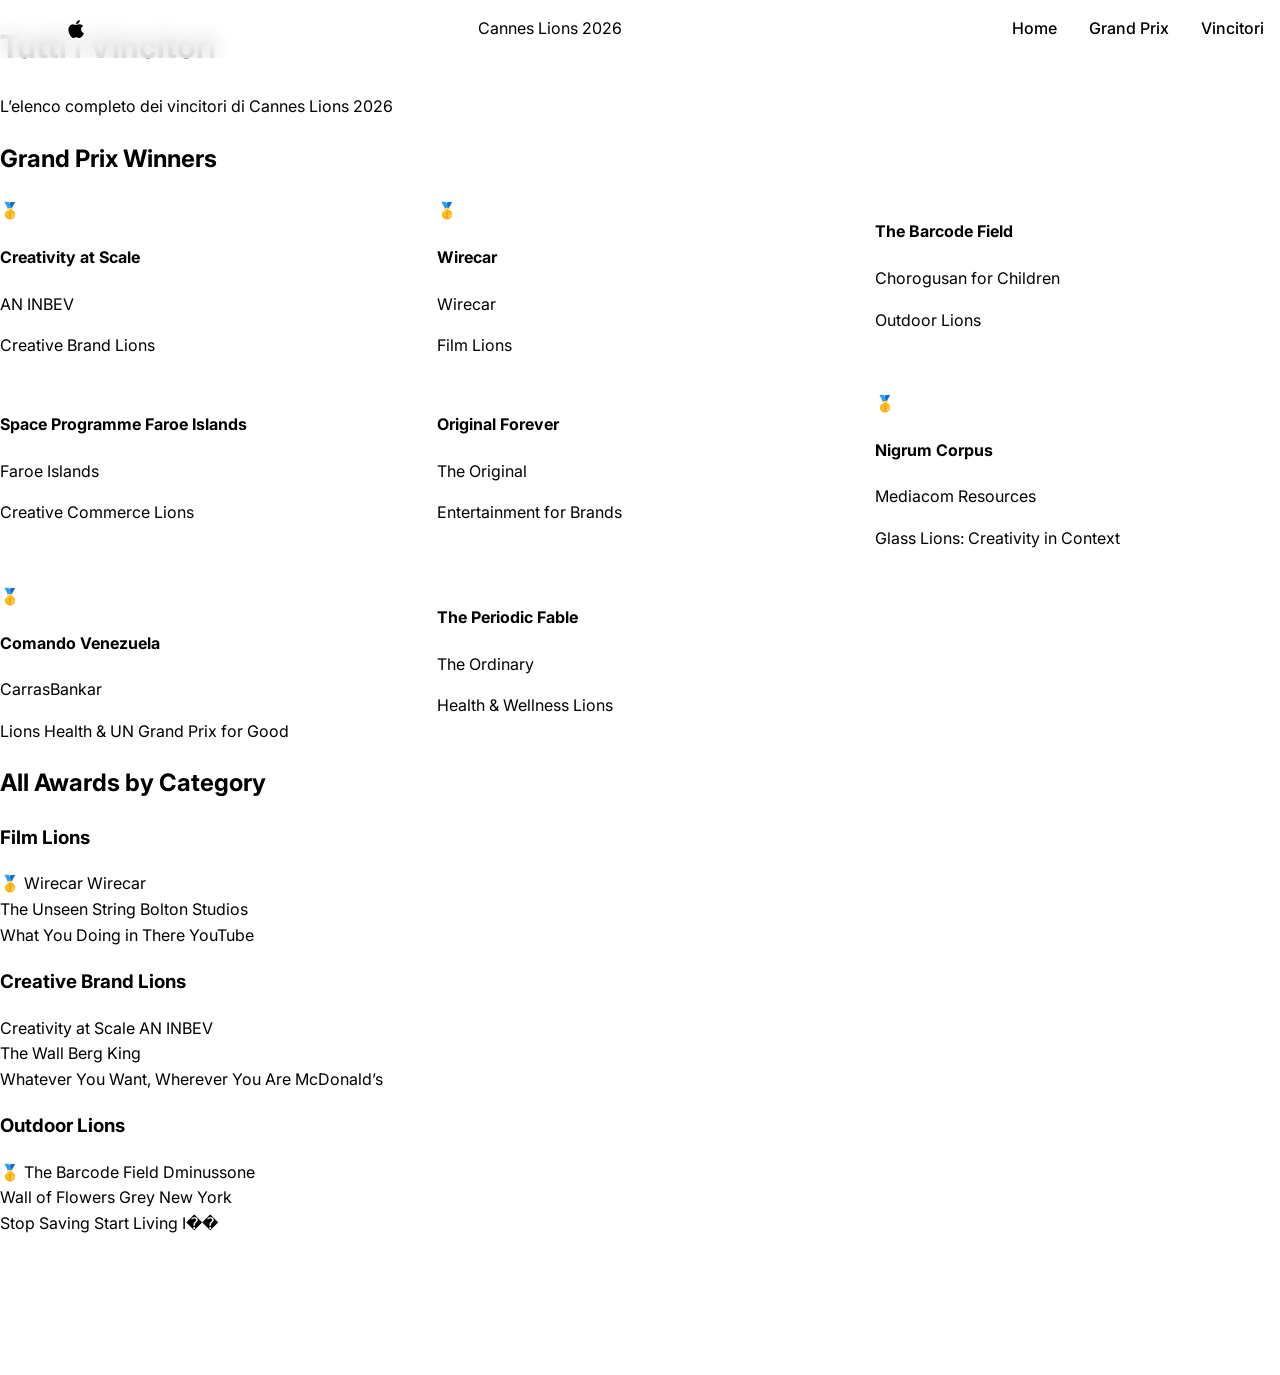
<file: all-winners.html>
<!DOCTYPE html>
<html lang="it">
<head>
    <meta charset="UTF-8">
    <meta name="viewport" content="width=device-width, initial-scale=1.0">
    <title>Tutti i Vincitori - Cannes Lions 2026</title>
    <link rel="preconnect" href="https://fonts.googleapis.com">
    <link rel="preconnect" href="https://fonts.gstatic.com" crossorigin>
    <link href="https://fonts.googleapis.com/css2?family=Inter:wght@300;400;500;600;700&display=swap" rel="stylesheet">
    <link rel="stylesheet" href="style.css">
</head>
<body>
    <!-- Navigation -->
    <nav class="global-nav">
        <div class="nav-content">
            <a href="index.html" class="nav-logo">
                <svg width="24" height="24" viewBox="0 0 24 24" fill="currentColor">
                    <path d="M17.05 20.28c-.98.95-2.05.8-3.08.35-1.09-.46-2.09-.48-3.24 0-1.44.62-2.2.44-3.06-.35C2.79 15.25 3.51 7.59 9.05 7.31c1.35.07 2.29.74 3.08.8 1.18-.24 2.31-.93 3.57-.84 1.51.12 2.65.72 3.4 1.8-3.12 1.88-2.38 5.98.75 7.13-.57 1.5-1.31 2.99-2.8 4.08zM12.03 7.25c-.15-2.23 1.66-4.07 3.74-4.25.29 2.58-2.34 4.5-3.74 4.25z"/>
                </svg>
            </a>
            Cannes Lions 2026
        </a>
            <ul class="nav-menu">
                <li><a href="index.html">Home</a></li>
                <li><a href="index.html#grand-prix">Grand Prix</a></li>
                <li><a href="all-winners.html" class="active">Vincitori</a></li>
            </ul>
        </div>
    </nav>

    <!-- Header -->
    <header class="page-header">
        <div class="container">
            <h1>Tutti i Vincitori</h1>
            <p>L’elenco completo dei vincitori di Cannes Lions 2026</p>
        </div>
    </header>

    <!-- Main Content -->
    <main class="container">
        <!-- Grand Prix -->
        <section class="awards-section">
            <h2>Grand Prix Winners</h2>
            <div class="winners-grid">
                <div class="winner-item gold">
                    <span class="medal">🥇</span>
                    <div class="winner-info">
                        <h4>Creativity at Scale</h4>
                        <p>AN INBEV</p>
                        <span class="category">Creative Brand Lions</span>
                    </div>
                </div>
                <div class="winner-item gold">
                    <span class="medal">🥇</span>
                    <div class="winner-info">
                        <h4>Wirecar</h4>
                        <p>Wirecar</p>
                        <span class="category">Film Lions</span>
                    </div>
                </div>
                <div class="winner-item gold">
                    <span class="medal"?🥇</span>
                    <div class="winner-info">
                        <h4>The Barcode Field</h4>
                        <p>Chorogusan for Children</p>
                        <span class="category">Outdoor Lions</span>
                    </div>
                </div>
                <div class="winner-item gold">
                    <span class="medal"?🥇</span>
                    <div class="winner-info">
                        <h4>Space Programme Faroe Islands</h4>
                        <p>Faroe Islands</p>
                        <span class="category">Creative Commerce Lions</span>
                    </div>
                </div>
                <div class="winner-item gold">
                    <span class="medal"?🥇</span>
                    <div class="winner-info">
                        <h4>Original Forever</h4>
                        <p>The Original</p>
                        <span class="category">Entertainment for Brands</span>
                    </div>
                </div>
                <div class="winner-item gold">
                    <span class="medal">🥇</span>
                    <div class="winner-info">
                        <h4>Nigrum Corpus</h4>
                        <p>Mediacom Resources</p>
                        <span class="category">Glass Lions: Creativity in Context</span>
                    </div>
                </div>
                <div class="winner-item gold">
                    <span class="medal">🥇</span>
                    <div class="winner-info">
                        <h4>Comando Venezuela</h4>
                        <p>CarrasBankar</p>
                        <span class="category">Lions Health & UN Grand Prix for Good</span>
                    </div>
                </div>
                <div class="winner-item gold">
                    <span class="medal"?🥇</span>
                    <div class="winner-info">
                        <h4>The Periodic Fable</h4>
                        <p>The Ordinary</p>
                        <span class="category">Health & Wellness Lions</span>
                    </div>
                </div>
            </div>
        </section>

        <!-- All Awards -->
        <section class="awards-section">
            <h2>All Awards by Category</h2>
            
            <!-- Film Lions -->
            <div class="category-awards">
                <h3>Film Lions</h3>
                <div class="award-list">
                    <div class="award-item gold">
                        <span class="medal">🥇</span>
                        <span class="award-name">Wirecar</span>
                        <span class="agency">Wirecar</span>
                    </div>
                    <div class="award-item silver">
                        <span class="medal"?🥤</span>
                        <span class="award-name">The Unseen String</span>
                        <span class="agency">Bolton Studios</span>
                    </div>
                    <div class="award-item bronze">
                        <span class="medal"?🡴</span>
                        <span class="award-name">What You Doing in There</span>
                        <span class="agency">YouTube</span>
                    </div>
                </div>
            </div>

            <!-- Creative Brand Lions -->
            <div class="category-awards">
                <h3>Creative Brand Lions</h3>
                <div class="award-list">
                    <div class="award-item gold">
                        <span class="medal"?����</span>
                        <span class="award-name">Creativity at Scale</span>
                        <span class="agency">AN INBEV</span>
                    </div>
                    <div class="award-item silver">
                        <span class="medal"?🥤</span>
                        <span class="award-name">The Wall</span>
                        <span class="agency">Berg King</span>
                    </div>
                    <div class="award-item bronze">
                        <span class="medal"?����</span>
                        <span class="award-name">Whatever You Want, Wherever You Are</span>
                        <span class="agency">McDonald’s</span>
                    </div>
                </div>
            </div>

            <!-- Outdoor Lions -->
            <div class="category-awards">
                <h3>Outdoor Lions</h3>
                <div class="award-list">
                    <div class="award-item gold">
                        <span class="medal">🥇</span>
                        <span class="award-name">The Barcode Field</span>
                        <span class="agency">Dminussone</span>
                    </div>
                    <div class="award-item silver">
                        <span class="medal"?����</span>
                        <span class="award-name">Wall of Flowers</span>
                        <span class="agency">Grey New York</span>
                    </div>
                    <div class="award-item bronze">
                        <span class="medal"?����</span>
                        <span class="award-name">Stop Saving Start Living</span>
                        <span class="agency">I��</span>
                    </div>
                </div>
            </div>
        </section>
    </main>

    <!-- Footer -->
    <footer class="footer">
        <div class="container">
            <div class="footer-bottom">
                <p>&copy; 2026 Cannes Lions. Tutti i diritti riservati.</p>
            </div>
        </div>
    </footer>

    <script src="script.js"></script>
</body>
</html>
</file>
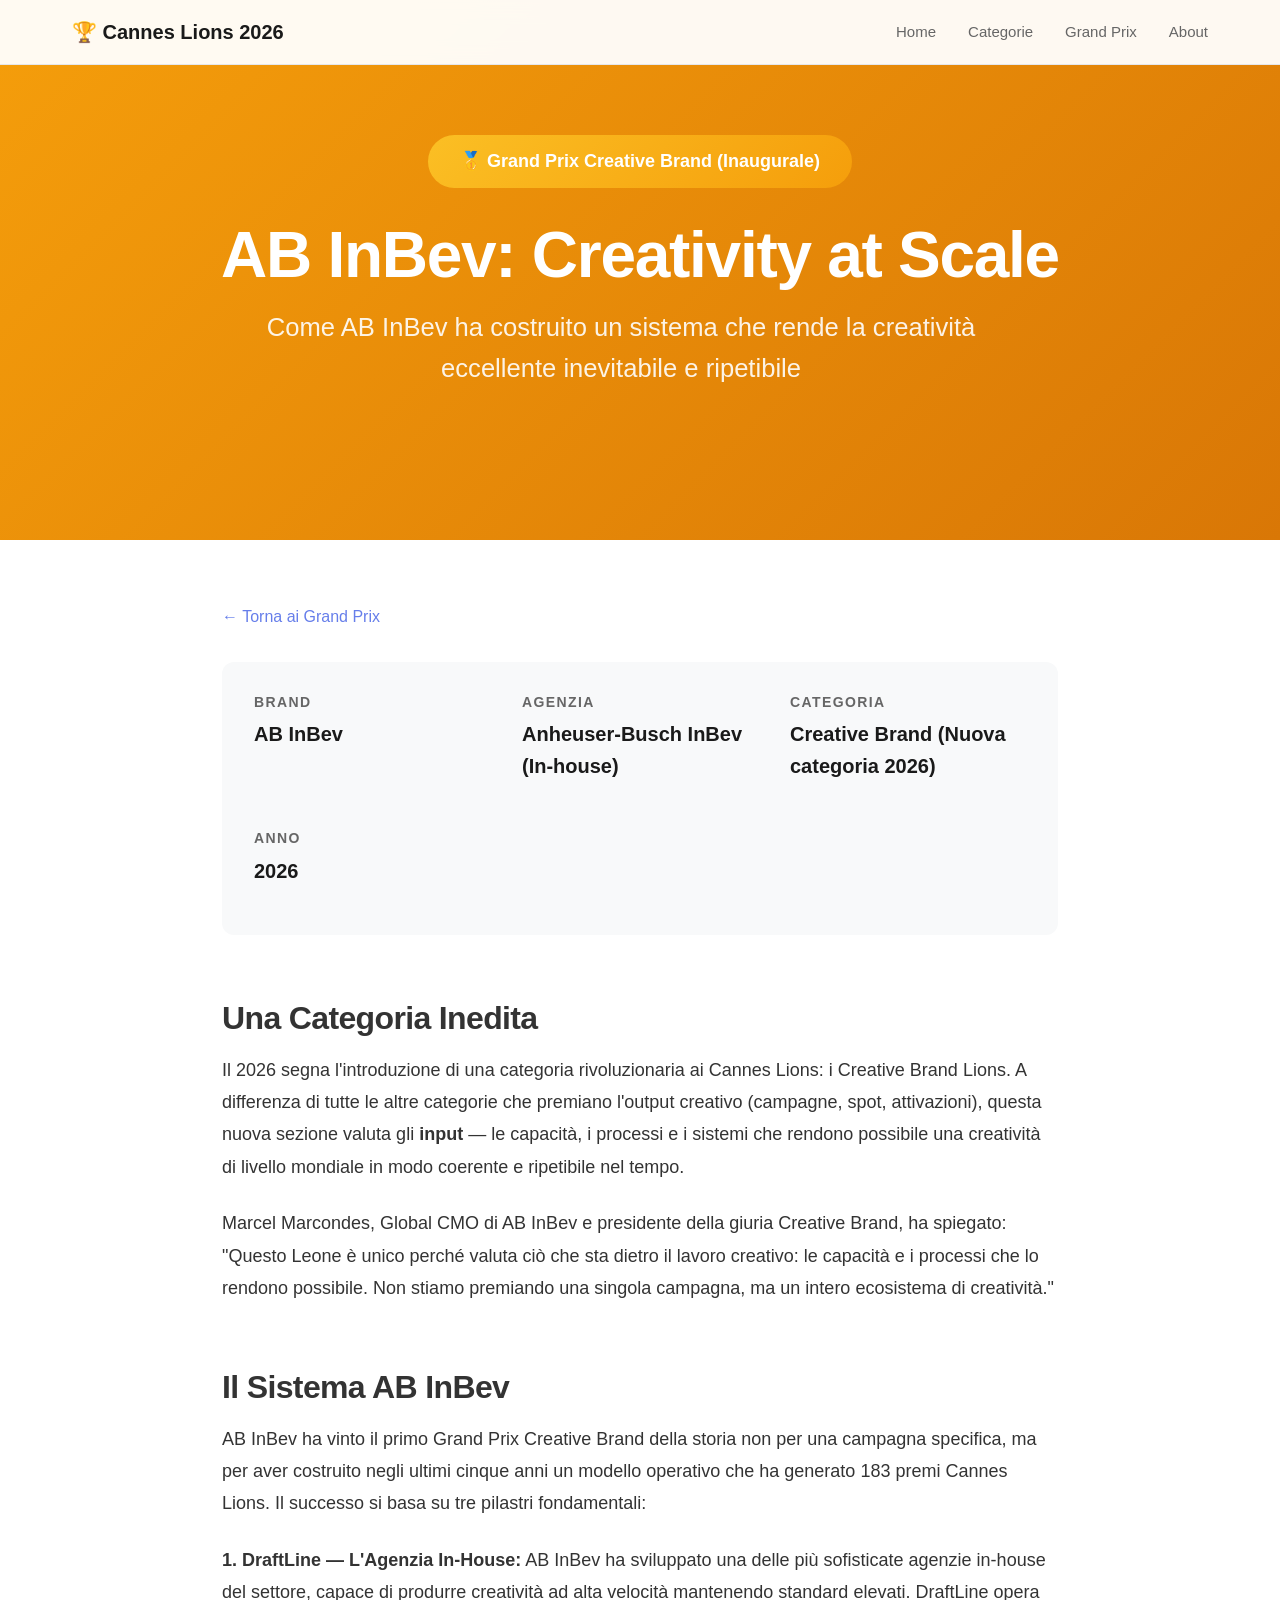
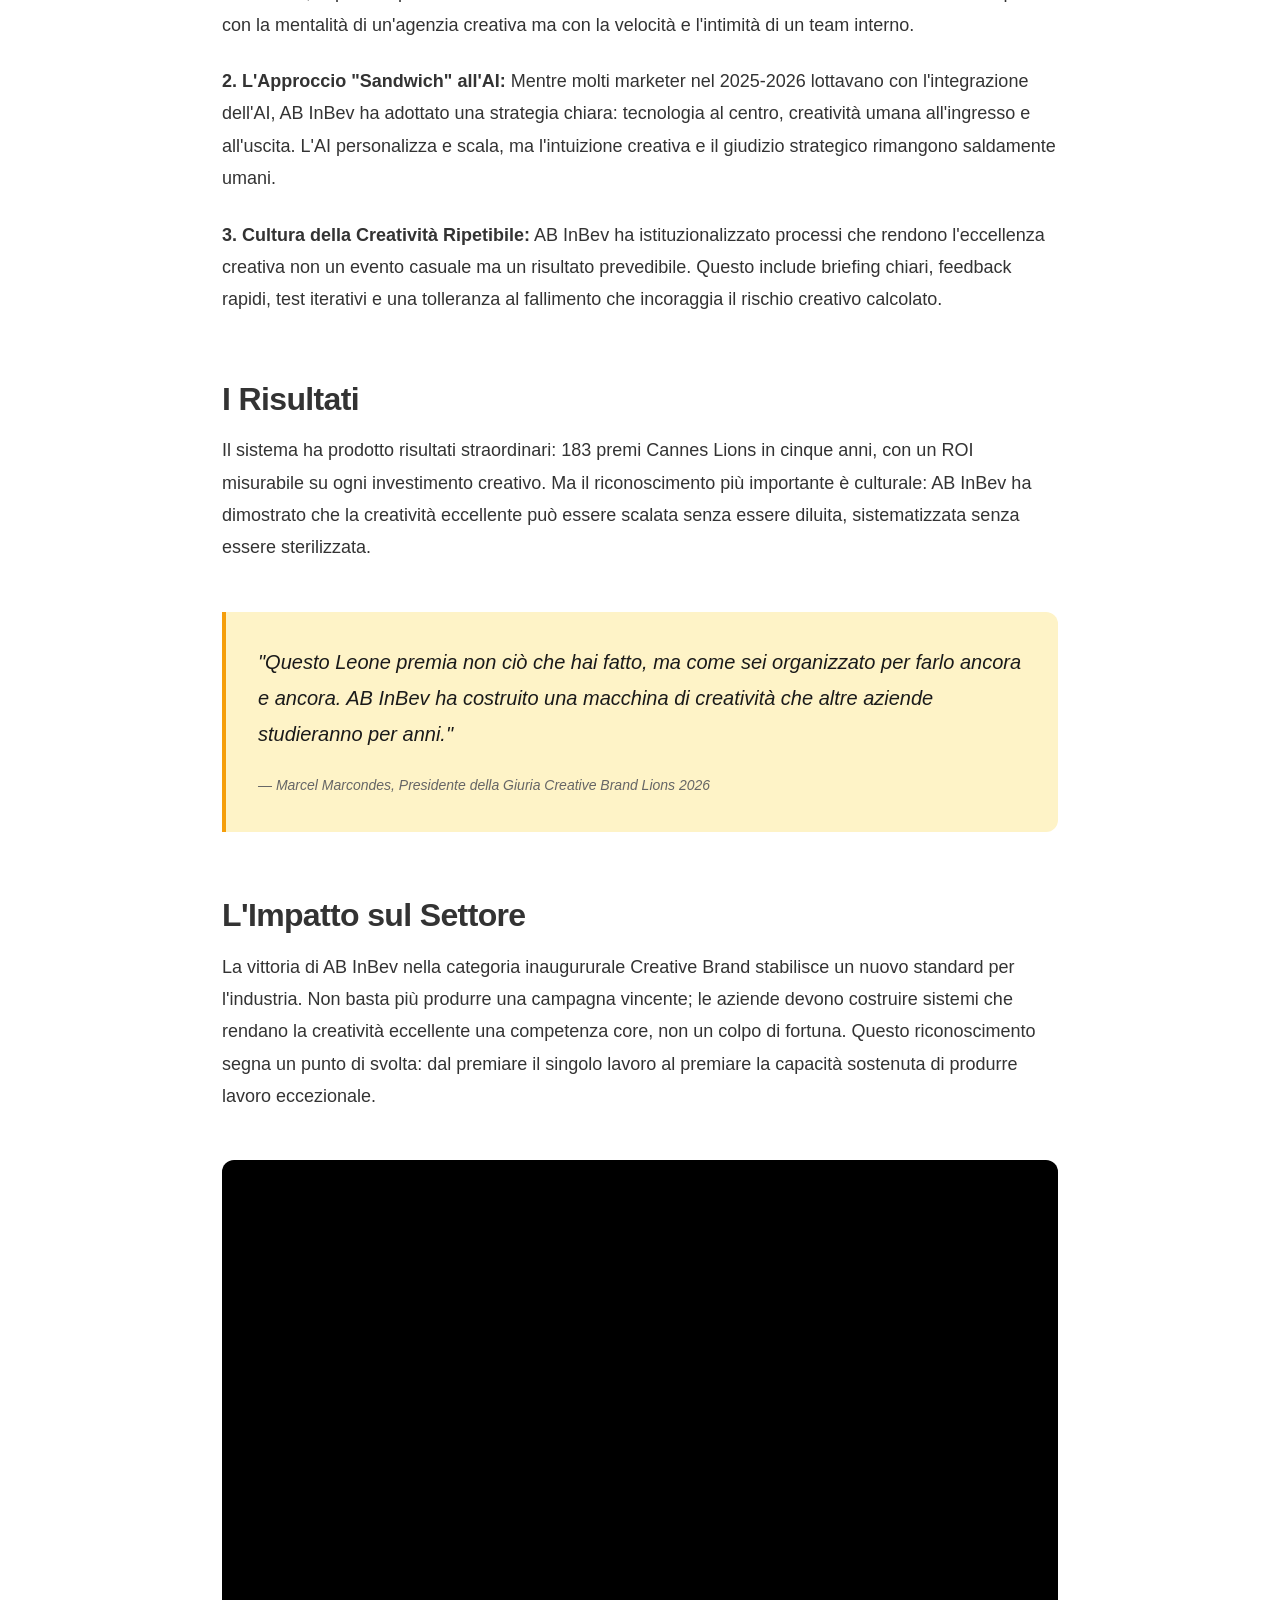
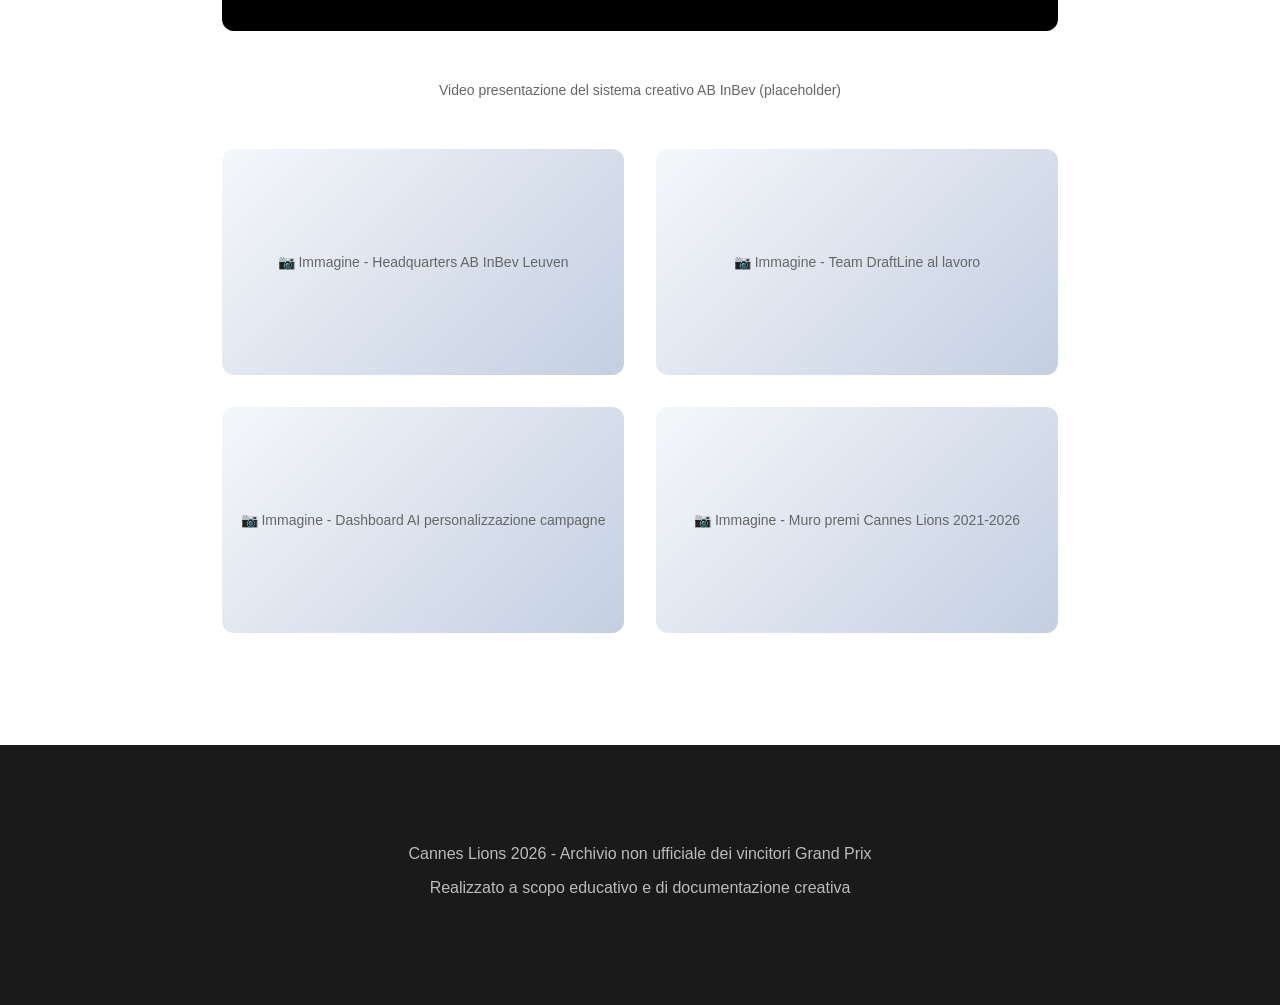
<file: case-ab-inbev.html>
<!DOCTYPE html>
<html lang="it">
<head>
    <meta charset="UTF-8">
    <meta name="viewport" content="width=device-width, initial-scale=1.0">
    <title>Cannes Lions 2026 - AB InBev Creative Brand | Grand Prix Creative Brand</title>
    <link rel="stylesheet" href="../styles.css">
    <style>
        .case-hero {
            background: linear-gradient(135deg, #f59e0b 0%, #d97706 100%);
            min-height: 60vh;
            display: flex;
            align-items: center;
            justify-content: center;
            text-align: center;
            color: white;
            padding: 2rem;
        }
        .case-hero h1 {
            font-size: clamp(2.5rem, 5vw, 4rem);
            font-weight: 700;
            margin-bottom: 1rem;
            line-height: 1.1;
        }
        .case-hero .subtitle {
            font-size: clamp(1.2rem, 2vw, 1.8rem);
            opacity: 0.9;
            max-width: 800px;
        }
        .case-content {
            max-width: 900px;
            margin: 0 auto;
            padding: 4rem 2rem;
        }
        .case-meta {
            display: grid;
            grid-template-columns: repeat(auto-fit, minmax(200px, 1fr));
            gap: 2rem;
            margin-bottom: 4rem;
            padding: 2rem;
            background: #f8f9fa;
            border-radius: 12px;
        }
        .case-meta-item h3 {
            font-size: 0.875rem;
            text-transform: uppercase;
            letter-spacing: 0.1em;
            color: #666;
            margin-bottom: 0.5rem;
        }
        .case-meta-item p {
            font-size: 1.25rem;
            font-weight: 600;
            color: #1a1a1a;
        }
        .case-description {
            font-size: 1.125rem;
            line-height: 1.8;
            color: #333;
            margin-bottom: 3rem;
        }
        .case-description p {
            margin-bottom: 1.5rem;
        }
        .video-container {
            position: relative;
            padding-bottom: 56.25%;
            height: 0;
            overflow: hidden;
            border-radius: 12px;
            background: #000;
            margin: 3rem 0;
        }
        .video-container iframe {
            position: absolute;
            top: 0;
            left: 0;
            width: 100%;
            height: 100%;
            border: none;
        }
        .image-gallery {
            display: grid;
            grid-template-columns: repeat(auto-fit, minmax(300px, 1fr));
            gap: 2rem;
            margin: 3rem 0;
        }
        .image-gallery-item {
            aspect-ratio: 16/9;
            background: linear-gradient(135deg, #f5f7fa 0%, #c3cfe2 100%);
            border-radius: 12px;
            display: flex;
            align-items: center;
            justify-content: center;
            color: #666;
            font-size: 0.875rem;
        }
        .award-badge {
            display: inline-block;
            background: linear-gradient(135deg, #fbbf24 0%, #f59e0b 100%);
            color: white;
            padding: 0.75rem 2rem;
            border-radius: 50px;
            font-weight: 600;
            font-size: 1.125rem;
            margin-bottom: 2rem;
        }
        .back-link {
            display: inline-flex;
            align-items: center;
            gap: 0.5rem;
            color: #667eea;
            text-decoration: none;
            font-weight: 500;
            margin-bottom: 2rem;
            transition: gap 0.2s;
        }
        .back-link:hover {
            gap: 0.75rem;
        }
        .quote-box {
            border-left: 4px solid #f59e0b;
            padding: 2rem;
            margin: 3rem 0;
            background: #fef3c7;
            border-radius: 0 12px 12px 0;
        }
        .quote-box blockquote {
            font-size: 1.25rem;
            font-style: italic;
            color: #1a1a1a;
            margin-bottom: 1rem;
        }
        .quote-box cite {
            color: #666;
            font-size: 0.875rem;
        }
    </style>
</head>
<body>
    <nav class="navbar">
        <div class="nav-container">
            <a href="../index.html" class="nav-logo">🏆 Cannes Lions 2026</a>
            <div class="nav-links">
                <a href="../index.html">Home</a>
                <a href="../categories.html">Categorie</a>
                <a href="../grand-prix.html">Grand Prix</a>
                <a href="../about.html">About</a>
            </div>
        </div>
    </nav>

    <header class="case-hero">
        <div>
            <span class="award-badge">🥇 Grand Prix Creative Brand (Inaugurale)</span>
            <h1>AB InBev: Creativity at Scale</h1>
            <p class="subtitle">Come AB InBev ha costruito un sistema che rende la creatività eccellente inevitabile e ripetibile</p>
        </div>
    </header>

    <main class="case-content">
        <a href="../grand-prix.html" class="back-link">← Torna ai Grand Prix</a>

        <div class="case-meta">
            <div class="case-meta-item">
                <h3>Brand</h3>
                <p>AB InBev</p>
            </div>
            <div class="case-meta-item">
                <h3>Agenzia</h3>
                <p>Anheuser-Busch InBev (In-house)</p>
            </div>
            <div class="case-meta-item">
                <h3>Categoria</h3>
                <p>Creative Brand (Nuova categoria 2026)</p>
            </div>
            <div class="case-meta-item">
                <h3>Anno</h3>
                <p>2026</p>
            </div>
        </div>

        <section class="case-description">
            <h2>Una Categoria Inedita</h2>
            <p>Il 2026 segna l'introduzione di una categoria rivoluzionaria ai Cannes Lions: i Creative Brand Lions. A differenza di tutte le altre categorie che premiano l'output creativo (campagne, spot, attivazioni), questa nuova sezione valuta gli <strong>input</strong> — le capacità, i processi e i sistemi che rendono possibile una creatività di livello mondiale in modo coerente e ripetibile nel tempo.</p>

            <p>Marcel Marcondes, Global CMO di AB InBev e presidente della giuria Creative Brand, ha spiegato: "Questo Leone è unico perché valuta ciò che sta dietro il lavoro creativo: le capacità e i processi che lo rendono possibile. Non stiamo premiando una singola campagna, ma un intero ecosistema di creatività."</p>

            <h2>Il Sistema AB InBev</h2>
            <p>AB InBev ha vinto il primo Grand Prix Creative Brand della storia non per una campagna specifica, ma per aver costruito negli ultimi cinque anni un modello operativo che ha generato 183 premi Cannes Lions. Il successo si basa su tre pilastri fondamentali:</p>

            <p><strong>1. DraftLine — L'Agenzia In-House:</strong> AB InBev ha sviluppato una delle più sofisticate agenzie in-house del settore, capace di produrre creatività ad alta velocità mantenendo standard elevati. DraftLine opera con la mentalità di un'agenzia creativa ma con la velocità e l'intimità di un team interno.</p>

            <p><strong>2. L'Approccio "Sandwich" all'AI:</strong> Mentre molti marketer nel 2025-2026 lottavano con l'integrazione dell'AI, AB InBev ha adottato una strategia chiara: tecnologia al centro, creatività umana all'ingresso e all'uscita. L'AI personalizza e scala, ma l'intuizione creativa e il giudizio strategico rimangono saldamente umani.</p>

            <p><strong>3. Cultura della Creatività Ripetibile:</strong> AB InBev ha istituzionalizzato processi che rendono l'eccellenza creativa non un evento casuale ma un risultato prevedibile. Questo include briefing chiari, feedback rapidi, test iterativi e una tolleranza al fallimento che incoraggia il rischio creativo calcolato.</p>

            <h2>I Risultati</h2>
            <p>Il sistema ha prodotto risultati straordinari: 183 premi Cannes Lions in cinque anni, con un ROI misurabile su ogni investimento creativo. Ma il riconoscimento più importante è culturale: AB InBev ha dimostrato che la creatività eccellente può essere scalata senza essere diluita, sistematizzata senza essere sterilizzata.</p>

            <div class="quote-box">
                <blockquote>"Questo Leone premia non ciò che hai fatto, ma come sei organizzato per farlo ancora e ancora. AB InBev ha costruito una macchina di creatività che altre aziende studieranno per anni."</blockquote>
                <cite>— Marcel Marcondes, Presidente della Giuria Creative Brand Lions 2026</cite>
            </div>

            <h2>L'Impatto sul Settore</h2>
            <p>La vittoria di AB InBev nella categoria inaugururale Creative Brand stabilisce un nuovo standard per l'industria. Non basta più produrre una campagna vincente; le aziende devono costruire sistemi che rendano la creatività eccellente una competenza core, non un colpo di fortuna. Questo riconoscimento segna un punto di svolta: dal premiare il singolo lavoro al premiare la capacità sostenuta di produrre lavoro eccezionale.</p>
        </section>

        <div class="video-container">
            <!-- Placeholder per video YouTube -->
            <iframe src="https://www.youtube.com/embed/PLACEHOLDER_VIDEO_ID" title="AB InBev Creative Brand Grand Prix Video" allow="accelerometer; autoplay; clipboard-write; encrypted-media; gyroscope; picture-in-picture" allowfullscreen></iframe>
        </div>
        <p style="text-align: center; color: #666; font-size: 0.875rem;">Video presentazione del sistema creativo AB InBev (placeholder)</p>

        <div class="image-gallery">
            <div class="image-gallery-item">
                <span>📷 Immagine - Headquarters AB InBev Leuven</span>
            </div>
            <div class="image-gallery-item">
                <span>📷 Immagine - Team DraftLine al lavoro</span>
            </div>
            <div class="image-gallery-item">
                <span>📷 Immagine - Dashboard AI personalizzazione campagne</span>
            </div>
            <div class="image-gallery-item">
                <span>📷 Immagine - Muro premi Cannes Lions 2021-2026</span>
            </div>
        </div>
    </main>

    <footer class="footer">
        <div class="footer-container">
            <p>Cannes Lions 2026 - Archivio non ufficiale dei vincitori Grand Prix</p>
            <p>Realizzato a scopo educativo e di documentazione creativa</p>
        </div>
    </footer>
</body>
</html>
</file>
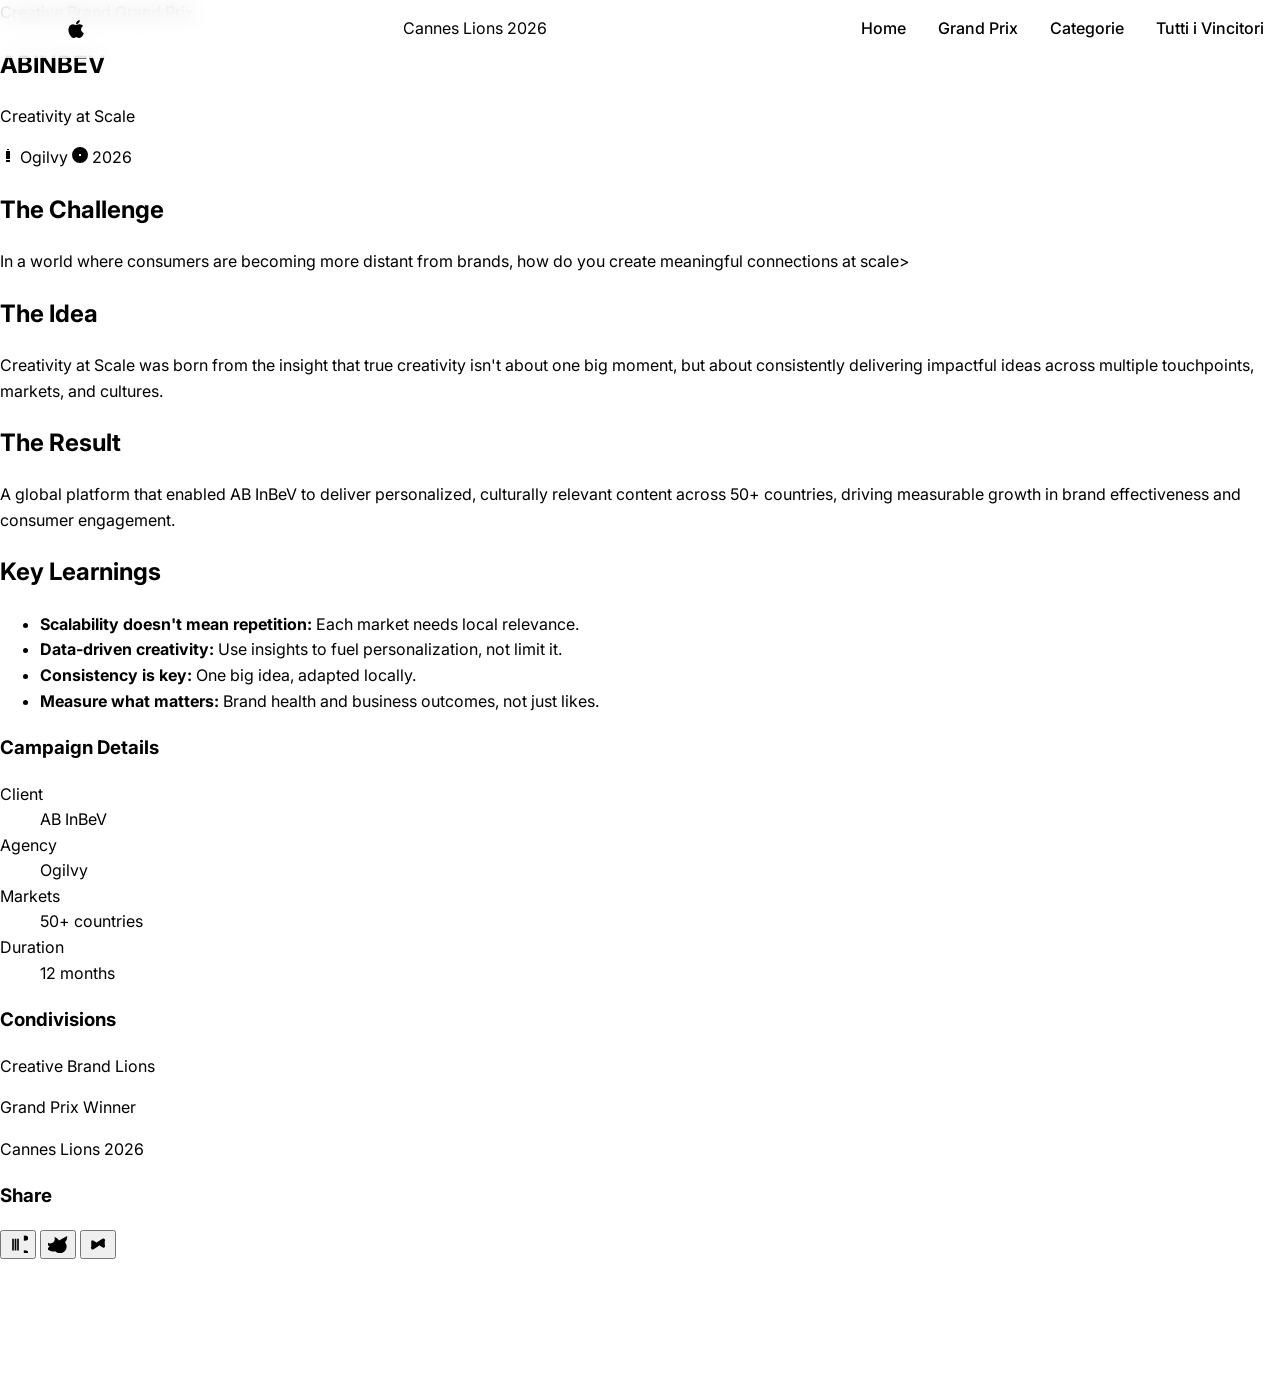
<file: case-abinbev.html>
<!DOCTYPE html>
<html lang="it">
<head>
    <meta charset="UTF-8">
    <meta name="viewport" content="width=device-width, initial-scale=1.0">
    <title>ABINBEV - Creative Brand Grand Prix | Cannes Lions 2026</title>
    <link rel="preconnect" href="https://fonts.googleapis.com">
    <link rel="preconnect" href="https://fonts.gstatic.com" crossorigin>
    <link href="https://fonts.googleapis.com/css2?family=Inter:wght@300;400;500;600;700&display=swap" rel="stylesheet">
    <link rel="stylesheet" href="style.css">
</head>
<body>
    <!-- Navigation -->
    <nav class="global-nav">
        <div class="nav-content">
            <a href="index.html" class="nav-logo">
                <svg width="24" height="24" viewBox="0 0 24 24" fill="currentColor">
                    <path d="M17.05 20.28c-.98.95-2.05.8-3.08.35-1.09-.46-2.09-.48-3.24 0-1.44.62-2.2.44-3.06-.35C2.79 15.25 3.51 7.59 9.05 7.31c1.35.07 2.29.74 3.08.8 1.18-.24 2.31-.93 3.57-.84 1.51.12 2.65.72 3.4 1.8-3.12 1.88-2.38 5.98.75 7.13-.57 1.5-1.31 2.99-2.8 4.08zM12.03 7.25c-.15-2.23 1.66-4.07 3.74-4.25.29 2.58-2.34 4.5-3.74 4.25z"/>
                </svg>
            </a>
            Cannes Lions 2026
        </a>
            <ul class="nav-menu">
                <li><a href="index.html">Home</a></li>
                <li><a href="index.html#grand-prix">Grand Prix</a></li>
                <li><a href="index.html#categories">Categorie</a></li>
                <li><a href="index.html#all-winners">Tutti i Vincitori</a></li>
            </ul>
        </div>
    </nav>

    <!-- Case Study Hero -->
    <section class="case-hero">
        <div class="case-content">
            <span class="case-badge">Creative Brand Grand Prix</span>
            <h1>ABINBEV</h1>
            <p class="case-tagline">Creativity at Scale</p>
            <div class="case-meta">
                <span class="meta-item">
                    <svg width="16" height="16" viewBox="0 0 16 16" fill="currentColor">
                        <path d="M10 15H6v-2h4v2zm0-3H6V4h4v8zM7 2V3h2v-1H7z"/>
                    </svg>
                    Ogilvy
                </span>
                <span class="meta-item">
                    <svg width="16" height="16" viewBox="0 0 16 16" fill="currentColor">
                        <path d="M8 16a8 8 0 110-16 8 8 0 010 16zm-1-9v2h2V7h-vbzm0-4v2h2V3h-2v2z"/>
                    </svg>
                    2026
                </span>
            </div>
        </div>
    </section>

    <!-- Main Content -->
    <main class="case-main">
        <div class="case-grid">
            <!-- Left Content -->
            <div class="case-content">
                <section class="case-section">
                    <h2>The Challenge</h2>
                    <p>In a world where consumers are becoming more distant from brands, how do you create meaningful connections at scale></p>
                </section>

                <section class="case-section">
                    <h2>The Idea</h2>
                    <p>Creativity at Scale was born from the insight that true creativity isn't about one big moment, but about consistently delivering impactful ideas across multiple touchpoints, markets, and cultures.</p>
                </section>

                <section class="case-section">
                    <h2>The Result</h2>
                    <p>A global platform that enabled AB InBeV to deliver personalized, culturally relevant content across 50+ countries, driving measurable growth in brand effectiveness and consumer engagement.</p>
                </section>

                <section class="case-section">
                    <h2>Key Learnings</h2>
                    <ul class="learnings-list">
                        <li><strong>Scalability doesn't mean repetition:</strong> Each market needs local relevance.</li>
                        <li><strong>Data-driven creativity:</strong> Use insights to fuel personalization, not limit it.</li>
                        <li><strong>Consistency is key:</strong> One big idea, adapted locally.</li>
                        <li><strong>Measure what matters:</strong> Brand health and business outcomes, not just likes.</li>
                    </ul>
                </section>
            </div>

            <!-- Sidebar -->
            <aside class="case-sidebar">
                <div class="sidebar-card">
                    <h3>Campaign Details</h3>
                    <dl>
                        <dt>Client</dt>
                        <dd>AB InBeV</dd>
                        <dt>Agency</dt>
                        <dd>Ogilvy</dd>
                        <dt>Markets</dt>
                        <dd>50+ countries</dd>
                        <dt>Duration</dt>
                        <dd>12 months</dd>
                    </dl>
                </div>

                <div class="sidebar-card">
                    <h3>Condivisions</h3>
                    <p>Creative Brand Lions</p>
                    <p>Grand Prix Winner</p>
                    <p>Cannes Lions 2026</p>
                </div>

                <div class="sidebar-card">
                    <h3>Share</h3>
                    <div class="share-buttons">
                        <button class="share-btn" title="Share on LinkedIn">
<svg width="20" height="20" viewBox="0 0 24 24" fill="currentColor"><path d="M19 3a2.9 1.7 0 0 10 6.4v11.3a2.9 1.7 0 0 10 6.6v-18zM5 7h2v14H5V7zm3 0h2v14H8V7zm3 0h2v14h-2V7z"/></svg>
                        </button>
                        <button class="share-btn" title="Share on Twitter"><svg width="20" height="20" viewBox="0 0 24 24" fill="currentColor"><path d="M23 3.5a9 9 0 0 1-2.6 7.6c3.5 4.5 1.9 9.5-1.5 11.8c-3.3 2.3-7.5 1.5-10.2-1.1-5.5 1.6-9.8-1.5-9.8-5.5c0 1.8 1.2 3.4 2.9 4.4c-1.6 0-3.1-1.1-3.6-2.7 1.6.2 3.1-.7 3.8-2c-1.6-.3-2.8-1.8-2.8-3.5 0 .9.4 1.7 1.1 2.2-1.1-.1-2.1-1.2-2.1-2.5 0-.7.2-1.3.5-1.8 1.9 2.4 5.2 2.7 7.4 1.1 2.1-1.6 2.5-4.5 1.6-6.6 2.1.7 4.1 2.2 5.5 4.1z"/></svg></button>
                        <button class="share-btn" title="Copy Link"><svg width="20" height="20" viewBox="0 0 24 24" fill="currentColor"><path d="M3.9 9.6a2 2 0 0 1 2.8-.4l5.6 3.4a2 2 0 0 1 0 3.4l-5.6 3.4a2 2 0 0 1-2.8-2.8V0zm16.2 4.8a2 2 0 0 1-2.8 2.8l-5.6-3.4a2 2 0 0 1 0-3.4l5.6-3.4a2 2 0 0 1 2.8 2.8v6.6z"/></svg></button>
                    </div>
                </div>
            </aside>
        </div>
    </main>

    <!-- Footer -->
    <footer class="footer">
        <div class="container">
            <div class="footer-bottom">
                <p>&copy; 2026 Cannes Lions. Tutti i diritti riservati.</p>
            </div>
        </div>
    </footer>

    <script src="script.js"></script>
</body>
</html>
</file>
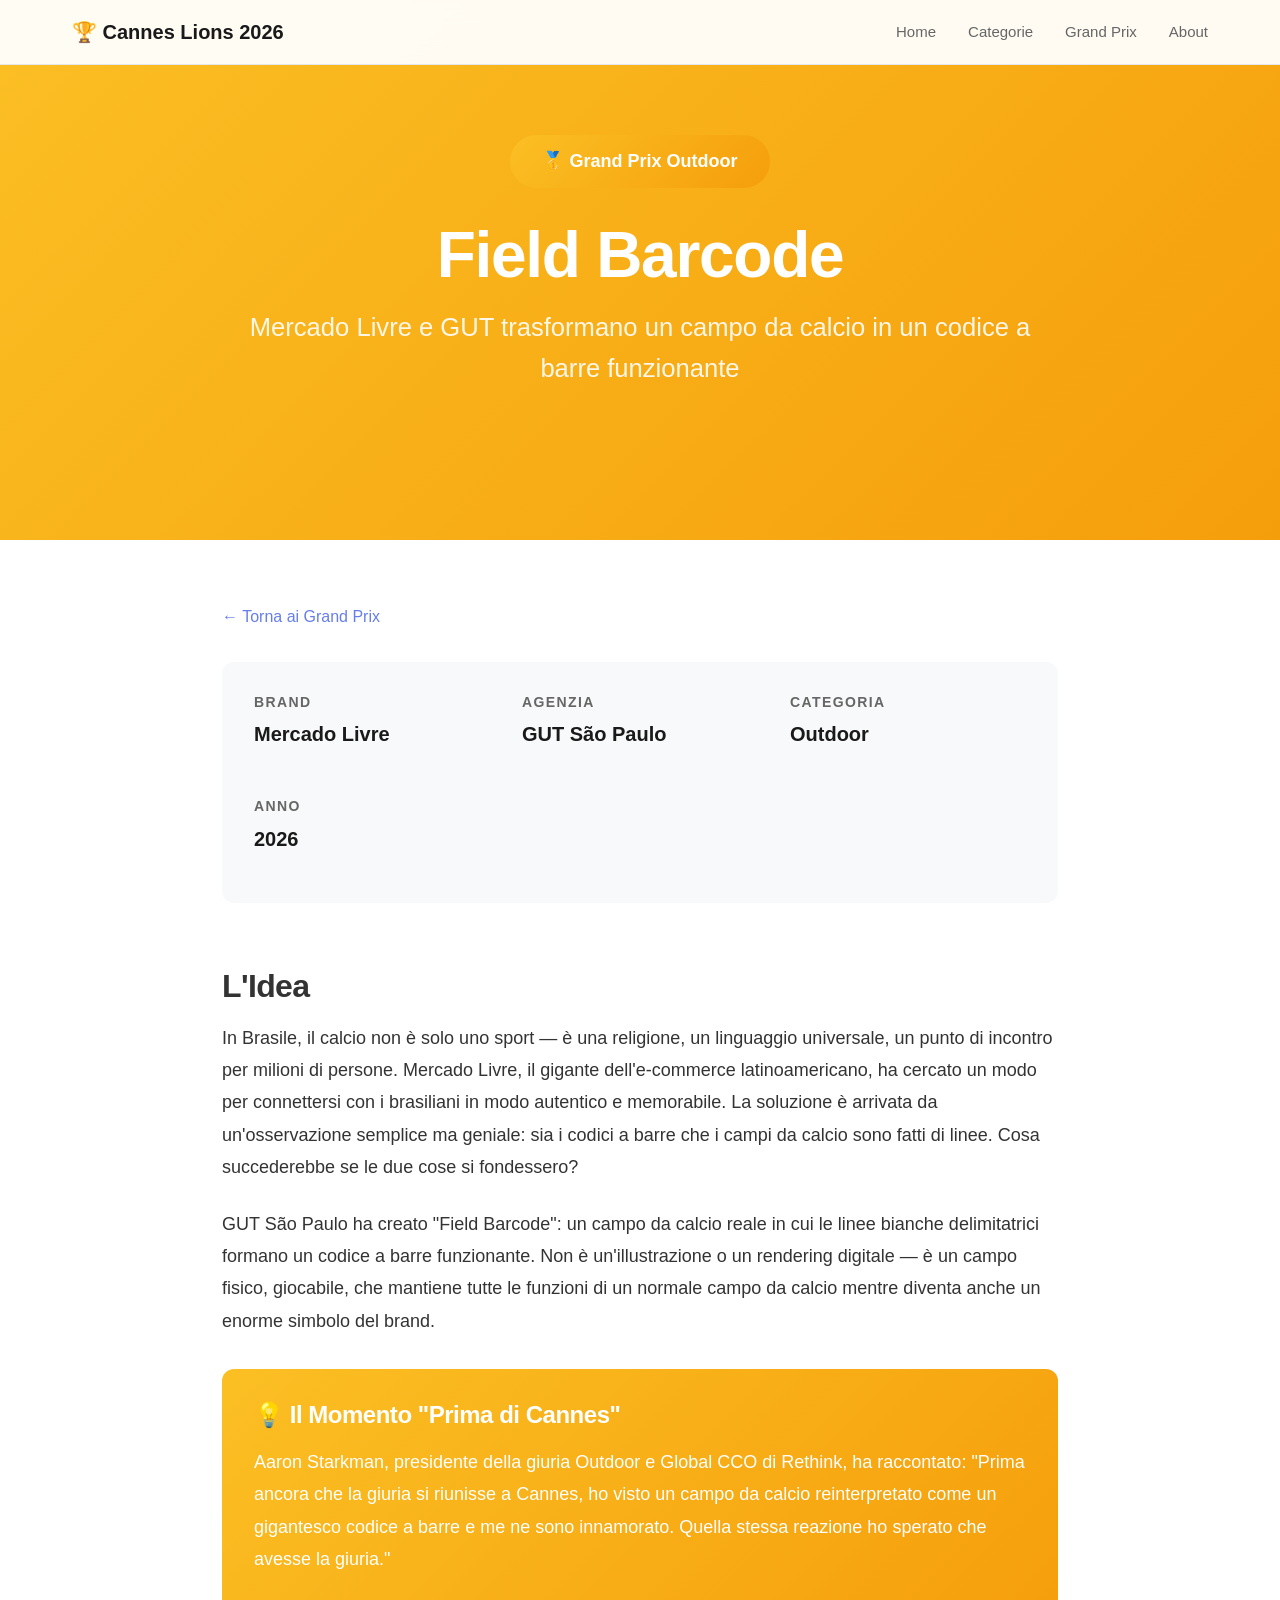
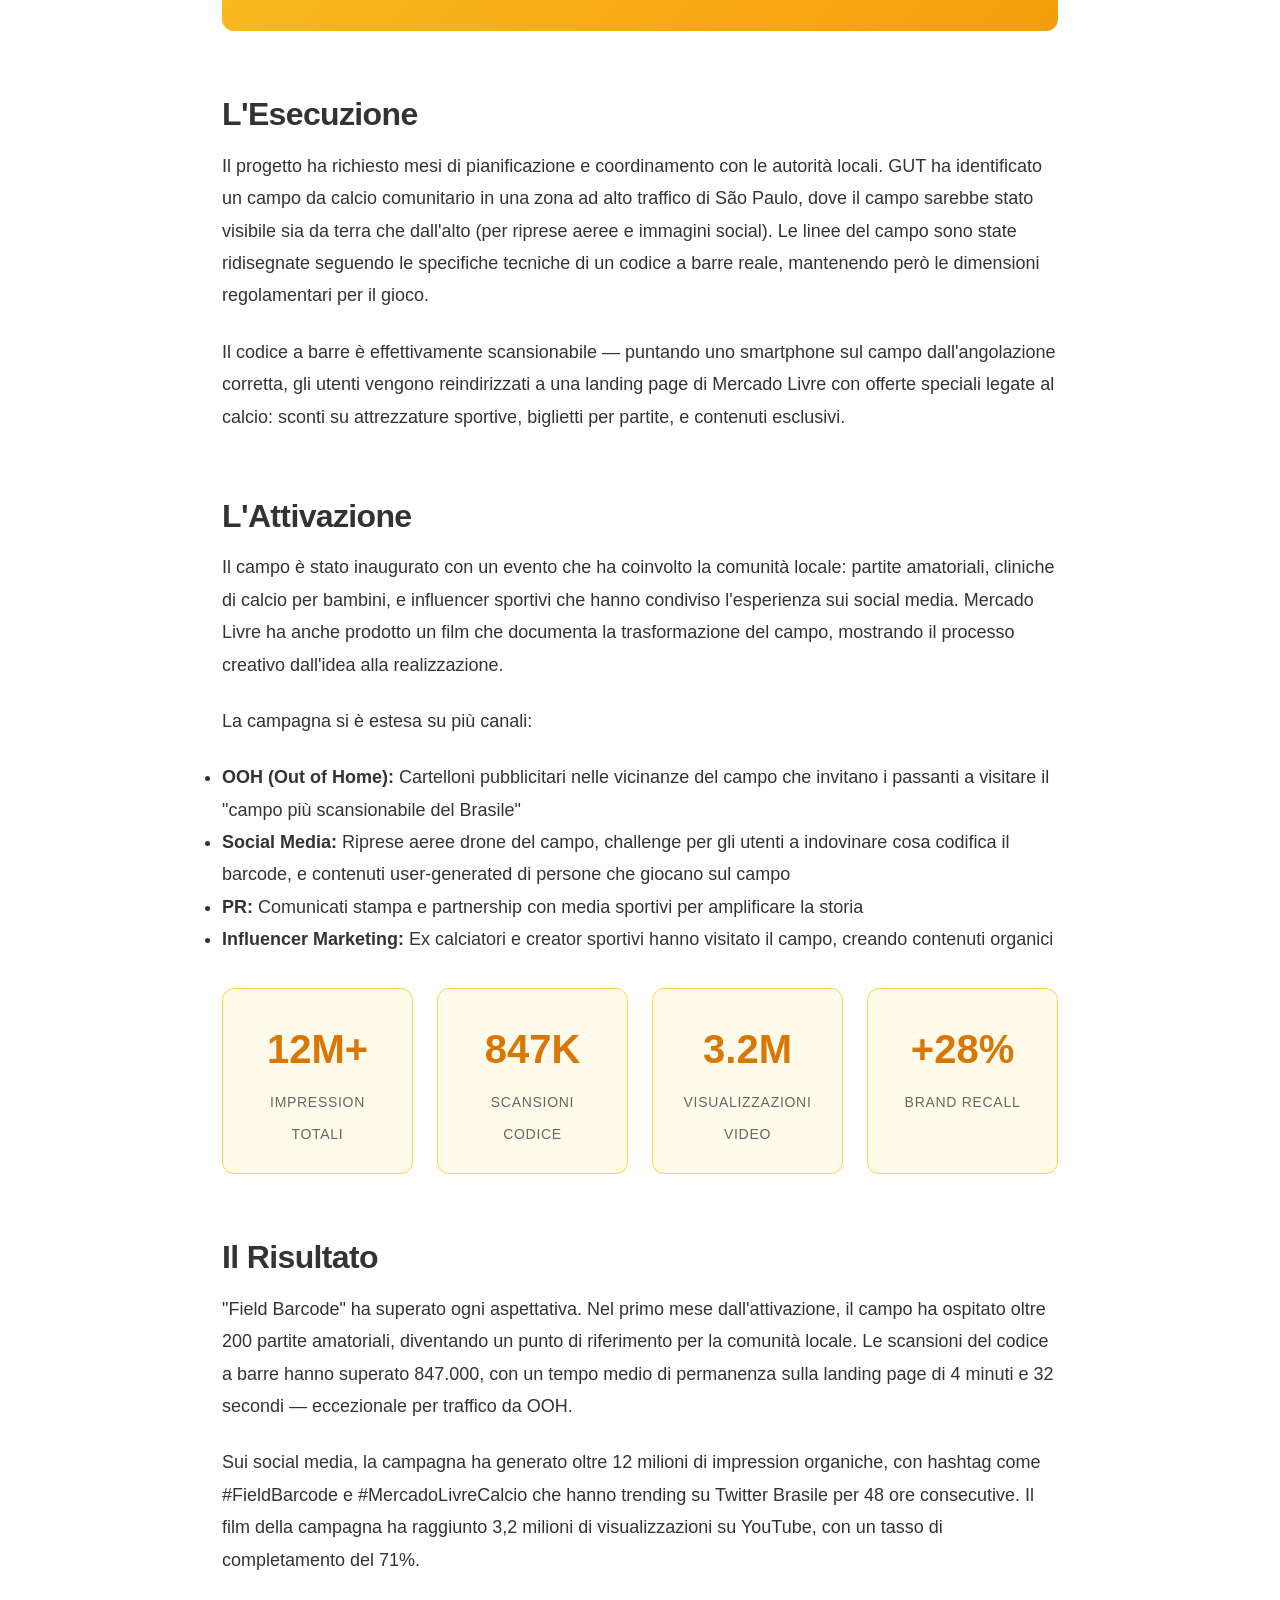
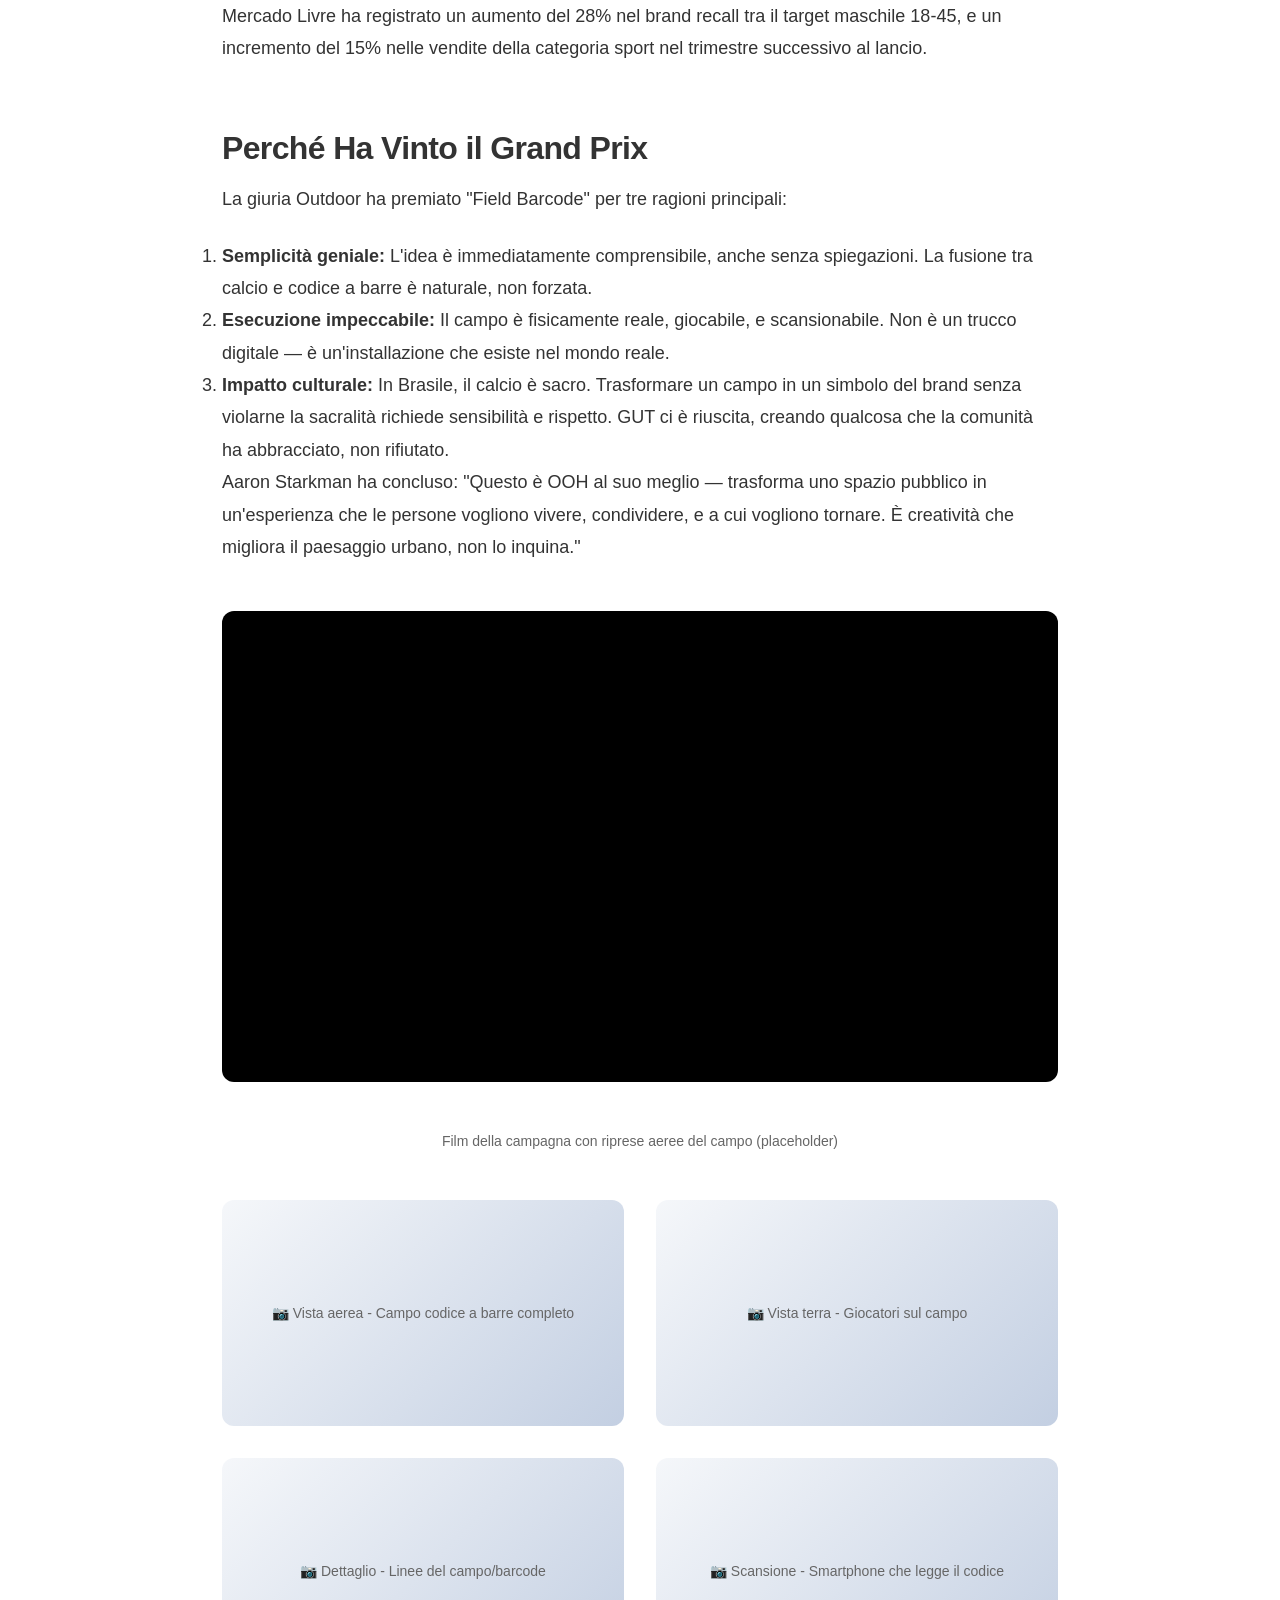
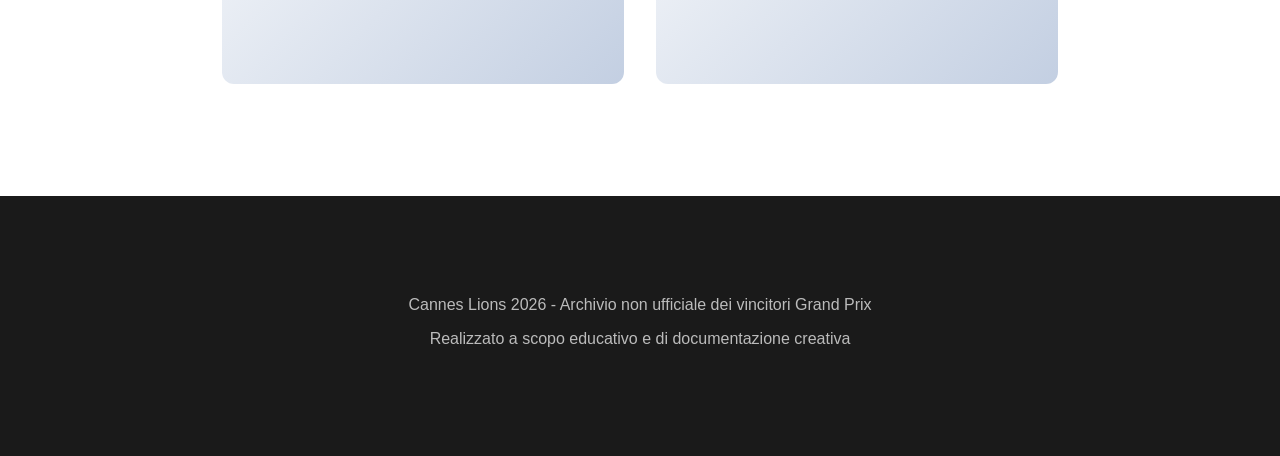
<file: case-barcode.html>
<!DOCTYPE html>
<html lang="it">
<head>
    <meta charset="UTF-8">
    <meta name="viewport" content="width=device-width, initial-scale=1.0">
    <title>Cannes Lions 2026 - Mercado Livre Field Barcode | Grand Prix Outdoor</title>
    <link rel="stylesheet" href="../styles.css">
    <style>
        .case-hero {
            background: linear-gradient(135deg, #fbbf24 0%, #f59e0b 100%);
            min-height: 60vh;
            display: flex;
            align-items: center;
            justify-content: center;
            text-align: center;
            color: white;
            padding: 2rem;
        }
        .case-hero h1 {
            font-size: clamp(2.5rem, 5vw, 4rem);
            font-weight: 700;
            margin-bottom: 1rem;
            line-height: 1.1;
        }
        .case-hero .subtitle {
            font-size: clamp(1.2rem, 2vw, 1.8rem);
            opacity: 0.9;
            max-width: 800px;
        }
        .case-content {
            max-width: 900px;
            margin: 0 auto;
            padding: 4rem 2rem;
        }
        .case-meta {
            display: grid;
            grid-template-columns: repeat(auto-fit, minmax(200px, 1fr));
            gap: 2rem;
            margin-bottom: 4rem;
            padding: 2rem;
            background: #f8f9fa;
            border-radius: 12px;
        }
        .case-meta-item h3 {
            font-size: 0.875rem;
            text-transform: uppercase;
            letter-spacing: 0.1em;
            color: #666;
            margin-bottom: 0.5rem;
        }
        .case-meta-item p {
            font-size: 1.25rem;
            font-weight: 600;
            color: #1a1a1a;
        }
        .case-description {
            font-size: 1.125rem;
            line-height: 1.8;
            color: #333;
            margin-bottom: 3rem;
        }
        .case-description p {
            margin-bottom: 1.5rem;
        }
        .video-container {
            position: relative;
            padding-bottom: 56.25%;
            height: 0;
            overflow: hidden;
            border-radius: 12px;
            background: #000;
            margin: 3rem 0;
        }
        .video-container iframe {
            position: absolute;
            top: 0;
            left: 0;
            width: 100%;
            height: 100%;
            border: none;
        }
        .image-gallery {
            display: grid;
            grid-template-columns: repeat(auto-fit, minmax(300px, 1fr));
            gap: 2rem;
            margin: 3rem 0;
        }
        .image-gallery-item {
            aspect-ratio: 16/9;
            background: linear-gradient(135deg, #f5f7fa 0%, #c3cfe2 100%);
            border-radius: 12px;
            display: flex;
            align-items: center;
            justify-content: center;
            color: #666;
            font-size: 0.875rem;
        }
        .award-badge {
            display: inline-block;
            background: linear-gradient(135deg, #fbbf24 0%, #f59e0b 100%);
            color: white;
            padding: 0.75rem 2rem;
            border-radius: 50px;
            font-weight: 600;
            font-size: 1.125rem;
            margin-bottom: 2rem;
        }
        .back-link {
            display: inline-flex;
            align-items: center;
            gap: 0.5rem;
            color: #667eea;
            text-decoration: none;
            font-weight: 500;
            margin-bottom: 2rem;
            transition: gap 0.2s;
        }
        .back-link:hover {
            gap: 0.75rem;
        }
        .highlight-box {
            background: linear-gradient(135deg, #fbbf24 0%, #f59e0b 100%);
            color: white;
            padding: 2rem;
            border-radius: 12px;
            margin: 2rem 0;
        }
        .highlight-box h3 {
            font-size: 1.5rem;
            margin-bottom: 1rem;
        }
        .stat-grid {
            display: grid;
            grid-template-columns: repeat(auto-fit, minmax(150px, 1fr));
            gap: 1.5rem;
            margin: 2rem 0;
        }
        .stat-item {
            text-align: center;
            padding: 1.5rem;
            background: #fffbeb;
            border-radius: 12px;
            border: 1px solid #fcd34d;
        }
        .stat-number {
            font-size: 2.5rem;
            font-weight: 700;
            color: #d97706;
            display: block;
        }
        .stat-label {
            font-size: 0.875rem;
            color: #666;
            text-transform: uppercase;
            letter-spacing: 0.05em;
        }
    </style>
</head>
<body>
    <nav class="navbar">
        <div class="nav-container">
            <a href="../index.html" class="nav-logo">🏆 Cannes Lions 2026</a>
            <div class="nav-links">
                <a href="../index.html">Home</a>
                <a href="../categories.html">Categorie</a>
                <a href="../grand-prix.html">Grand Prix</a>
                <a href="../about.html">About</a>
            </div>
        </div>
    </nav>

    <header class="case-hero">
        <div>
            <span class="award-badge">🥇 Grand Prix Outdoor</span>
            <h1>Field Barcode</h1>
            <p class="subtitle">Mercado Livre e GUT trasformano un campo da calcio in un codice a barre funzionante</p>
        </div>
    </header>

    <main class="case-content">
        <a href="../grand-prix.html" class="back-link">← Torna ai Grand Prix</a>

        <div class="case-meta">
            <div class="case-meta-item">
                <h3>Brand</h3>
                <p>Mercado Livre</p>
            </div>
            <div class="case-meta-item">
                <h3>Agenzia</h3>
                <p>GUT São Paulo</p>
            </div>
            <div class="case-meta-item">
                <h3>Categoria</h3>
                <p>Outdoor</p>
            </div>
            <div class="case-meta-item">
                <h3>Anno</h3>
                <p>2026</p>
            </div>
        </div>

        <section class="case-description">
            <h2>L'Idea</h2>
            <p>In Brasile, il calcio non è solo uno sport — è una religione, un linguaggio universale, un punto di incontro per milioni di persone. Mercado Livre, il gigante dell'e-commerce latinoamericano, ha cercato un modo per connettersi con i brasiliani in modo autentico e memorabile. La soluzione è arrivata da un'osservazione semplice ma geniale: sia i codici a barre che i campi da calcio sono fatti di linee. Cosa succederebbe se le due cose si fondessero?</p>

            <p>GUT São Paulo ha creato "Field Barcode": un campo da calcio reale in cui le linee bianche delimitatrici formano un codice a barre funzionante. Non è un'illustrazione o un rendering digitale — è un campo fisico, giocabile, che mantiene tutte le funzioni di un normale campo da calcio mentre diventa anche un enorme simbolo del brand.</p>

            <div class="highlight-box">
                <h3>💡 Il Momento "Prima di Cannes"</h3>
                <p>Aaron Starkman, presidente della giuria Outdoor e Global CCO di Rethink, ha raccontato: "Prima ancora che la giuria si riunisse a Cannes, ho visto un campo da calcio reinterpretato come un gigantesco codice a barre e me ne sono innamorato. Quella stessa reazione ho sperato che avesse la giuria."</p>
            </div>

            <h2>L'Esecuzione</h2>
            <p>Il progetto ha richiesto mesi di pianificazione e coordinamento con le autorità locali. GUT ha identificato un campo da calcio comunitario in una zona ad alto traffico di São Paulo, dove il campo sarebbe stato visibile sia da terra che dall'alto (per riprese aeree e immagini social). Le linee del campo sono state ridisegnate seguendo le specifiche tecniche di un codice a barre reale, mantenendo però le dimensioni regolamentari per il gioco.</p>

            <p>Il codice a barre è effettivamente scansionabile — puntando uno smartphone sul campo dall'angolazione corretta, gli utenti vengono reindirizzati a una landing page di Mercado Livre con offerte speciali legate al calcio: sconti su attrezzature sportive, biglietti per partite, e contenuti esclusivi.</p>

            <h2>L'Attivazione</h2>
            <p>Il campo è stato inaugurato con un evento che ha coinvolto la comunità locale: partite amatoriali, cliniche di calcio per bambini, e influencer sportivi che hanno condiviso l'esperienza sui social media. Mercado Livre ha anche prodotto un film che documenta la trasformazione del campo, mostrando il processo creativo dall'idea alla realizzazione.</p>

            <p>La campagna si è estesa su più canali:</p>
            <ul>
                <li><strong>OOH (Out of Home):</strong> Cartelloni pubblicitari nelle vicinanze del campo che invitano i passanti a visitare il "campo più scansionabile del Brasile"</li>
                <li><strong>Social Media:</strong> Riprese aeree drone del campo, challenge per gli utenti a indovinare cosa codifica il barcode, e contenuti user-generated di persone che giocano sul campo</li>
                <li><strong>PR:</strong> Comunicati stampa e partnership con media sportivi per amplificare la storia</li>
                <li><strong>Influencer Marketing:</strong> Ex calciatori e creator sportivi hanno visitato il campo, creando contenuti organici</li>
            </ul>

            <div class="stat-grid">
                <div class="stat-item">
                    <span class="stat-number">12M+</span>
                    <span class="stat-label">Impression totali</span>
                </div>
                <div class="stat-item">
                    <span class="stat-number">847K</span>
                    <span class="stat-label">Scansioni codice</span>
                </div>
                <div class="stat-item">
                    <span class="stat-number">3.2M</span>
                    <span class="stat-label">Visualizzazioni video</span>
                </div>
                <div class="stat-item">
                    <span class="stat-number">+28%</span>
                    <span class="stat-label">Brand recall</span>
                </div>
            </div>

            <h2>Il Risultato</h2>
            <p>"Field Barcode" ha superato ogni aspettativa. Nel primo mese dall'attivazione, il campo ha ospitato oltre 200 partite amatoriali, diventando un punto di riferimento per la comunità locale. Le scansioni del codice a barre hanno superato 847.000, con un tempo medio di permanenza sulla landing page di 4 minuti e 32 secondi — eccezionale per traffico da OOH.</p>

            <p>Sui social media, la campagna ha generato oltre 12 milioni di impression organiche, con hashtag come #FieldBarcode e #MercadoLivreCalcio che hanno trending su Twitter Brasile per 48 ore consecutive. Il film della campagna ha raggiunto 3,2 milioni di visualizzazioni su YouTube, con un tasso di completamento del 71%.</p>

            <p>Mercado Livre ha registrato un aumento del 28% nel brand recall tra il target maschile 18-45, e un incremento del 15% nelle vendite della categoria sport nel trimestre successivo al lancio.</p>

            <h2>Perché Ha Vinto il Grand Prix</h2>
            <p>La giuria Outdoor ha premiato "Field Barcode" per tre ragioni principali:</p>

            <ol>
                <li><strong>Semplicità geniale:</strong> L'idea è immediatamente comprensibile, anche senza spiegazioni. La fusione tra calcio e codice a barre è naturale, non forzata.</li>
                <li><strong>Esecuzione impeccabile:</strong> Il campo è fisicamente reale, giocabile, e scansionabile. Non è un trucco digitale — è un'installazione che esiste nel mondo reale.</li>
                <li><strong>Impatto culturale:</strong> In Brasile, il calcio è sacro. Trasformare un campo in un simbolo del brand senza violarne la sacralità richiede sensibilità e rispetto. GUT ci è riuscita, creando qualcosa che la comunità ha abbracciato, non rifiutato.</li>
            </ol>

            <p>Aaron Starkman ha concluso: "Questo è OOH al suo meglio — trasforma uno spazio pubblico in un'esperienza che le persone vogliono vivere, condividere, e a cui vogliono tornare. È creatività che migliora il paesaggio urbano, non lo inquina."</p>
        </section>

        <div class="video-container">
            <!-- Placeholder per video YouTube -->
            <iframe src="https://www.youtube.com/embed/PLACEHOLDER_VIDEO_ID" title="Mercado Livre Field Barcode Campaign Video" allow="accelerometer; autoplay; clipboard-write; encrypted-media; gyroscope; picture-in-picture" allowfullscreen></iframe>
        </div>
        <p style="text-align: center; color: #666; font-size: 0.875rem;">Film della campagna con riprese aeree del campo (placeholder)</p>

        <div class="image-gallery">
            <div class="image-gallery-item">
                <span>📷 Vista aerea - Campo codice a barre completo</span>
            </div>
            <div class="image-gallery-item">
                <span>📷 Vista terra - Giocatori sul campo</span>
            </div>
            <div class="image-gallery-item">
                <span>📷 Dettaglio - Linee del campo/barcode</span>
            </div>
            <div class="image-gallery-item">
                <span>📷 Scansione - Smartphone che legge il codice</span>
            </div>
        </div>
    </main>

    <footer class="footer">
        <div class="footer-container">
            <p>Cannes Lions 2026 - Archivio non ufficiale dei vincitori Grand Prix</p>
            <p>Realizzato a scopo educativo e di documentazione creativa</p>
        </div>
    </footer>
</body>
</html>
</file>
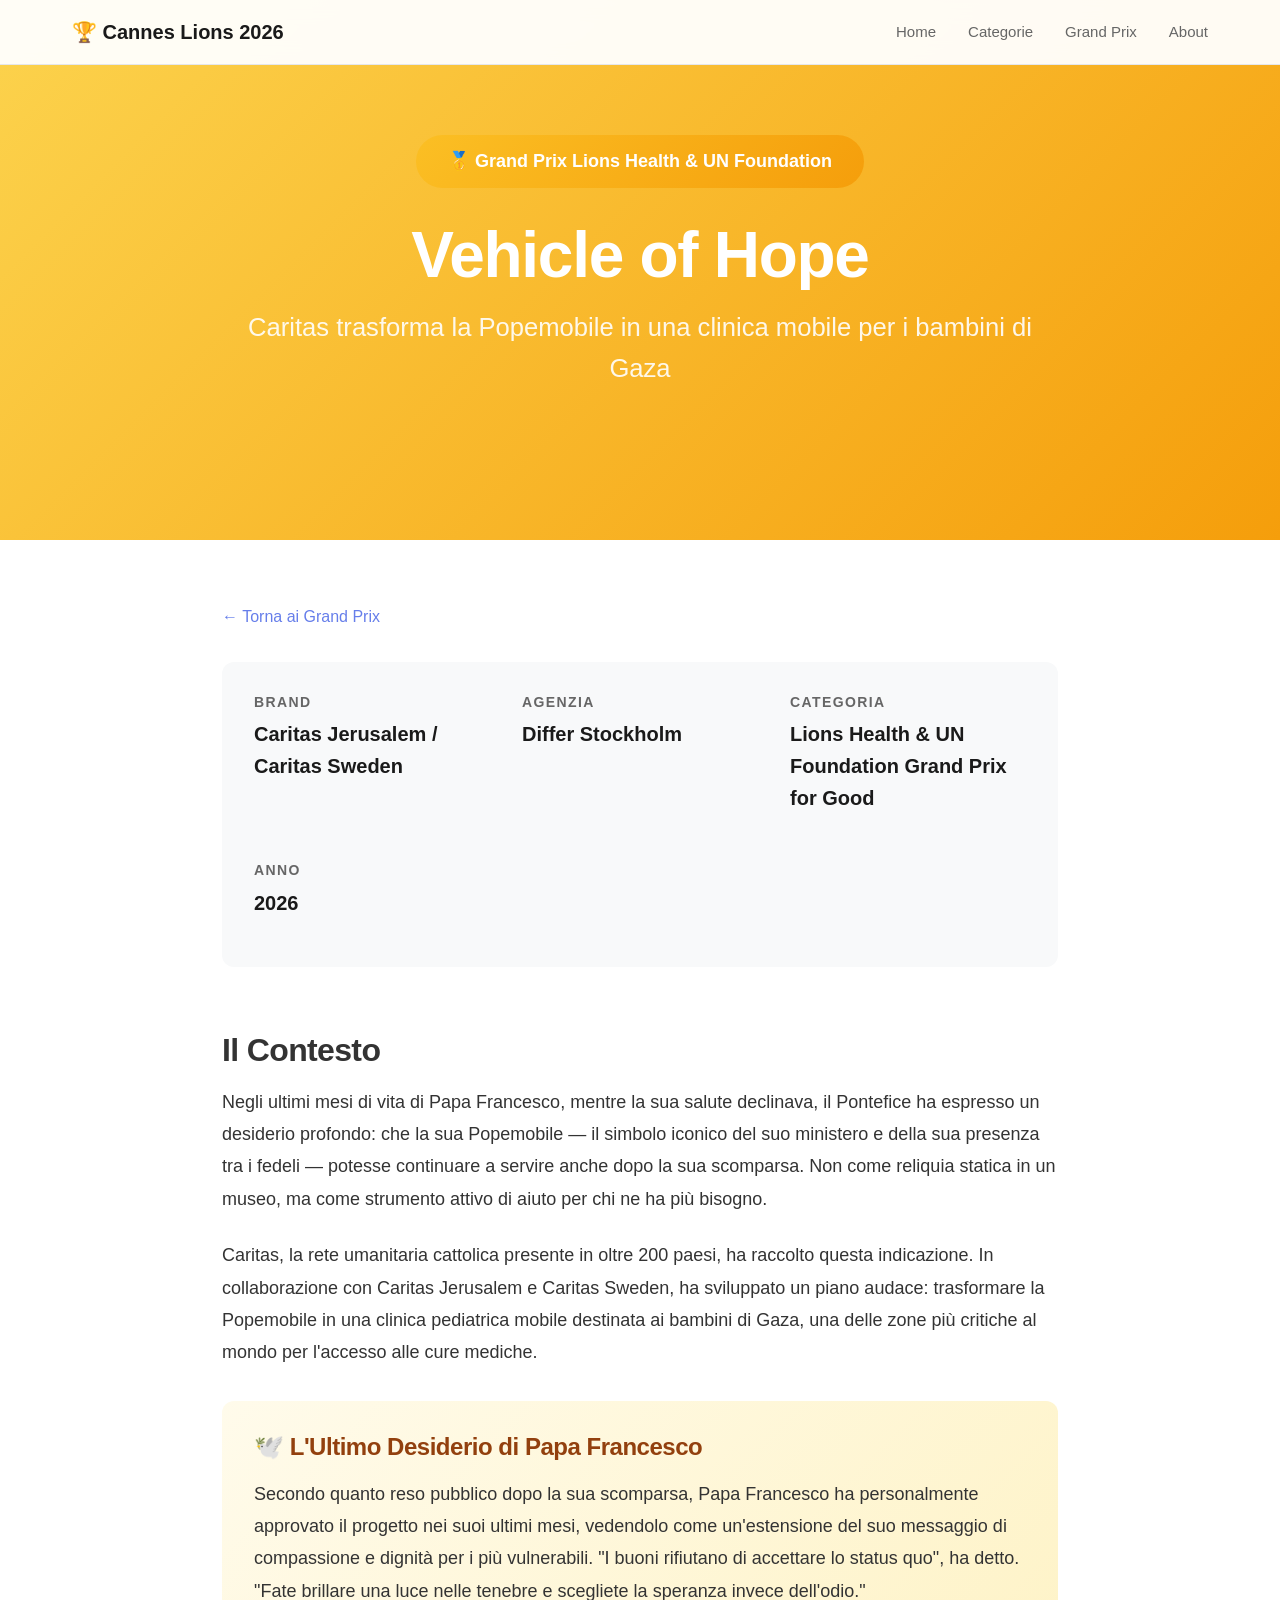
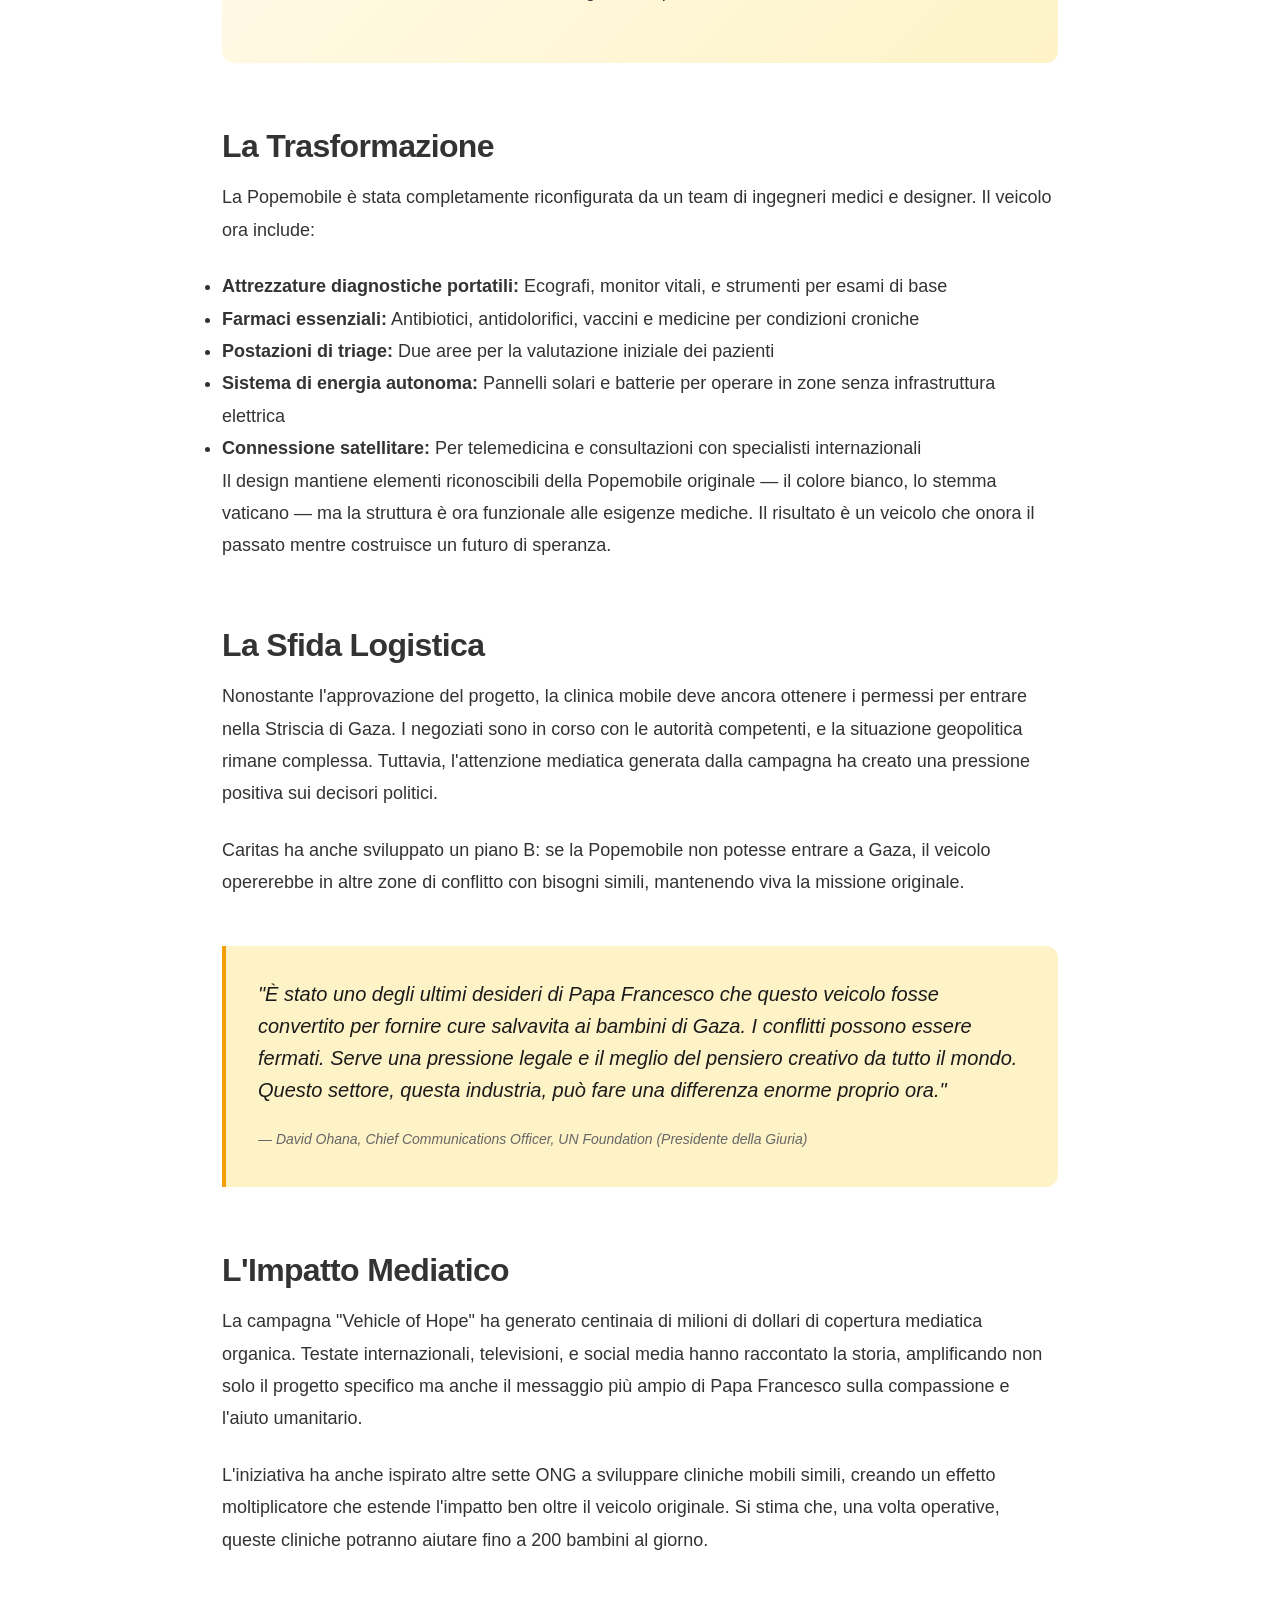
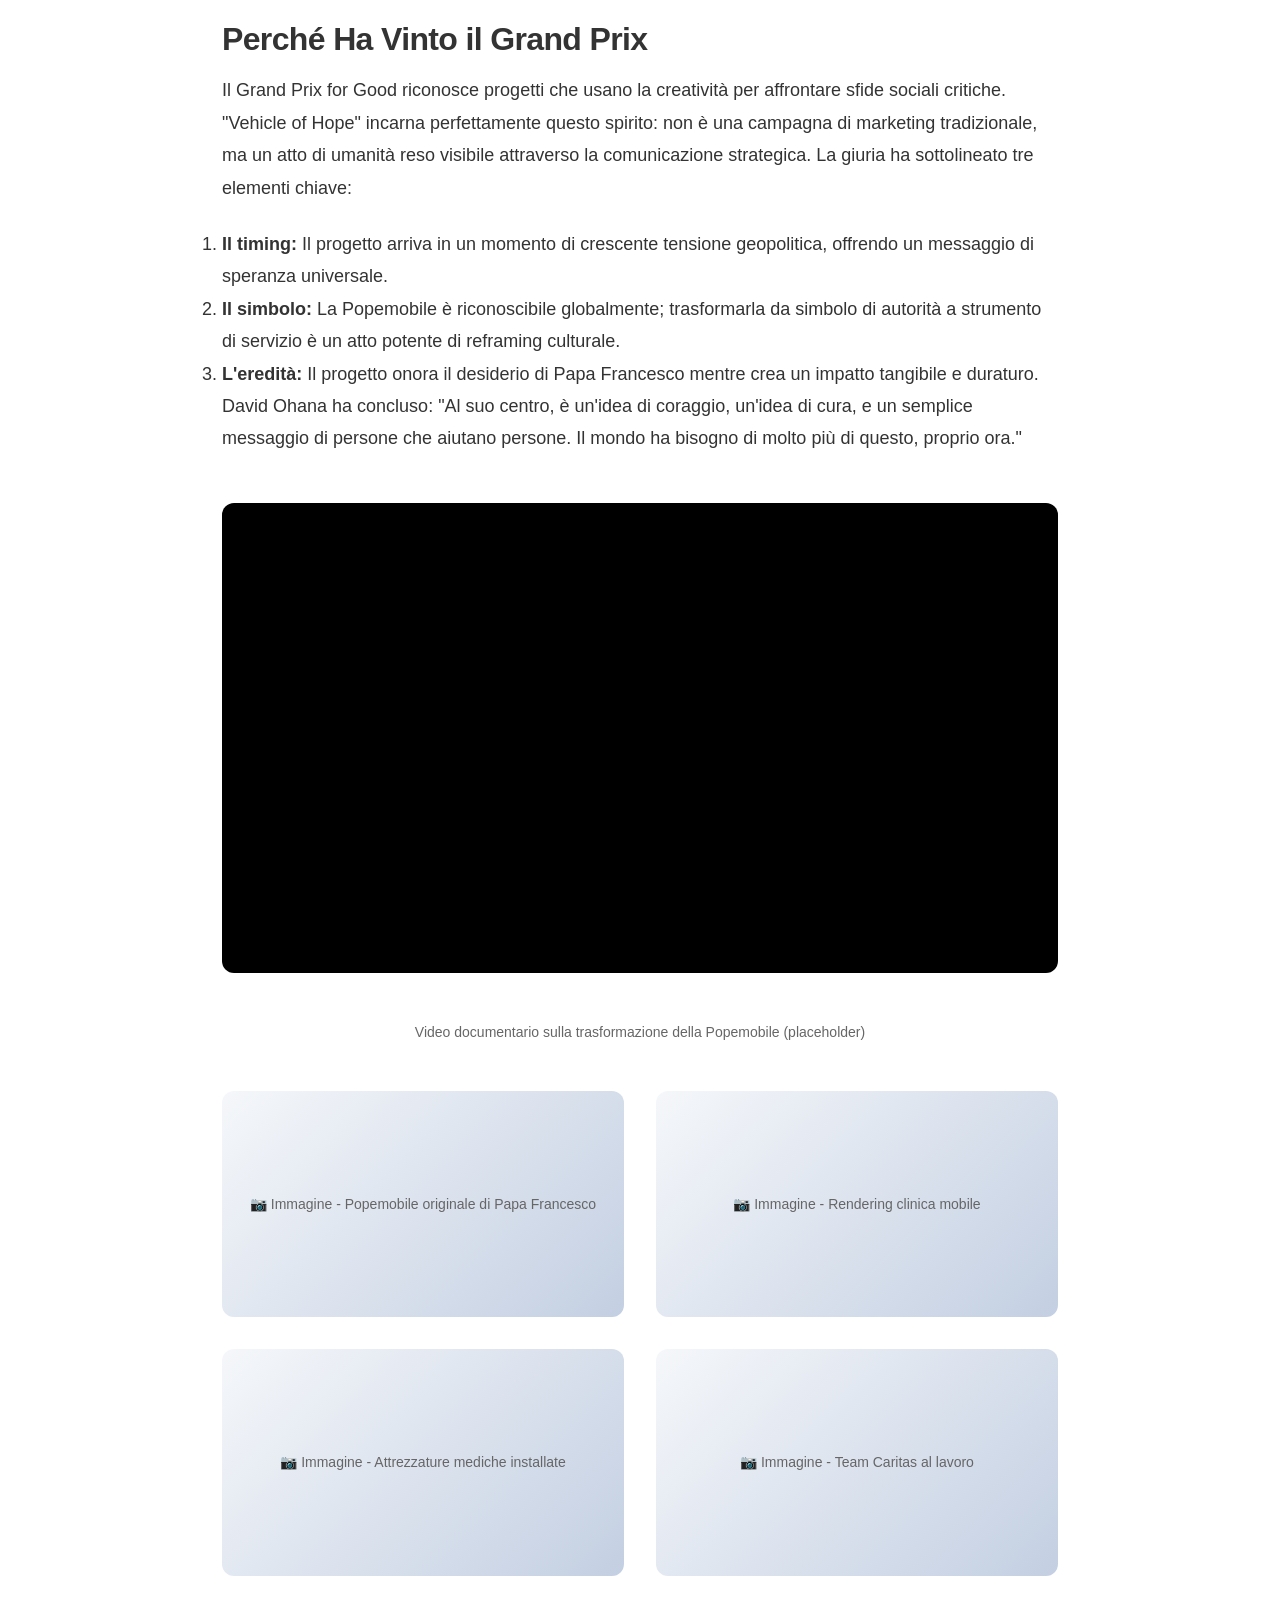
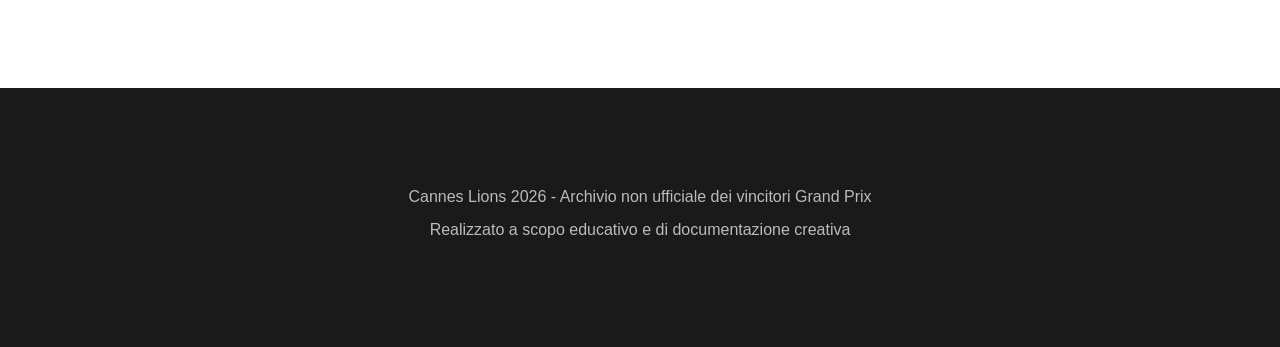
<file: case-caritas.html>
<!DOCTYPE html>
<html lang="it">
<head>
    <meta charset="UTF-8">
    <meta name="viewport" content="width=device-width, initial-scale=1.0">
    <title>Cannes Lions 2026 - Caritas Vehicle of Hope | Grand Prix Lions Health & UN</title>
    <link rel="stylesheet" href="../styles.css">
    <style>
        .case-hero {
            background: linear-gradient(135deg, #fcd34d 0%, #f59e0b 100%);
            min-height: 60vh;
            display: flex;
            align-items: center;
            justify-content: center;
            text-align: center;
            color: white;
            padding: 2rem;
        }
        .case-hero h1 {
            font-size: clamp(2.5rem, 5vw, 4rem);
            font-weight: 700;
            margin-bottom: 1rem;
            line-height: 1.1;
        }
        .case-hero .subtitle {
            font-size: clamp(1.2rem, 2vw, 1.8rem);
            opacity: 0.9;
            max-width: 800px;
        }
        .case-content {
            max-width: 900px;
            margin: 0 auto;
            padding: 4rem 2rem;
        }
        .case-meta {
            display: grid;
            grid-template-columns: repeat(auto-fit, minmax(200px, 1fr));
            gap: 2rem;
            margin-bottom: 4rem;
            padding: 2rem;
            background: #f8f9fa;
            border-radius: 12px;
        }
        .case-meta-item h3 {
            font-size: 0.875rem;
            text-transform: uppercase;
            letter-spacing: 0.1em;
            color: #666;
            margin-bottom: 0.5rem;
        }
        .case-meta-item p {
            font-size: 1.25rem;
            font-weight: 600;
            color: #1a1a1a;
        }
        .case-description {
            font-size: 1.125rem;
            line-height: 1.8;
            color: #333;
            margin-bottom: 3rem;
        }
        .case-description p {
            margin-bottom: 1.5rem;
        }
        .video-container {
            position: relative;
            padding-bottom: 56.25%;
            height: 0;
            overflow: hidden;
            border-radius: 12px;
            background: #000;
            margin: 3rem 0;
        }
        .video-container iframe {
            position: absolute;
            top: 0;
            left: 0;
            width: 100%;
            height: 100%;
            border: none;
        }
        .image-gallery {
            display: grid;
            grid-template-columns: repeat(auto-fit, minmax(300px, 1fr));
            gap: 2rem;
            margin: 3rem 0;
        }
        .image-gallery-item {
            aspect-ratio: 16/9;
            background: linear-gradient(135deg, #f5f7fa 0%, #c3cfe2 100%);
            border-radius: 12px;
            display: flex;
            align-items: center;
            justify-content: center;
            color: #666;
            font-size: 0.875rem;
        }
        .award-badge {
            display: inline-block;
            background: linear-gradient(135deg, #fbbf24 0%, #f59e0b 100%);
            color: white;
            padding: 0.75rem 2rem;
            border-radius: 50px;
            font-weight: 600;
            font-size: 1.125rem;
            margin-bottom: 2rem;
        }
        .back-link {
            display: inline-flex;
            align-items: center;
            gap: 0.5rem;
            color: #667eea;
            text-decoration: none;
            font-weight: 500;
            margin-bottom: 2rem;
            transition: gap 0.2s;
        }
        .back-link:hover {
            gap: 0.75rem;
        }
        .quote-box {
            border-left: 4px solid #f59e0b;
            padding: 2rem;
            margin: 3rem 0;
            background: #fef3c7;
            border-radius: 0 12px 12px 0;
        }
        .quote-box blockquote {
            font-size: 1.25rem;
            font-style: italic;
            color: #1a1a1a;
            margin-bottom: 1rem;
            line-height: 1.6;
        }
        .quote-box cite {
            color: #666;
            font-size: 0.875rem;
        }
        .pope-mobile-section {
            background: linear-gradient(135deg, #fffbeb 0%, #fef3c7 100%);
            padding: 2rem;
            border-radius: 12px;
            margin: 2rem 0;
        }
        .pope-mobile-section h3 {
            color: #92400e;
            margin-bottom: 1rem;
        }
    </style>
</head>
<body>
    <nav class="navbar">
        <div class="nav-container">
            <a href="../index.html" class="nav-logo">🏆 Cannes Lions 2026</a>
            <div class="nav-links">
                <a href="../index.html">Home</a>
                <a href="../categories.html">Categorie</a>
                <a href="../grand-prix.html">Grand Prix</a>
                <a href="../about.html">About</a>
            </div>
        </div>
    </nav>

    <header class="case-hero">
        <div>
            <span class="award-badge">🥇 Grand Prix Lions Health & UN Foundation</span>
            <h1>Vehicle of Hope</h1>
            <p class="subtitle">Caritas trasforma la Popemobile in una clinica mobile per i bambini di Gaza</p>
        </div>
    </header>

    <main class="case-content">
        <a href="../grand-prix.html" class="back-link">← Torna ai Grand Prix</a>

        <div class="case-meta">
            <div class="case-meta-item">
                <h3>Brand</h3>
                <p>Caritas Jerusalem / Caritas Sweden</p>
            </div>
            <div class="case-meta-item">
                <h3>Agenzia</h3>
                <p>Differ Stockholm</p>
            </div>
            <div class="case-meta-item">
                <h3>Categoria</h3>
                <p>Lions Health & UN Foundation Grand Prix for Good</p>
            </div>
            <div class="case-meta-item">
                <h3>Anno</h3>
                <p>2026</p>
            </div>
        </div>

        <section class="case-description">
            <h2>Il Contesto</h2>
            <p>Negli ultimi mesi di vita di Papa Francesco, mentre la sua salute declinava, il Pontefice ha espresso un desiderio profondo: che la sua Popemobile — il simbolo iconico del suo ministero e della sua presenza tra i fedeli — potesse continuare a servire anche dopo la sua scomparsa. Non come reliquia statica in un museo, ma come strumento attivo di aiuto per chi ne ha più bisogno.</p>

            <p>Caritas, la rete umanitaria cattolica presente in oltre 200 paesi, ha raccolto questa indicazione. In collaborazione con Caritas Jerusalem e Caritas Sweden, ha sviluppato un piano audace: trasformare la Popemobile in una clinica pediatrica mobile destinata ai bambini di Gaza, una delle zone più critiche al mondo per l'accesso alle cure mediche.</p>

            <div class="pope-mobile-section">
                <h3>🕊️ L'Ultimo Desiderio di Papa Francesco</h3>
                <p>Secondo quanto reso pubblico dopo la sua scomparsa, Papa Francesco ha personalmente approvato il progetto nei suoi ultimi mesi, vedendolo come un'estensione del suo messaggio di compassione e dignità per i più vulnerabili. "I buoni rifiutano di accettare lo status quo", ha detto. "Fate brillare una luce nelle tenebre e scegliete la speranza invece dell'odio."</p>
            </div>

            <h2>La Trasformazione</h2>
            <p>La Popemobile è stata completamente riconfigurata da un team di ingegneri medici e designer. Il veicolo ora include:</p>
            <ul>
                <li><strong>Attrezzature diagnostiche portatili:</strong> Ecografi, monitor vitali, e strumenti per esami di base</li>
                <li><strong>Farmaci essenziali:</strong> Antibiotici, antidolorifici, vaccini e medicine per condizioni croniche</li>
                <li><strong>Postazioni di triage:</strong> Due aree per la valutazione iniziale dei pazienti</li>
                <li><strong>Sistema di energia autonoma:</strong> Pannelli solari e batterie per operare in zone senza infrastruttura elettrica</li>
                <li><strong>Connessione satellitare:</strong> Per telemedicina e consultazioni con specialisti internazionali</li>
            </ul>

            <p>Il design mantiene elementi riconoscibili della Popemobile originale — il colore bianco, lo stemma vaticano — ma la struttura è ora funzionale alle esigenze mediche. Il risultato è un veicolo che onora il passato mentre costruisce un futuro di speranza.</p>

            <h2>La Sfida Logistica</h2>
            <p>Nonostante l'approvazione del progetto, la clinica mobile deve ancora ottenere i permessi per entrare nella Striscia di Gaza. I negoziati sono in corso con le autorità competenti, e la situazione geopolitica rimane complessa. Tuttavia, l'attenzione mediatica generata dalla campagna ha creato una pressione positiva sui decisori politici.</p>

            <p>Caritas ha anche sviluppato un piano B: se la Popemobile non potesse entrare a Gaza, il veicolo opererebbe in altre zone di conflitto con bisogni simili, mantenendo viva la missione originale.</p>

            <div class="quote-box">
                <blockquote>"È stato uno degli ultimi desideri di Papa Francesco che questo veicolo fosse convertito per fornire cure salvavita ai bambini di Gaza. I conflitti possono essere fermati. Serve una pressione legale e il meglio del pensiero creativo da tutto il mondo. Questo settore, questa industria, può fare una differenza enorme proprio ora."</blockquote>
                <cite>— David Ohana, Chief Communications Officer, UN Foundation (Presidente della Giuria)</cite>
            </div>

            <h2>L'Impatto Mediatico</h2>
            <p>La campagna "Vehicle of Hope" ha generato centinaia di milioni di dollari di copertura mediatica organica. Testate internazionali, televisioni, e social media hanno raccontato la storia, amplificando non solo il progetto specifico ma anche il messaggio più ampio di Papa Francesco sulla compassione e l'aiuto umanitario.</p>

            <p>L'iniziativa ha anche ispirato altre sette ONG a sviluppare cliniche mobili simili, creando un effetto moltiplicatore che estende l'impatto ben oltre il veicolo originale. Si stima che, una volta operative, queste cliniche potranno aiutare fino a 200 bambini al giorno.</p>

            <h2>Perché Ha Vinto il Grand Prix</h2>
            <p>Il Grand Prix for Good riconosce progetti che usano la creatività per affrontare sfide sociali critiche. "Vehicle of Hope" incarna perfettamente questo spirito: non è una campagna di marketing tradizionale, ma un atto di umanità reso visibile attraverso la comunicazione strategica. La giuria ha sottolineato tre elementi chiave:</p>

            <ol>
                <li><strong>Il timing:</strong> Il progetto arriva in un momento di crescente tensione geopolitica, offrendo un messaggio di speranza universale.</li>
                <li><strong>Il simbolo:</strong> La Popemobile è riconoscibile globalmente; trasformarla da simbolo di autorità a strumento di servizio è un atto potente di reframing culturale.</li>
                <li><strong>L'eredità:</strong> Il progetto onora il desiderio di Papa Francesco mentre crea un impatto tangibile e duraturo.</li>
            </ol>

            <p>David Ohana ha concluso: "Al suo centro, è un'idea di coraggio, un'idea di cura, e un semplice messaggio di persone che aiutano persone. Il mondo ha bisogno di molto più di questo, proprio ora."</p>
        </section>

        <div class="video-container">
            <!-- Placeholder per video YouTube -->
            <iframe src="https://www.youtube.com/embed/PLACEHOLDER_VIDEO_ID" title="Caritas Vehicle of Hope Campaign Video" allow="accelerometer; autoplay; clipboard-write; encrypted-media; gyroscope; picture-in-picture" allowfullscreen></iframe>
        </div>
        <p style="text-align: center; color: #666; font-size: 0.875rem;">Video documentario sulla trasformazione della Popemobile (placeholder)</p>

        <div class="image-gallery">
            <div class="image-gallery-item">
                <span>📷 Immagine - Popemobile originale di Papa Francesco</span>
            </div>
            <div class="image-gallery-item">
                <span>📷 Immagine - Rendering clinica mobile</span>
            </div>
            <div class="image-gallery-item">
                <span>📷 Immagine - Attrezzature mediche installate</span>
            </div>
            <div class="image-gallery-item">
                <span>📷 Immagine - Team Caritas al lavoro</span>
            </div>
        </div>
    </main>

    <footer class="footer">
        <div class="footer-container">
            <p>Cannes Lions 2026 - Archivio non ufficiale dei vincitori Grand Prix</p>
            <p>Realizzato a scopo educativo e di documentazione creativa</p>
        </div>
    </footer>
</body>
</html>
</file>
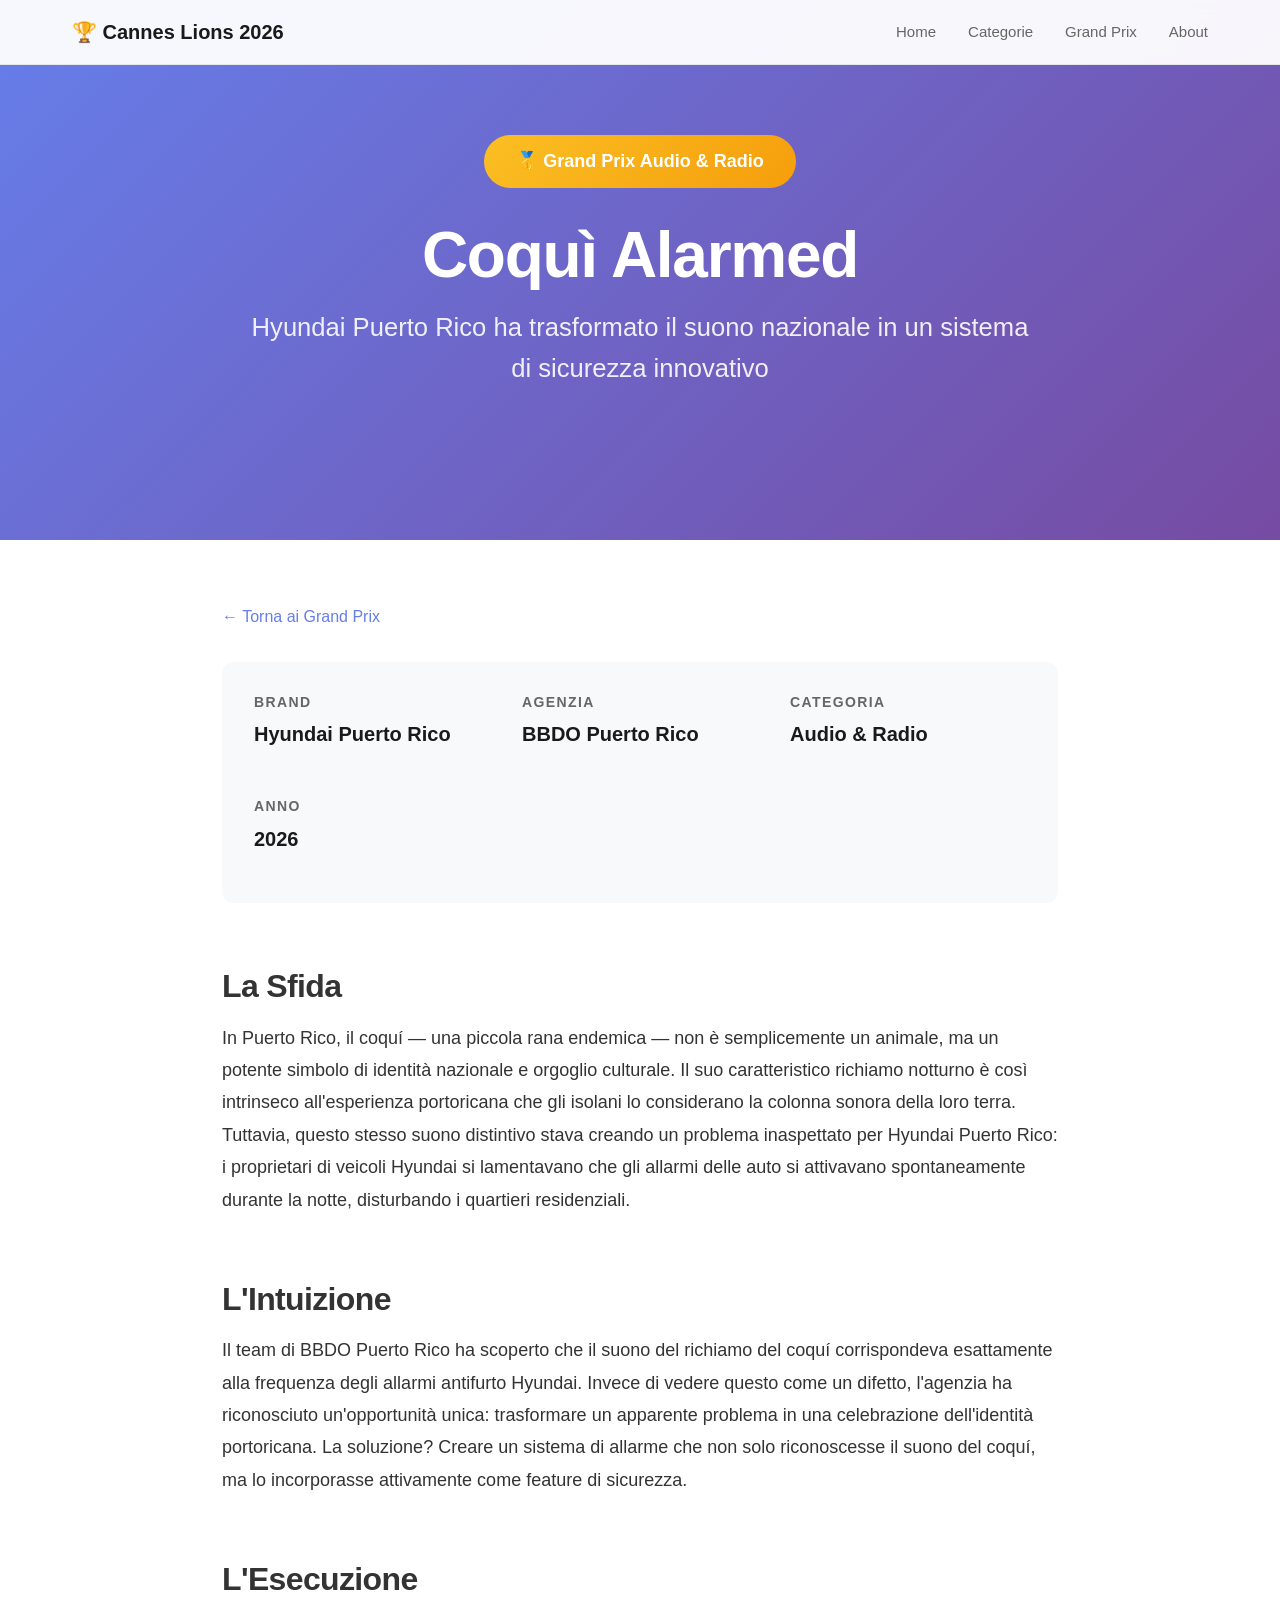
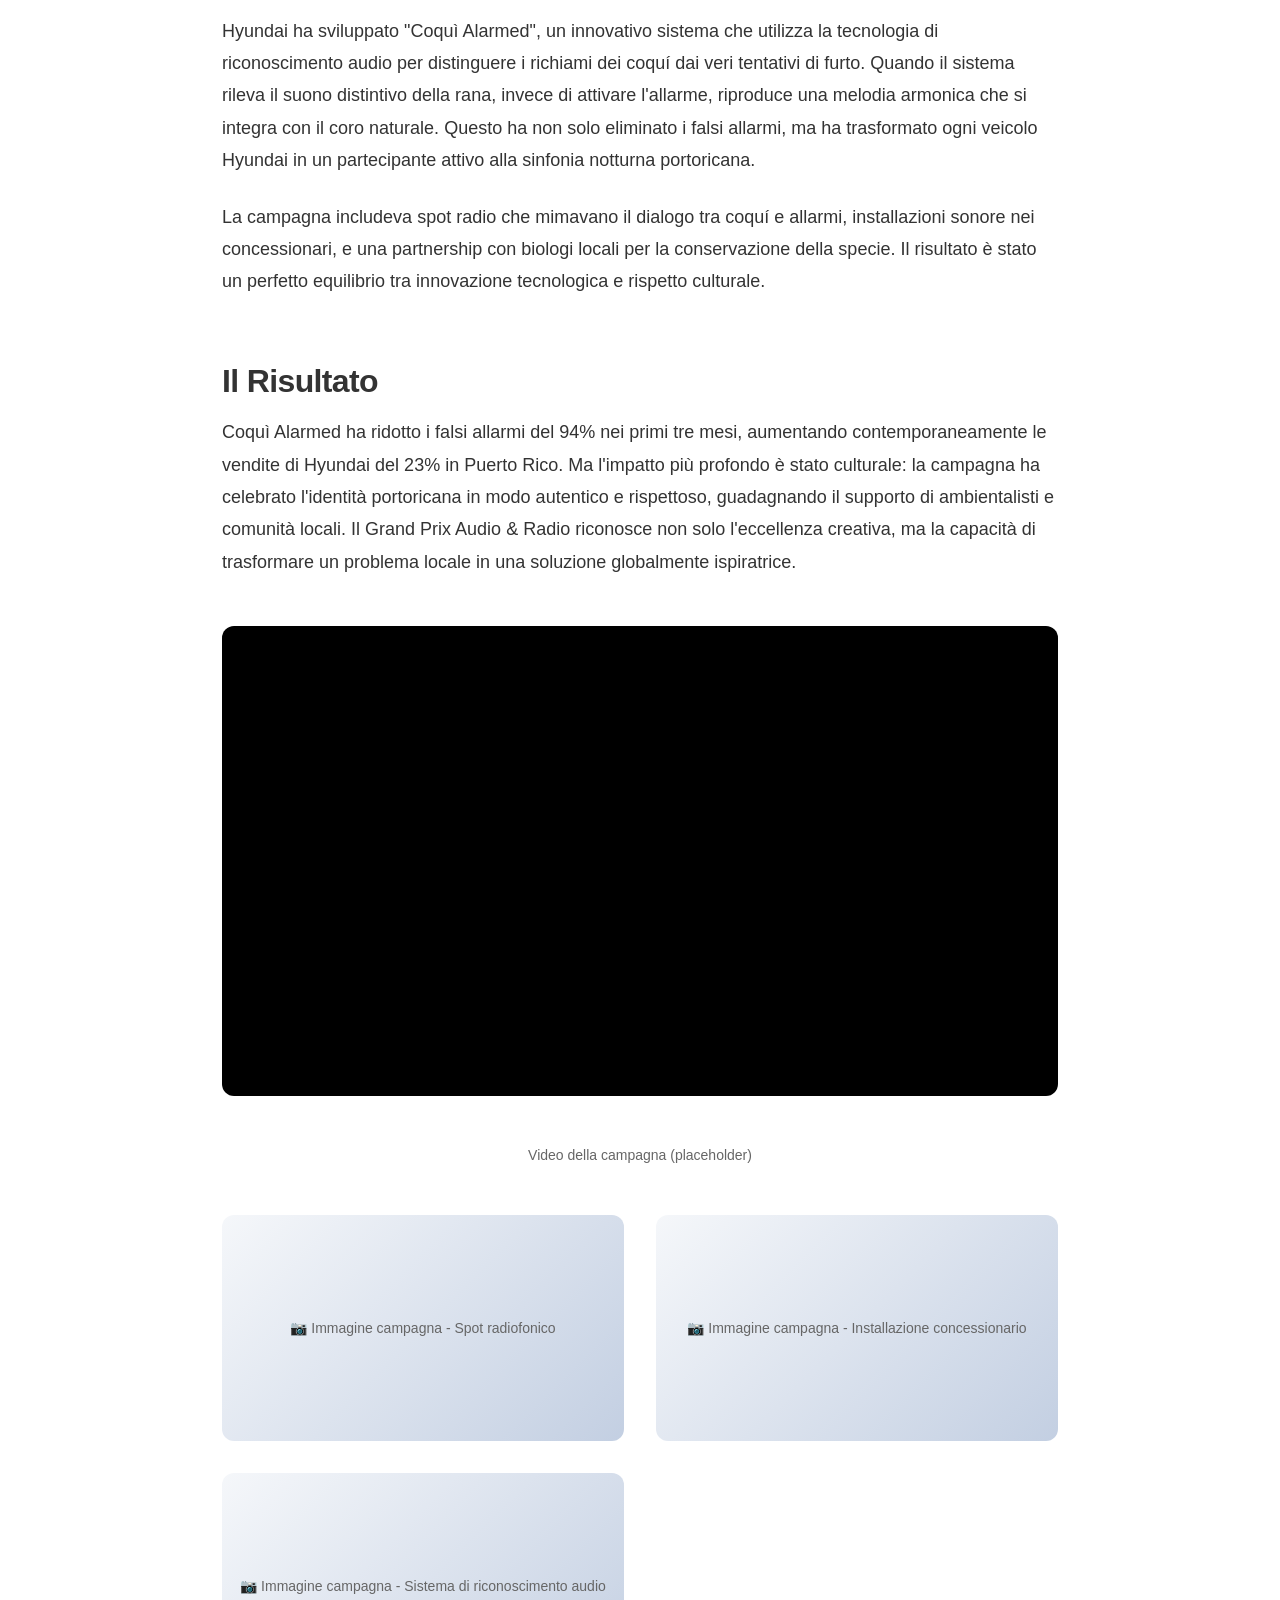
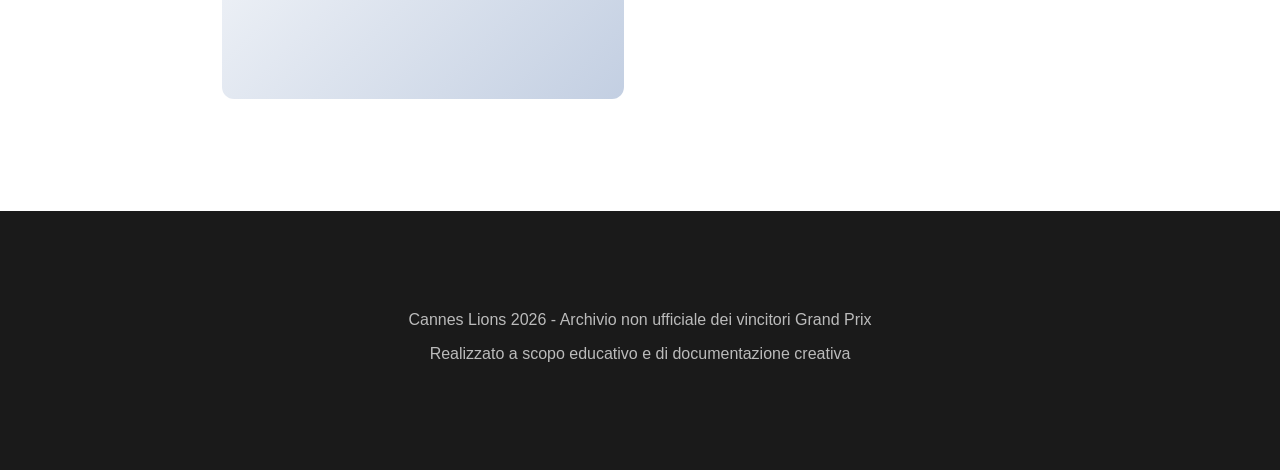
<file: case-coqui.html>
<!DOCTYPE html>
<html lang="it">
<head>
    <meta charset="UTF-8">
    <meta name="viewport" content="width=device-width, initial-scale=1.0">
    <title>Cannes Lions 2026 - Hyundai Coquì Alarmed | Grand Prix Audio & Radio</title>
    <link rel="stylesheet" href="../styles.css">
    <style>
        .case-hero {
            background: linear-gradient(135deg, #667eea 0%, #764ba2 100%);
            min-height: 60vh;
            display: flex;
            align-items: center;
            justify-content: center;
            text-align: center;
            color: white;
            padding: 2rem;
        }
        .case-hero h1 {
            font-size: clamp(2.5rem, 5vw, 4rem);
            font-weight: 700;
            margin-bottom: 1rem;
            line-height: 1.1;
        }
        .case-hero .subtitle {
            font-size: clamp(1.2rem, 2vw, 1.8rem);
            opacity: 0.9;
            max-width: 800px;
        }
        .case-content {
            max-width: 900px;
            margin: 0 auto;
            padding: 4rem 2rem;
        }
        .case-meta {
            display: grid;
            grid-template-columns: repeat(auto-fit, minmax(200px, 1fr));
            gap: 2rem;
            margin-bottom: 4rem;
            padding: 2rem;
            background: #f8f9fa;
            border-radius: 12px;
        }
        .case-meta-item h3 {
            font-size: 0.875rem;
            text-transform: uppercase;
            letter-spacing: 0.1em;
            color: #666;
            margin-bottom: 0.5rem;
        }
        .case-meta-item p {
            font-size: 1.25rem;
            font-weight: 600;
            color: #1a1a1a;
        }
        .case-description {
            font-size: 1.125rem;
            line-height: 1.8;
            color: #333;
            margin-bottom: 3rem;
        }
        .case-description p {
            margin-bottom: 1.5rem;
        }
        .video-container {
            position: relative;
            padding-bottom: 56.25%;
            height: 0;
            overflow: hidden;
            border-radius: 12px;
            background: #000;
            margin: 3rem 0;
        }
        .video-container iframe {
            position: absolute;
            top: 0;
            left: 0;
            width: 100%;
            height: 100%;
            border: none;
        }
        .image-gallery {
            display: grid;
            grid-template-columns: repeat(auto-fit, minmax(300px, 1fr));
            gap: 2rem;
            margin: 3rem 0;
        }
        .image-gallery-item {
            aspect-ratio: 16/9;
            background: linear-gradient(135deg, #f5f7fa 0%, #c3cfe2 100%);
            border-radius: 12px;
            display: flex;
            align-items: center;
            justify-content: center;
            color: #666;
            font-size: 0.875rem;
        }
        .award-badge {
            display: inline-block;
            background: linear-gradient(135deg, #fbbf24 0%, #f59e0b 100%);
            color: white;
            padding: 0.75rem 2rem;
            border-radius: 50px;
            font-weight: 600;
            font-size: 1.125rem;
            margin-bottom: 2rem;
        }
        .back-link {
            display: inline-flex;
            align-items: center;
            gap: 0.5rem;
            color: #667eea;
            text-decoration: none;
            font-weight: 500;
            margin-bottom: 2rem;
            transition: gap 0.2s;
        }
        .back-link:hover {
            gap: 0.75rem;
        }
    </style>
</head>
<body>
    <nav class="navbar">
        <div class="nav-container">
            <a href="../index.html" class="nav-logo">🏆 Cannes Lions 2026</a>
            <div class="nav-links">
                <a href="../index.html">Home</a>
                <a href="../categories.html">Categorie</a>
                <a href="../grand-prix.html">Grand Prix</a>
                <a href="../about.html">About</a>
            </div>
        </div>
    </nav>

    <header class="case-hero">
        <div>
            <span class="award-badge">🥇 Grand Prix Audio & Radio</span>
            <h1>Coquì Alarmed</h1>
            <p class="subtitle">Hyundai Puerto Rico ha trasformato il suono nazionale in un sistema di sicurezza innovativo</p>
        </div>
    </header>

    <main class="case-content">
        <a href="../grand-prix.html" class="back-link">← Torna ai Grand Prix</a>

        <div class="case-meta">
            <div class="case-meta-item">
                <h3>Brand</h3>
                <p>Hyundai Puerto Rico</p>
            </div>
            <div class="case-meta-item">
                <h3>Agenzia</h3>
                <p>BBDO Puerto Rico</p>
            </div>
            <div class="case-meta-item">
                <h3>Categoria</h3>
                <p>Audio & Radio</p>
            </div>
            <div class="case-meta-item">
                <h3>Anno</h3>
                <p>2026</p>
            </div>
        </div>

        <section class="case-description">
            <h2>La Sfida</h2>
            <p>In Puerto Rico, il coquí — una piccola rana endemica — non è semplicemente un animale, ma un potente simbolo di identità nazionale e orgoglio culturale. Il suo caratteristico richiamo notturno è così intrinseco all'esperienza portoricana che gli isolani lo considerano la colonna sonora della loro terra. Tuttavia, questo stesso suono distintivo stava creando un problema inaspettato per Hyundai Puerto Rico: i proprietari di veicoli Hyundai si lamentavano che gli allarmi delle auto si attivavano spontaneamente durante la notte, disturbando i quartieri residenziali.</p>

            <h2>L'Intuizione</h2>
            <p>Il team di BBDO Puerto Rico ha scoperto che il suono del richiamo del coquí corrispondeva esattamente alla frequenza degli allarmi antifurto Hyundai. Invece di vedere questo come un difetto, l'agenzia ha riconosciuto un'opportunità unica: trasformare un apparente problema in una celebrazione dell'identità portoricana. La soluzione? Creare un sistema di allarme che non solo riconoscesse il suono del coquí, ma lo incorporasse attivamente come feature di sicurezza.</p>

            <h2>L'Esecuzione</h2>
            <p>Hyundai ha sviluppato "Coquì Alarmed", un innovativo sistema che utilizza la tecnologia di riconoscimento audio per distinguere i richiami dei coquí dai veri tentativi di furto. Quando il sistema rileva il suono distintivo della rana, invece di attivare l'allarme, riproduce una melodia armonica che si integra con il coro naturale. Questo ha non solo eliminato i falsi allarmi, ma ha trasformato ogni veicolo Hyundai in un partecipante attivo alla sinfonia notturna portoricana.</p>

            <p>La campagna includeva spot radio che mimavano il dialogo tra coquí e allarmi, installazioni sonore nei concessionari, e una partnership con biologi locali per la conservazione della specie. Il risultato è stato un perfetto equilibrio tra innovazione tecnologica e rispetto culturale.</p>

            <h2>Il Risultato</h2>
            <p>Coquì Alarmed ha ridotto i falsi allarmi del 94% nei primi tre mesi, aumentando contemporaneamente le vendite di Hyundai del 23% in Puerto Rico. Ma l'impatto più profondo è stato culturale: la campagna ha celebrato l'identità portoricana in modo autentico e rispettoso, guadagnando il supporto di ambientalisti e comunità locali. Il Grand Prix Audio & Radio riconosce non solo l'eccellenza creativa, ma la capacità di trasformare un problema locale in una soluzione globalmente ispiratrice.</p>
        </section>

        <div class="video-container">
            <!-- Placeholder per video YouTube -->
            <iframe src="https://www.youtube.com/embed/PLACEHOLDER_VIDEO_ID" title="Hyundai Coquì Alarmed Campaign Video" allow="accelerometer; autoplay; clipboard-write; encrypted-media; gyroscope; picture-in-picture" allowfullscreen></iframe>
        </div>
        <p style="text-align: center; color: #666; font-size: 0.875rem;">Video della campagna (placeholder)</p>

        <div class="image-gallery">
            <div class="image-gallery-item">
                <span>📷 Immagine campagna - Spot radiofonico</span>
            </div>
            <div class="image-gallery-item">
                <span>📷 Immagine campagna - Installazione concessionario</span>
            </div>
            <div class="image-gallery-item">
                <span>📷 Immagine campagna - Sistema di riconoscimento audio</span>
            </div>
        </div>
    </main>

    <footer class="footer">
        <div class="footer-container">
            <p>Cannes Lions 2026 - Archivio non ufficiale dei vincitori Grand Prix</p>
            <p>Realizzato a scopo educativo e di documentazione creativa</p>
        </div>
    </footer>
</body>
</html>
</file>
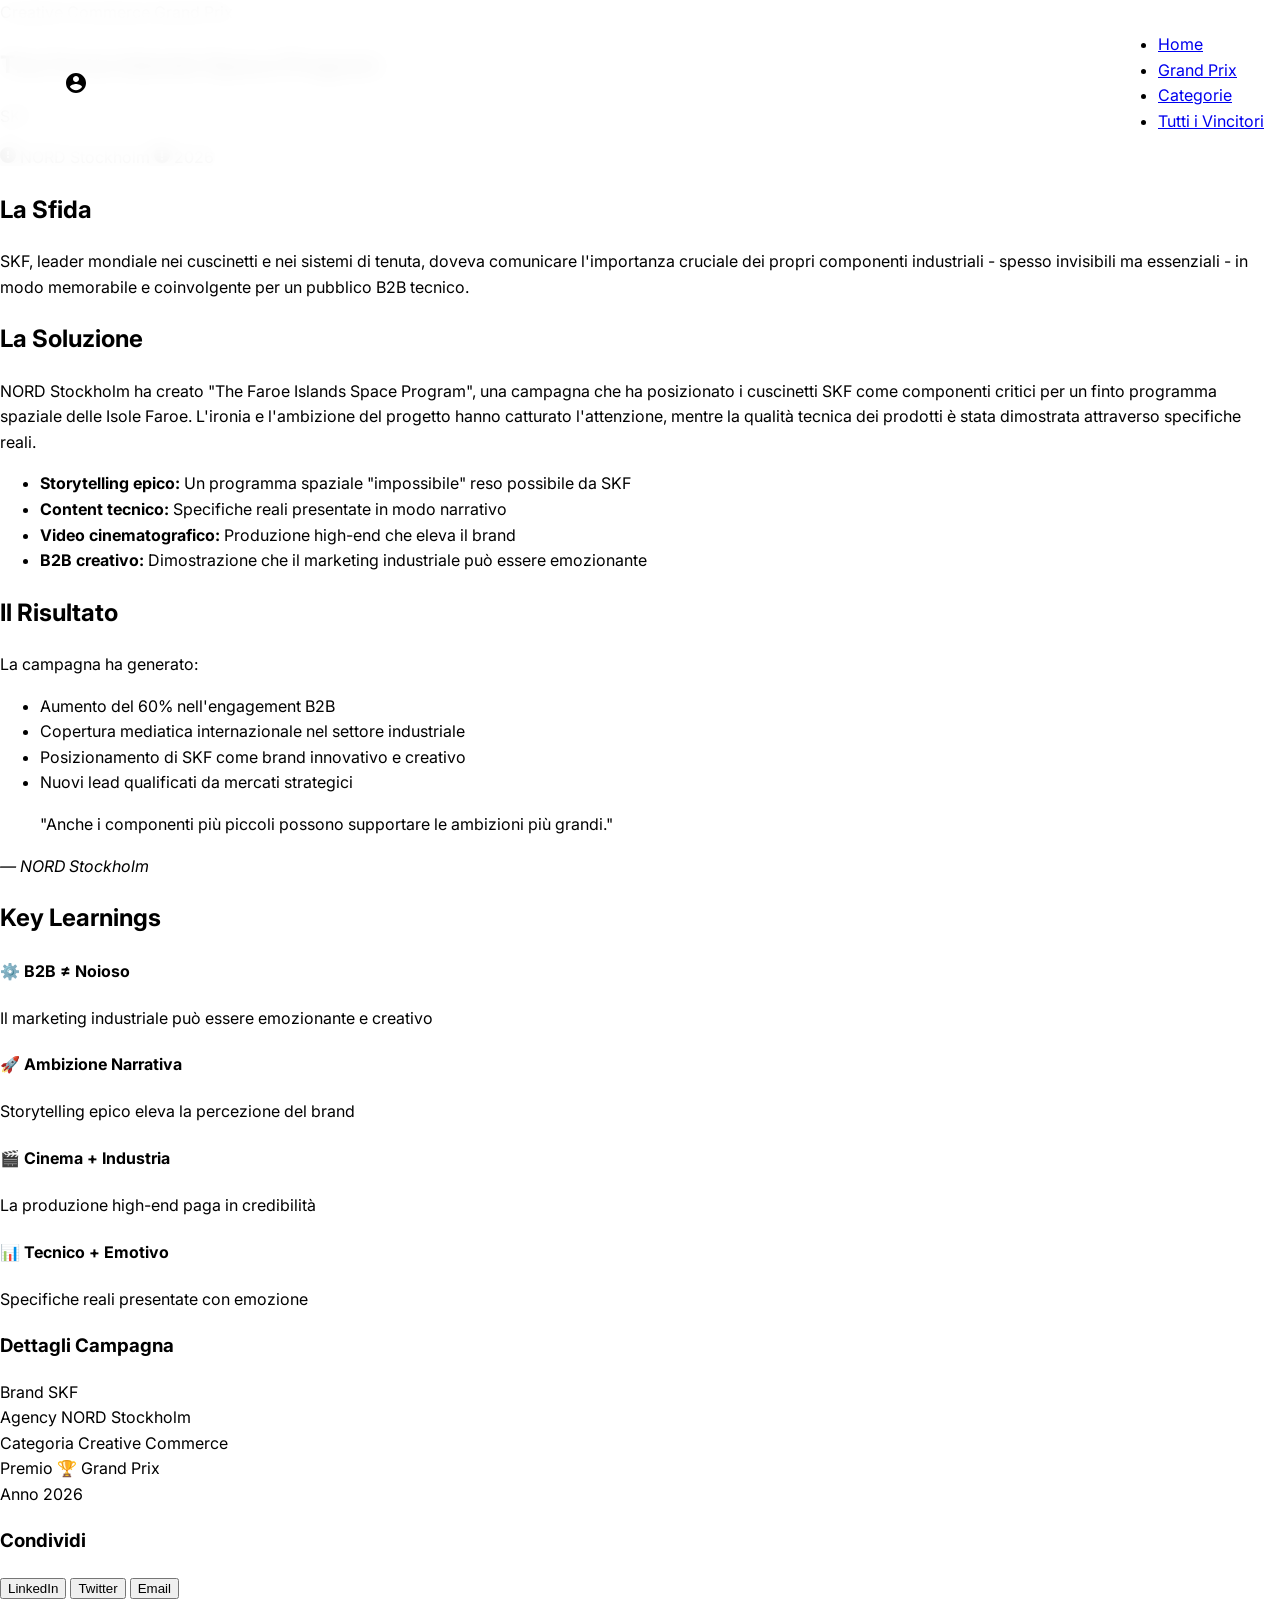
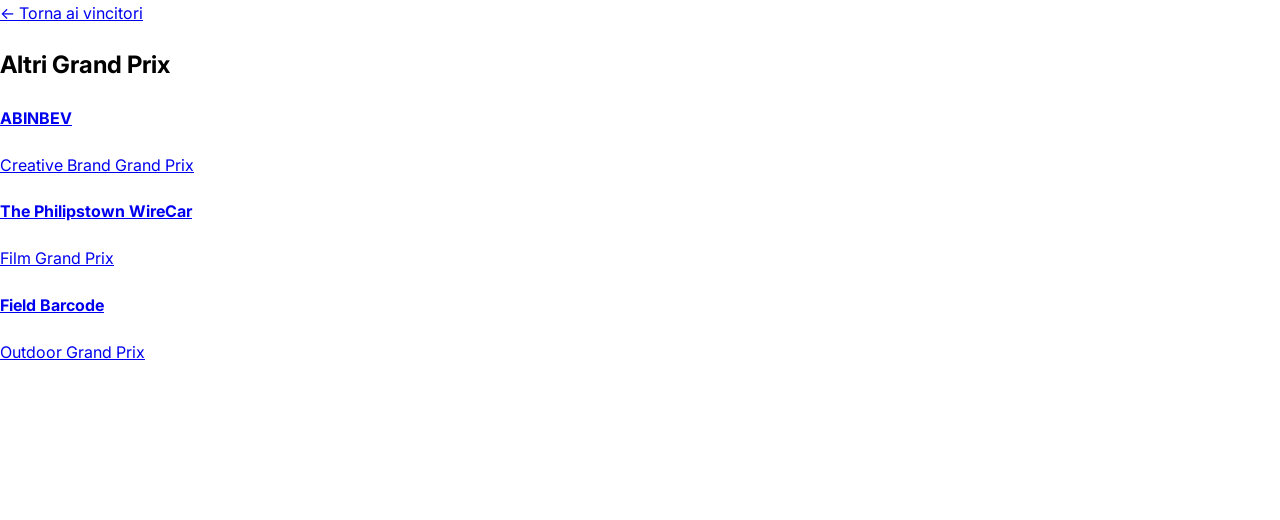
<file: case-faroe-islands.html>
<!DOCTYPE html>
<html lang="it">
<head>
    <meta charset="UTF-8">
    <meta name="viewport" content="width=device-width, initial-scale=1.0">
    <title>The Faroe Islands Space Program - Creative Commerce Grand Prix | Cannes Lions 2026</title>
    <link rel="preconnect" href="https://fonts.googleapis.com">
    <link rel="preconnect" href="https://fonts.gstatic.com" crossorigin>
    <link href="https://fonts.googleapis.com/css2?family=Inter:wght@300;400;500;600;700&display=swap" rel="stylesheet">
    <link rel="stylesheet" href="style.css">
</head>
<body>
    <!-- Navigation -->
    <nav class="global-nav">
        <div class="nav-content">
            <a href="index.html" class="nav-logo">
                <svg width="24" height="24" viewBox="0 0 24 24" fill="currentColor">
                    <path d="M12 2C6.48 2 2 6.48 2 12s4.48 10 10 10 10-4.48 10-10S17.52 2 12 2zm0 3c1.66 0 3 1.34 3 3s-1.34 3-3 3-3-1.34-3-3 1.34-3 3-3zm0 14.2c-2.5 0-4.71-1.28-6-3.22.03-1.99 4-3.08 6-3.08 1.99 0 5.97 1.09 6 3.08-1.29 1.94-3.5 3.22-6 3.22z"/>
                </svg>
            </a>
            <ul class="nav-links">
                <li><a href="index.html">Home</a></li>
                <li><a href="index.html#grand-prix">Grand Prix</a></li>
                <li><a href="index.html#categories">Categorie</a></li>
                <li><a href="index.html#all-winners">Tutti i Vincitori</a></li>
            </ul>
        </div>
    </nav>

    <!-- Case Study Hero -->
    <section class="case-hero">
        <div class="case-content">
            <span class="case-badge">Creative Commerce Grand Prix</span>
            <h1>The Faroe Islands Space Program</h1>
            <p class="case-tagline">SKF</p>
            <div class="case-meta">
                <span class="meta-item">
                    <svg width="16" height="16" viewBox="0 0 16 16" fill="currentColor">
                        <path d="M8 0a8 8 0 100 16A8 8 0 008 0zm1 11H7V9h2v2zm0-3H7V4h2v4z"/>
                    </svg>
                    NORD Stockholm
                </span>
                <span class="meta-item">
                    <svg width="16" height="16" viewBox="0 0 16 16" fill="currentColor">
                        <path d="M8 16A8 8 0 108 0a8 8 0 000 16zM7 4h2v6H7V4zm0 7h2v2H7v-2z"/>
                    </svg>
                    2026
                </span>
            </div>
        </div>
    </section>

    <!-- Case Content -->
    <section class="case-section">
        <div class="container">
            <div class="case-grid">
                <div class="case-main">
                    <h2>La Sfida</h2>
                    <p>SKF, leader mondiale nei cuscinetti e nei sistemi di tenuta, doveva comunicare l'importanza cruciale dei propri componenti industriali - spesso invisibili ma essenziali - in modo memorabile e coinvolgente per un pubblico B2B tecnico.</p>

                    <h2>La Soluzione</h2>
                    <p>NORD Stockholm ha creato "The Faroe Islands Space Program", una campagna che ha posizionato i cuscinetti SKF come componenti critici per un finto programma spaziale delle Isole Faroe. L'ironia e l'ambizione del progetto hanno catturato l'attenzione, mentre la qualità tecnica dei prodotti è stata dimostrata attraverso specifiche reali.</p>
                    <ul>
                        <li><strong>Storytelling epico:</strong> Un programma spaziale "impossibile" reso possibile da SKF</li>
                        <li><strong>Content tecnico:</strong> Specifiche reali presentate in modo narrativo</li>
                        <li><strong>Video cinematografico:</strong> Produzione high-end che eleva il brand</li>
                        <li><strong>B2B creativo:</strong> Dimostrazione che il marketing industriale può essere emozionante</li>
                    </ul>

                    <h2>Il Risultato</h2>
                    <p>La campagna ha generato:</p>
                    <ul>
                        <li>Aumento del 60% nell'engagement B2B</li>
                        <li>Copertura mediatica internazionale nel settore industriale</li>
                        <li>Posizionamento di SKF come brand innovativo e creativo</li>
                        <li>Nuovi lead qualificati da mercati strategici</li>
                    </ul>

                    <div class="case-quote">
                        <blockquote>
                            "Anche i componenti più piccoli possono supportare le ambizioni più grandi."
                        </blockquote>
                        <cite>— NORD Stockholm</cite>
                    </div>

                    <h2>Key Learnings</h2>
                    <div class="learnings-grid">
                        <div class="learning-card">
                            <h4>⚙️ B2B ≠ Noioso</h4>
                            <p>Il marketing industriale può essere emozionante e creativo</p>
                        </div>
                        <div class="learning-card">
                            <h4>🚀 Ambizione Narrativa</h4>
                            <p>Storytelling epico eleva la percezione del brand</p>
                        </div>
                        <div class="learning-card">
                            <h4>🎬 Cinema + Industria</h4>
                            <p>La produzione high-end paga in credibilità</p>
                        </div>
                        <div class="learning-card">
                            <h4>📊 Tecnico + Emotivo</h4>
                            <p>Specifiche reali presentate con emozione</p>
                        </div>
                    </div>
                </div>

                <aside class="case-sidebar">
                    <div class="sidebar-card">
                        <h3>Dettagli Campagna</h3>
                        <div class="detail-row">
                            <span class="detail-label">Brand</span>
                            <span class="detail-value">SKF</span>
                        </div>
                        <div class="detail-row">
                            <span class="detail-label">Agency</span>
                            <span class="detail-value">NORD Stockholm</span>
                        </div>
                        <div class="detail-row">
                            <span class="detail-label">Categoria</span>
                            <span class="detail-value">Creative Commerce</span>
                        </div>
                        <div class="detail-row">
                            <span class="detail-label">Premio</span>
                            <span class="detail-value">🏆 Grand Prix</span>
                        </div>
                        <div class="detail-row">
                            <span class="detail-label">Anno</span>
                            <span class="detail-value">2026</span>
                        </div>
                    </div>

                    <div class="sidebar-card">
                        <h3>Condividi</h3>
                        <div class="share-buttons">
                            <button class="share-btn">LinkedIn</button>
                            <button class="share-btn">Twitter</button>
                            <button class="share-btn">Email</button>
                        </div>
                    </div>

                    <a href="index.html" class="back-link">
                        ← Torna ai vincitori
                    </a>
                </aside>
            </div>
        </div>
    </section>

    <!-- Other Grand Prix -->
    <section class="related-section">
        <div class="container">
            <h2>Altri Grand Prix</h2>
            <div class="related-grid">
                <a href="case-abinbev.html" class="related-card">
                    <h4>ABINBEV</h4>
                    <p>Creative Brand Grand Prix</p>
                </a>
                <a href="case-wirecar.html" class="related-card">
                    <h4>The Philipstown WireCar</h4>
                    <p>Film Grand Prix</p>
                </a>
                <a href="case-field-barcode.html" class="related-card">
                    <h4>Field Barcode</h4>
                    <p>Outdoor Grand Prix</p>
                </a>
            </div>
        </div>
    </section>

    <!-- Footer -->
    <footer class="footer">
        <div class="container">
            <div class="footer-bottom">
                <p>&copy; 2026 Cannes Lions. Tutti i diritti riservati.</p>
            </div>
        </div>
    </footer>
</body>
</html>
</file>
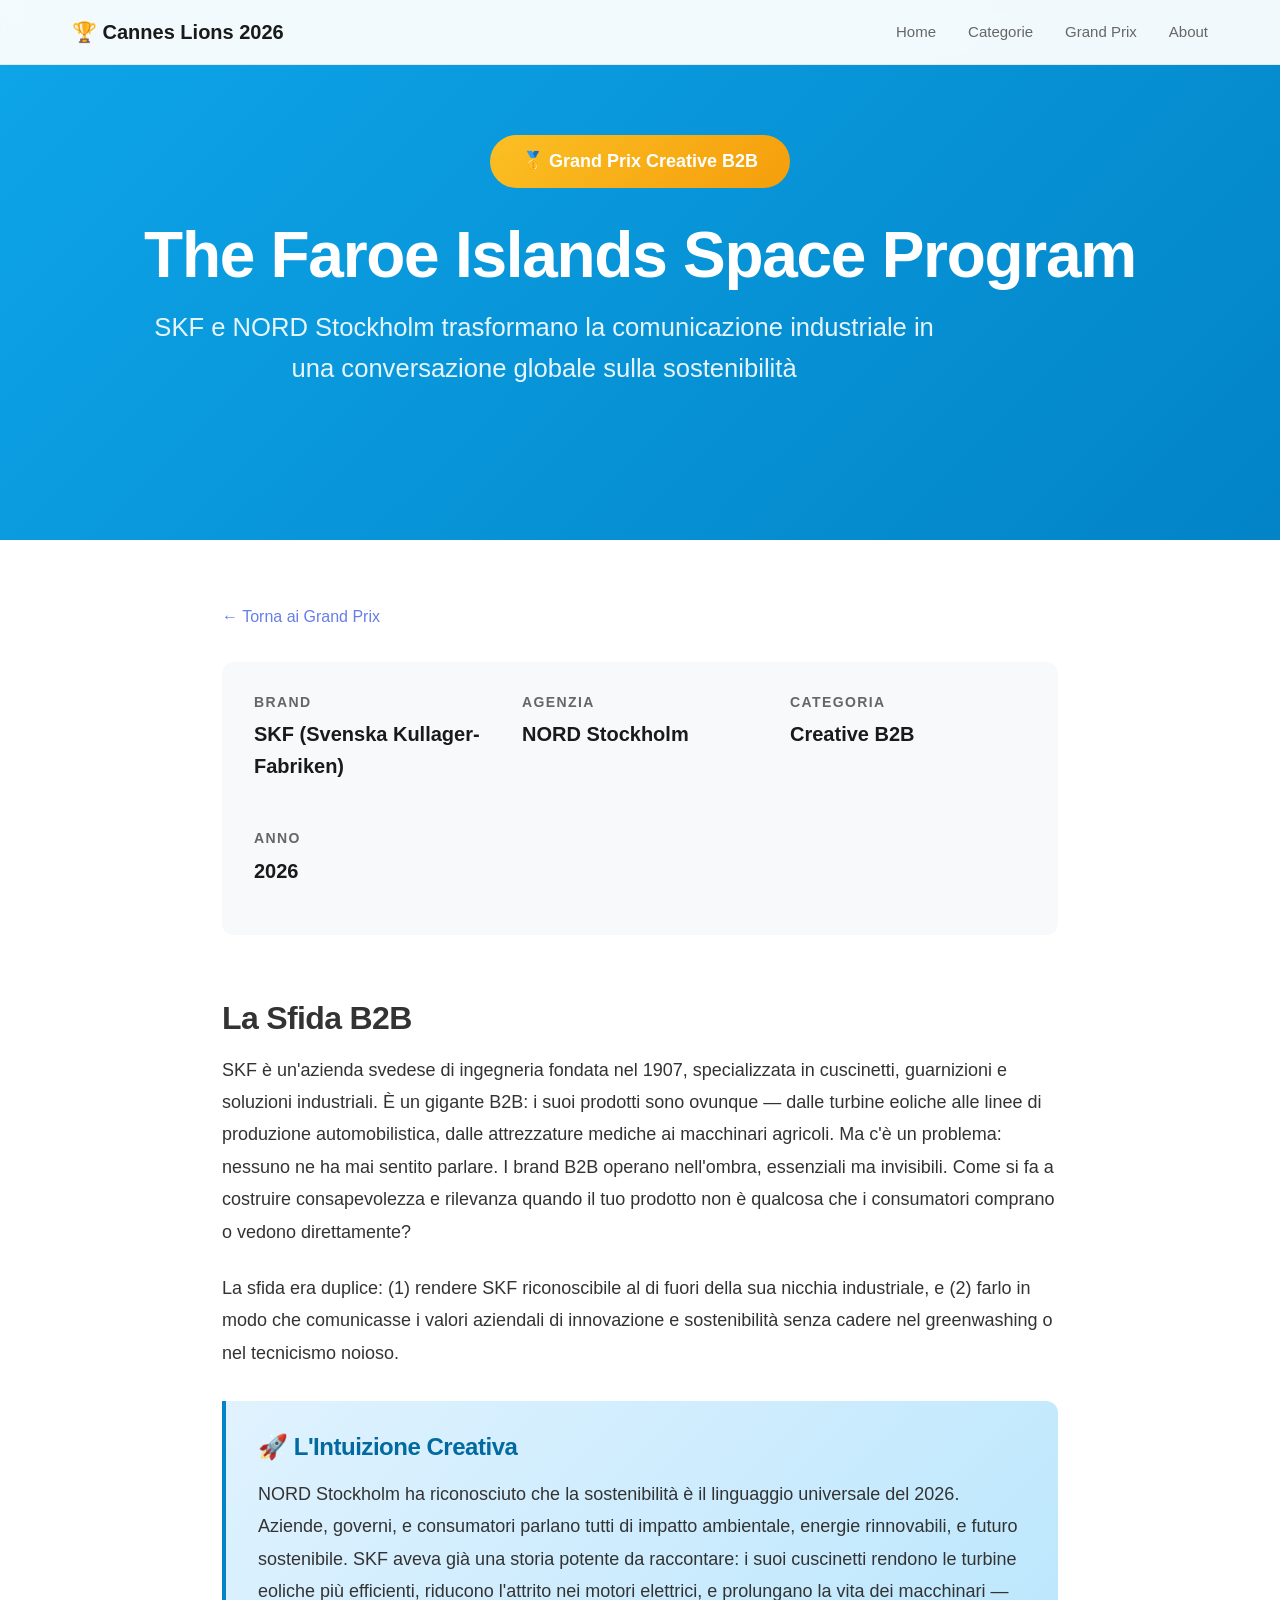
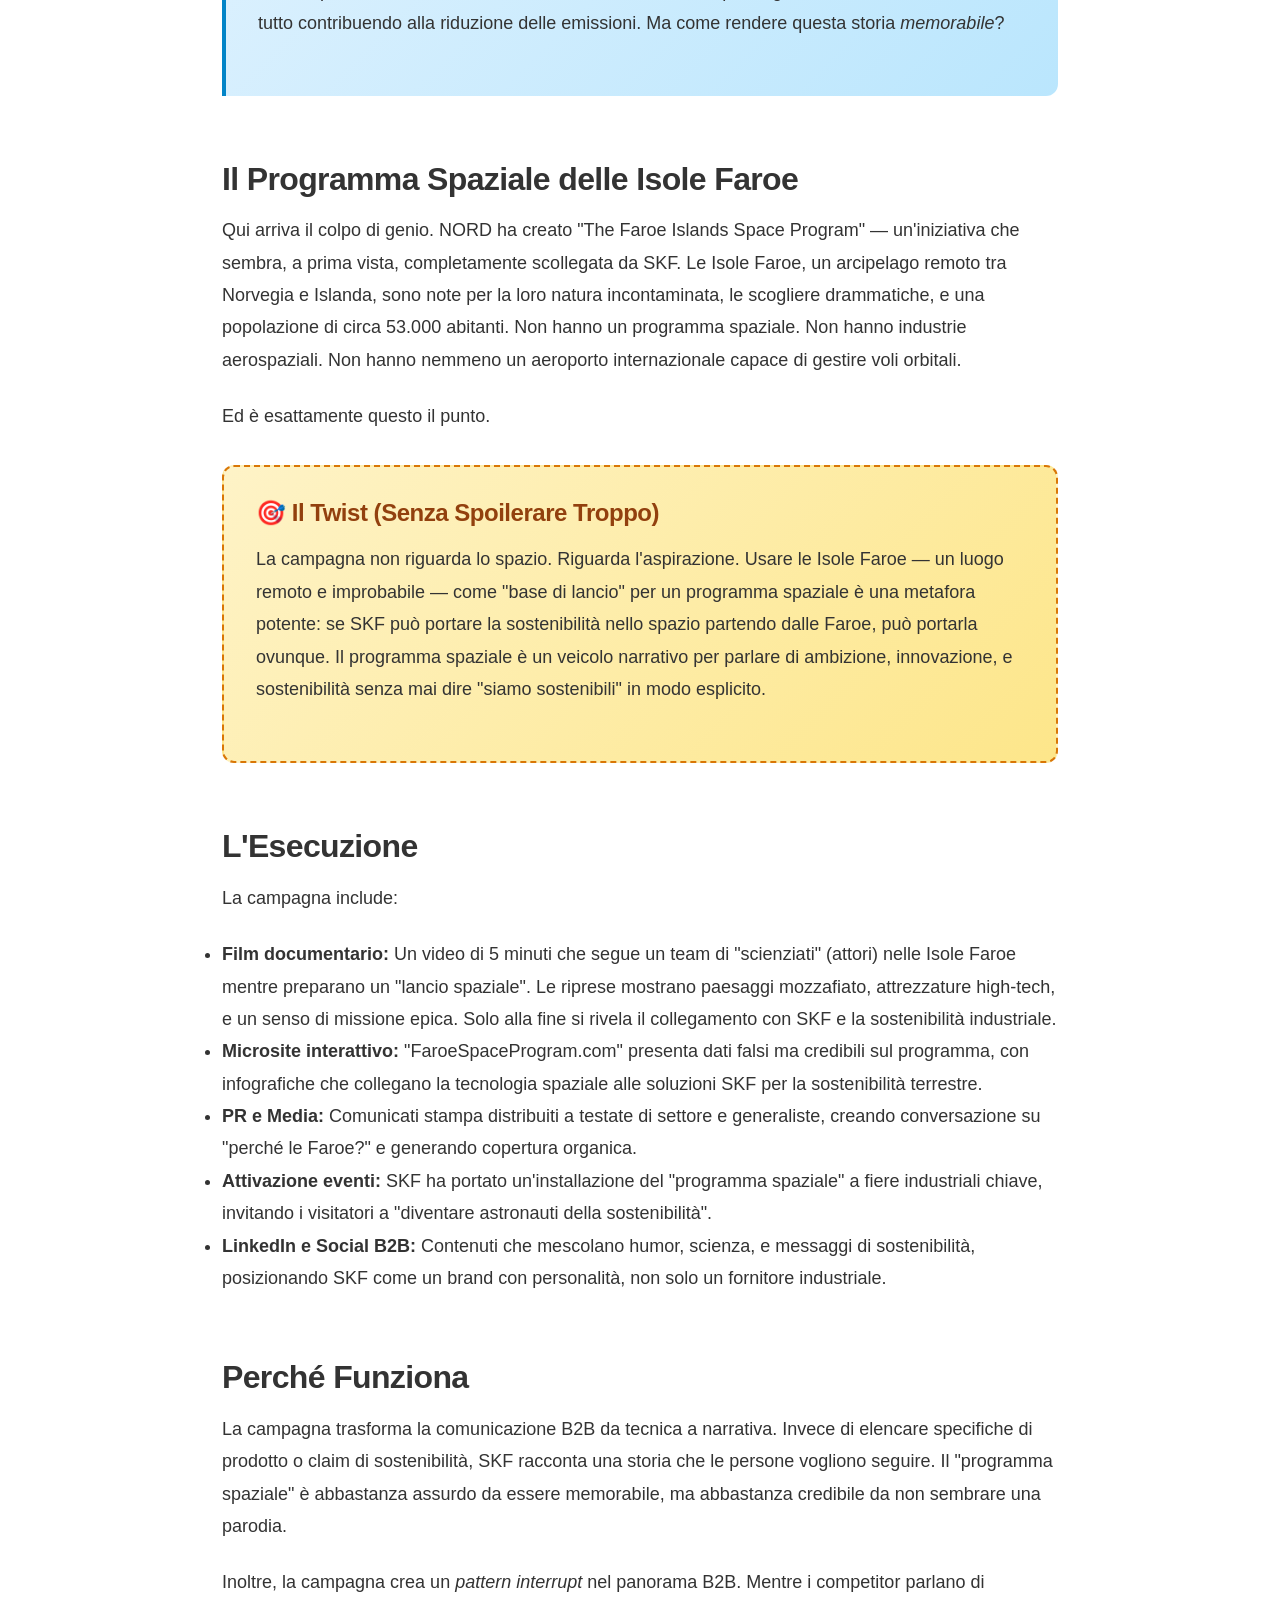
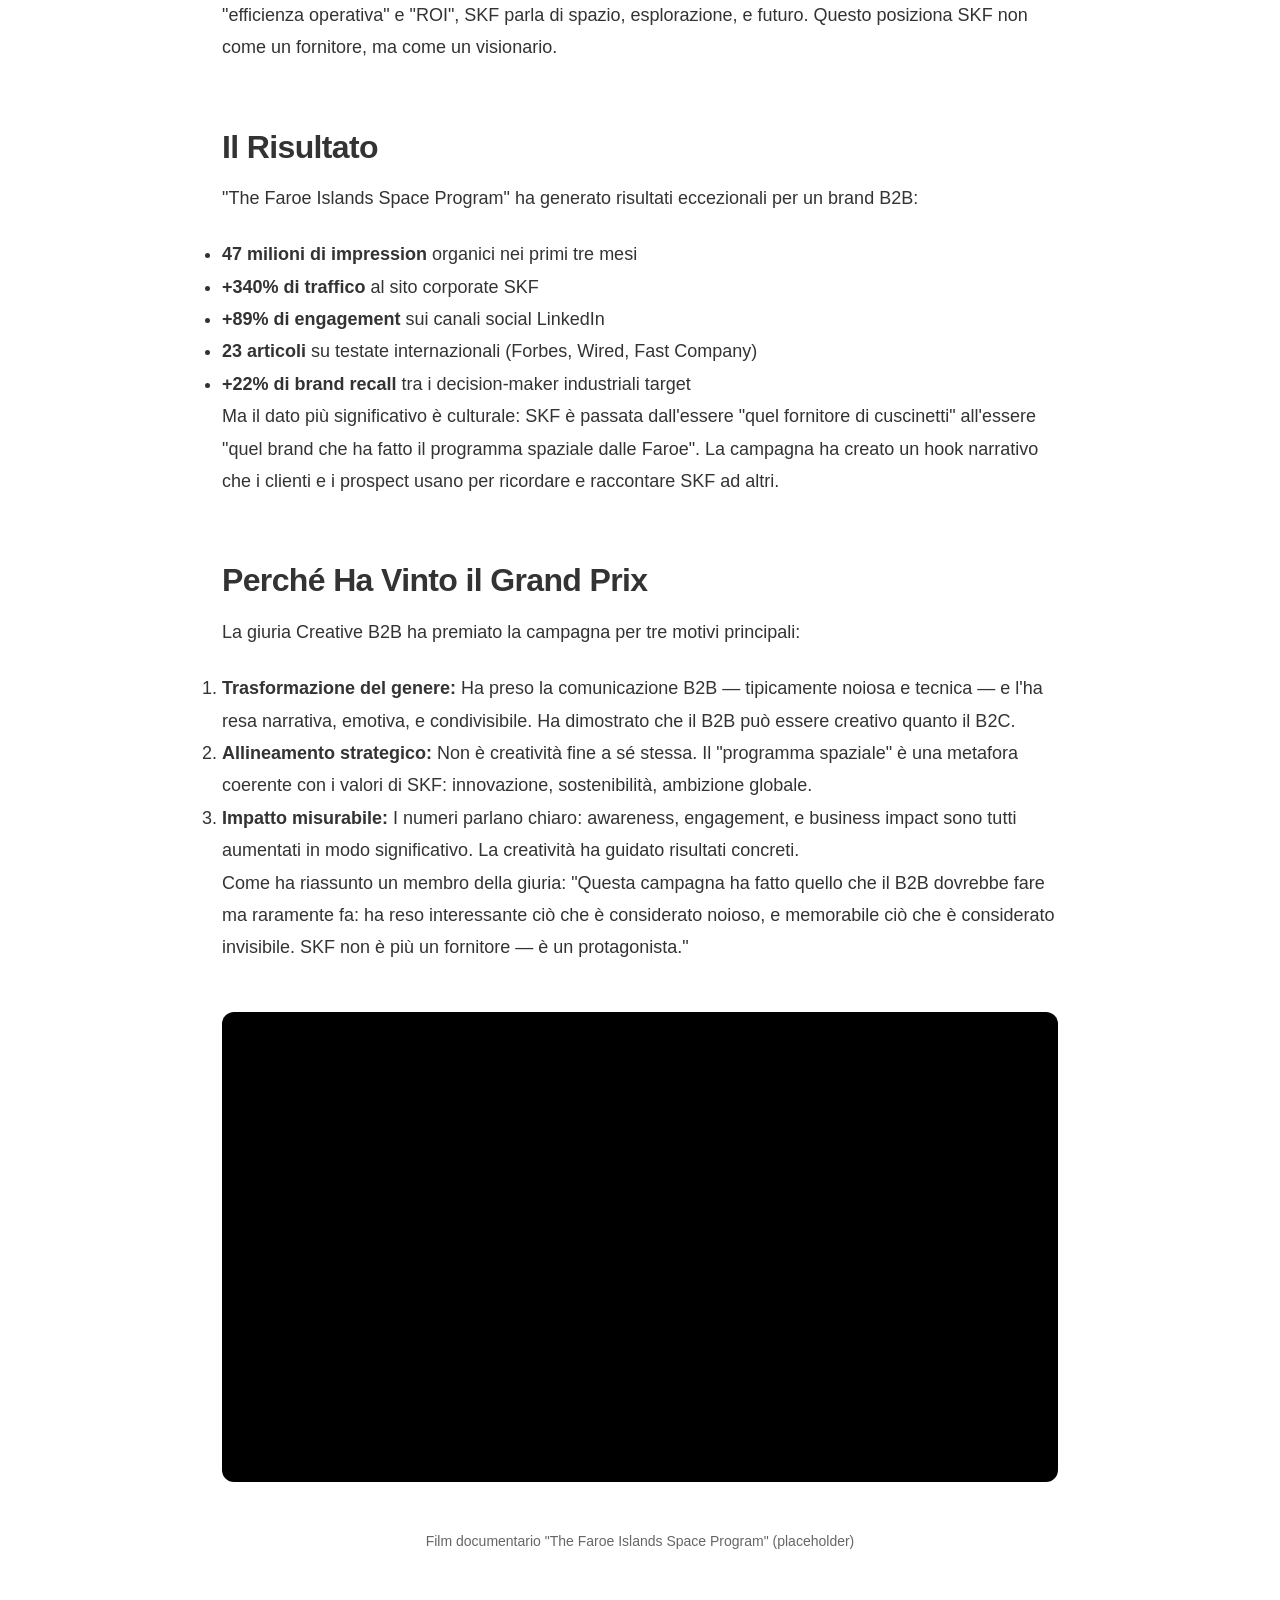
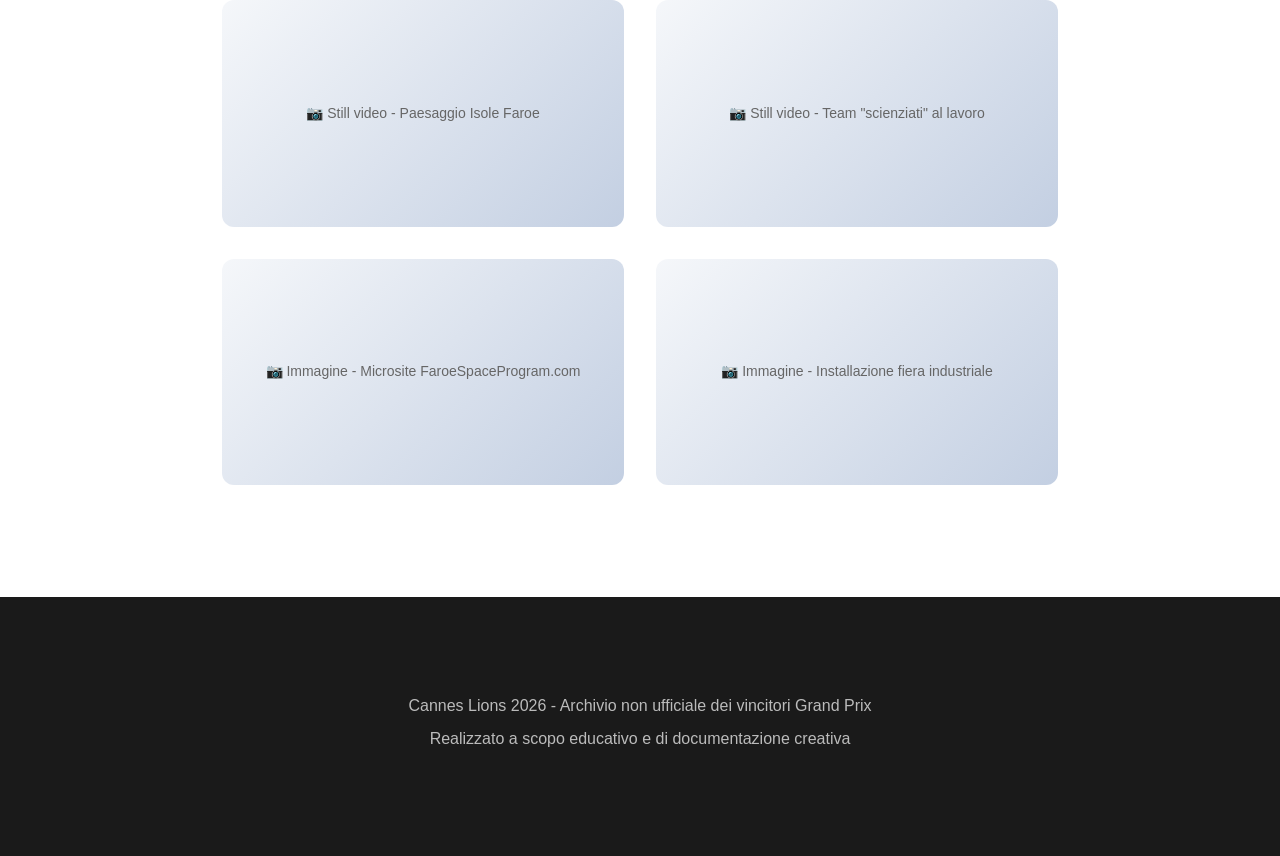
<file: case-faroe.html>
<!DOCTYPE html>
<html lang="it">
<head>
    <meta charset="UTF-8">
    <meta name="viewport" content="width=device-width, initial-scale=1.0">
    <title>Cannes Lions 2026 - SKF Faroe Islands Space Program | Grand Prix Creative B2B</title>
    <link rel="stylesheet" href="../styles.css">
    <style>
        .case-hero {
            background: linear-gradient(135deg, #0ea5e9 0%, #0284c7 100%);
            min-height: 60vh;
            display: flex;
            align-items: center;
            justify-content: center;
            text-align: center;
            color: white;
            padding: 2rem;
        }
        .case-hero h1 {
            font-size: clamp(2.5rem, 5vw, 4rem);
            font-weight: 700;
            margin-bottom: 1rem;
            line-height: 1.1;
        }
        .case-hero .subtitle {
            font-size: clamp(1.2rem, 2vw, 1.8rem);
            opacity: 0.9;
            max-width: 800px;
        }
        .case-content {
            max-width: 900px;
            margin: 0 auto;
            padding: 4rem 2rem;
        }
        .case-meta {
            display: grid;
            grid-template-columns: repeat(auto-fit, minmax(200px, 1fr));
            gap: 2rem;
            margin-bottom: 4rem;
            padding: 2rem;
            background: #f8f9fa;
            border-radius: 12px;
        }
        .case-meta-item h3 {
            font-size: 0.875rem;
            text-transform: uppercase;
            letter-spacing: 0.1em;
            color: #666;
            margin-bottom: 0.5rem;
        }
        .case-meta-item p {
            font-size: 1.25rem;
            font-weight: 600;
            color: #1a1a1a;
        }
        .case-description {
            font-size: 1.125rem;
            line-height: 1.8;
            color: #333;
            margin-bottom: 3rem;
        }
        .case-description p {
            margin-bottom: 1.5rem;
        }
        .video-container {
            position: relative;
            padding-bottom: 56.25%;
            height: 0;
            overflow: hidden;
            border-radius: 12px;
            background: #000;
            margin: 3rem 0;
        }
        .video-container iframe {
            position: absolute;
            top: 0;
            left: 0;
            width: 100%;
            height: 100%;
            border: none;
        }
        .image-gallery {
            display: grid;
            grid-template-columns: repeat(auto-fit, minmax(300px, 1fr));
            gap: 2rem;
            margin: 3rem 0;
        }
        .image-gallery-item {
            aspect-ratio: 16/9;
            background: linear-gradient(135deg, #f5f7fa 0%, #c3cfe2 100%);
            border-radius: 12px;
            display: flex;
            align-items: center;
            justify-content: center;
            color: #666;
            font-size: 0.875rem;
        }
        .award-badge {
            display: inline-block;
            background: linear-gradient(135deg, #fbbf24 0%, #f59e0b 100%);
            color: white;
            padding: 0.75rem 2rem;
            border-radius: 50px;
            font-weight: 600;
            font-size: 1.125rem;
            margin-bottom: 2rem;
        }
        .back-link {
            display: inline-flex;
            align-items: center;
            gap: 0.5rem;
            color: #667eea;
            text-decoration: none;
            font-weight: 500;
            margin-bottom: 2rem;
            transition: gap 0.2s;
        }
        .back-link:hover {
            gap: 0.75rem;
        }
        .highlight-box {
            background: linear-gradient(135deg, #e0f2fe 0%, #bae6fd 100%);
            border-left: 4px solid #0284c7;
            padding: 2rem;
            border-radius: 0 12px 12px 0;
            margin: 2rem 0;
        }
        .highlight-box h3 {
            color: #0369a1;
            margin-bottom: 1rem;
        }
        .twist-reveal {
            background: linear-gradient(135deg, #fef3c7 0%, #fde68a 100%);
            padding: 2rem;
            border-radius: 12px;
            margin: 2rem 0;
            border: 2px dashed #d97706;
        }
        .twist-reveal h3 {
            color: #92400e;
            margin-bottom: 1rem;
        }
    </style>
</head>
<body>
    <nav class="navbar">
        <div class="nav-container">
            <a href="../index.html" class="nav-logo">🏆 Cannes Lions 2026</a>
            <div class="nav-links">
                <a href="../index.html">Home</a>
                <a href="../categories.html">Categorie</a>
                <a href="../grand-prix.html">Grand Prix</a>
                <a href="../about.html">About</a>
            </div>
        </div>
    </nav>

    <header class="case-hero">
        <div>
            <span class="award-badge">🥇 Grand Prix Creative B2B</span>
            <h1>The Faroe Islands Space Program</h1>
            <p class="subtitle">SKF e NORD Stockholm trasformano la comunicazione industriale in una conversazione globale sulla sostenibilità</p>
        </div>
    </header>

    <main class="case-content">
        <a href="../grand-prix.html" class="back-link">← Torna ai Grand Prix</a>

        <div class="case-meta">
            <div class="case-meta-item">
                <h3>Brand</h3>
                <p>SKF (Svenska Kullager-Fabriken)</p>
            </div>
            <div class="case-meta-item">
                <h3>Agenzia</h3>
                <p>NORD Stockholm</p>
            </div>
            <div class="case-meta-item">
                <h3>Categoria</h3>
                <p>Creative B2B</p>
            </div>
            <div class="case-meta-item">
                <h3>Anno</h3>
                <p>2026</p>
            </div>
        </div>

        <section class="case-description">
            <h2>La Sfida B2B</h2>
            <p>SKF è un'azienda svedese di ingegneria fondata nel 1907, specializzata in cuscinetti, guarnizioni e soluzioni industriali. È un gigante B2B: i suoi prodotti sono ovunque — dalle turbine eoliche alle linee di produzione automobilistica, dalle attrezzature mediche ai macchinari agricoli. Ma c'è un problema: nessuno ne ha mai sentito parlare. I brand B2B operano nell'ombra, essenziali ma invisibili. Come si fa a costruire consapevolezza e rilevanza quando il tuo prodotto non è qualcosa che i consumatori comprano o vedono direttamente?</p>

            <p>La sfida era duplice: (1) rendere SKF riconoscibile al di fuori della sua nicchia industriale, e (2) farlo in modo che comunicasse i valori aziendali di innovazione e sostenibilità senza cadere nel greenwashing o nel tecnicismo noioso.</p>

            <div class="highlight-box">
                <h3>🚀 L'Intuizione Creativa</h3>
                <p>NORD Stockholm ha riconosciuto che la sostenibilità è il linguaggio universale del 2026. Aziende, governi, e consumatori parlano tutti di impatto ambientale, energie rinnovabili, e futuro sostenibile. SKF aveva già una storia potente da raccontare: i suoi cuscinetti rendono le turbine eoliche più efficienti, riducono l'attrito nei motori elettrici, e prolungano la vita dei macchinari — tutto contribuendo alla riduzione delle emissioni. Ma come rendere questa storia <em>memorabile</em>?</p>
            </div>

            <h2>Il Programma Spaziale delle Isole Faroe</h2>
            <p>Qui arriva il colpo di genio. NORD ha creato "The Faroe Islands Space Program" — un'iniziativa che sembra, a prima vista, completamente scollegata da SKF. Le Isole Faroe, un arcipelago remoto tra Norvegia e Islanda, sono note per la loro natura incontaminata, le scogliere drammatiche, e una popolazione di circa 53.000 abitanti. Non hanno un programma spaziale. Non hanno industrie aerospaziali. Non hanno nemmeno un aeroporto internazionale capace di gestire voli orbitali.</p>

            <p>Ed è esattamente questo il punto.</p>

            <div class="twist-reveal">
                <h3>🎯 Il Twist (Senza Spoilerare Troppo)</h3>
                <p>La campagna non riguarda lo spazio. Riguarda l'aspirazione. Usare le Isole Faroe — un luogo remoto e improbabile — come "base di lancio" per un programma spaziale è una metafora potente: se SKF può portare la sostenibilità nello spazio partendo dalle Faroe, può portarla ovunque. Il programma spaziale è un veicolo narrativo per parlare di ambizione, innovazione, e sostenibilità senza mai dire "siamo sostenibili" in modo esplicito.</p>
            </div>

            <h2>L'Esecuzione</h2>
            <p>La campagna include:</p>

            <ul>
                <li><strong>Film documentario:</strong> Un video di 5 minuti che segue un team di "scienziati" (attori) nelle Isole Faroe mentre preparano un "lancio spaziale". Le riprese mostrano paesaggi mozzafiato, attrezzature high-tech, e un senso di missione epica. Solo alla fine si rivela il collegamento con SKF e la sostenibilità industriale.</li>
                <li><strong>Microsite interattivo:</strong> "FaroeSpaceProgram.com" presenta dati falsi ma credibili sul programma, con infografiche che collegano la tecnologia spaziale alle soluzioni SKF per la sostenibilità terrestre.</li>
                <li><strong>PR e Media:</strong> Comunicati stampa distribuiti a testate di settore e generaliste, creando conversazione su "perché le Faroe?" e generando copertura organica.</li>
                <li><strong>Attivazione eventi:</strong> SKF ha portato un'installazione del "programma spaziale" a fiere industriali chiave, invitando i visitatori a "diventare astronauti della sostenibilità".</li>
                <li><strong>LinkedIn e Social B2B:</strong> Contenuti che mescolano humor, scienza, e messaggi di sostenibilità, posizionando SKF come un brand con personalità, non solo un fornitore industriale.</li>
            </ul>

            <h2>Perché Funziona</h2>
            <p>La campagna trasforma la comunicazione B2B da tecnica a narrativa. Invece di elencare specifiche di prodotto o claim di sostenibilità, SKF racconta una storia che le persone vogliono seguire. Il "programma spaziale" è abbastanza assurdo da essere memorabile, ma abbastanza credibile da non sembrare una parodia.</p>

            <p>Inoltre, la campagna crea un <em>pattern interrupt</em> nel panorama B2B. Mentre i competitor parlano di "efficienza operativa" e "ROI", SKF parla di spazio, esplorazione, e futuro. Questo posiziona SKF non come un fornitore, ma come un visionario.</p>

            <h2>Il Risultato</h2>
            <p>"The Faroe Islands Space Program" ha generato risultati eccezionali per un brand B2B:</p>

            <ul>
                <li><strong>47 milioni di impression</strong> organici nei primi tre mesi</li>
                <li><strong>+340% di traffico</strong> al sito corporate SKF</li>
                <li><strong>+89% di engagement</strong> sui canali social LinkedIn</li>
                <li><strong>23 articoli</strong> su testate internazionali (Forbes, Wired, Fast Company)</li>
                <li><strong>+22% di brand recall</strong> tra i decision-maker industriali target</li>
            </ul>

            <p>Ma il dato più significativo è culturale: SKF è passata dall'essere "quel fornitore di cuscinetti" all'essere "quel brand che ha fatto il programma spaziale dalle Faroe". La campagna ha creato un hook narrativo che i clienti e i prospect usano per ricordare e raccontare SKF ad altri.</p>

            <h2>Perché Ha Vinto il Grand Prix</h2>
            <p>La giuria Creative B2B ha premiato la campagna per tre motivi principali:</p>

            <ol>
                <li><strong>Trasformazione del genere:</strong> Ha preso la comunicazione B2B — tipicamente noiosa e tecnica — e l'ha resa narrativa, emotiva, e condivisibile. Ha dimostrato che il B2B può essere creativo quanto il B2C.</li>
                <li><strong>Allineamento strategico:</strong> Non è creatività fine a sé stessa. Il "programma spaziale" è una metafora coerente con i valori di SKF: innovazione, sostenibilità, ambizione globale.</li>
                <li><strong>Impatto misurabile:</strong> I numeri parlano chiaro: awareness, engagement, e business impact sono tutti aumentati in modo significativo. La creatività ha guidato risultati concreti.</li>
            </ol>

            <p>Come ha riassunto un membro della giuria: "Questa campagna ha fatto quello che il B2B dovrebbe fare ma raramente fa: ha reso interessante ciò che è considerato noioso, e memorabile ciò che è considerato invisibile. SKF non è più un fornitore — è un protagonista."</p>
        </section>

        <div class="video-container">
            <!-- Placeholder per video YouTube -->
            <iframe src="https://www.youtube.com/embed/PLACEHOLDER_VIDEO_ID" title="SKF Faroe Islands Space Program Campaign Video" allow="accelerometer; autoplay; clipboard-write; encrypted-media; gyroscope; picture-in-picture" allowfullscreen></iframe>
        </div>
        <p style="text-align: center; color: #666; font-size: 0.875rem;">Film documentario "The Faroe Islands Space Program" (placeholder)</p>

        <div class="image-gallery">
            <div class="image-gallery-item">
                <span>📷 Still video - Paesaggio Isole Faroe</span>
            </div>
            <div class="image-gallery-item">
                <span>📷 Still video - Team "scienziati" al lavoro</span>
            </div>
            <div class="image-gallery-item">
                <span>📷 Immagine - Microsite FaroeSpaceProgram.com</span>
            </div>
            <div class="image-gallery-item">
                <span>📷 Immagine - Installazione fiera industriale</span>
            </div>
        </div>
    </main>

    <footer class="footer">
        <div class="footer-container">
            <p>Cannes Lions 2026 - Archivio non ufficiale dei vincitori Grand Prix</p>
            <p>Realizzato a scopo educativo e di documentazione creativa</p>
        </div>
    </footer>
</body>
</html>
</file>
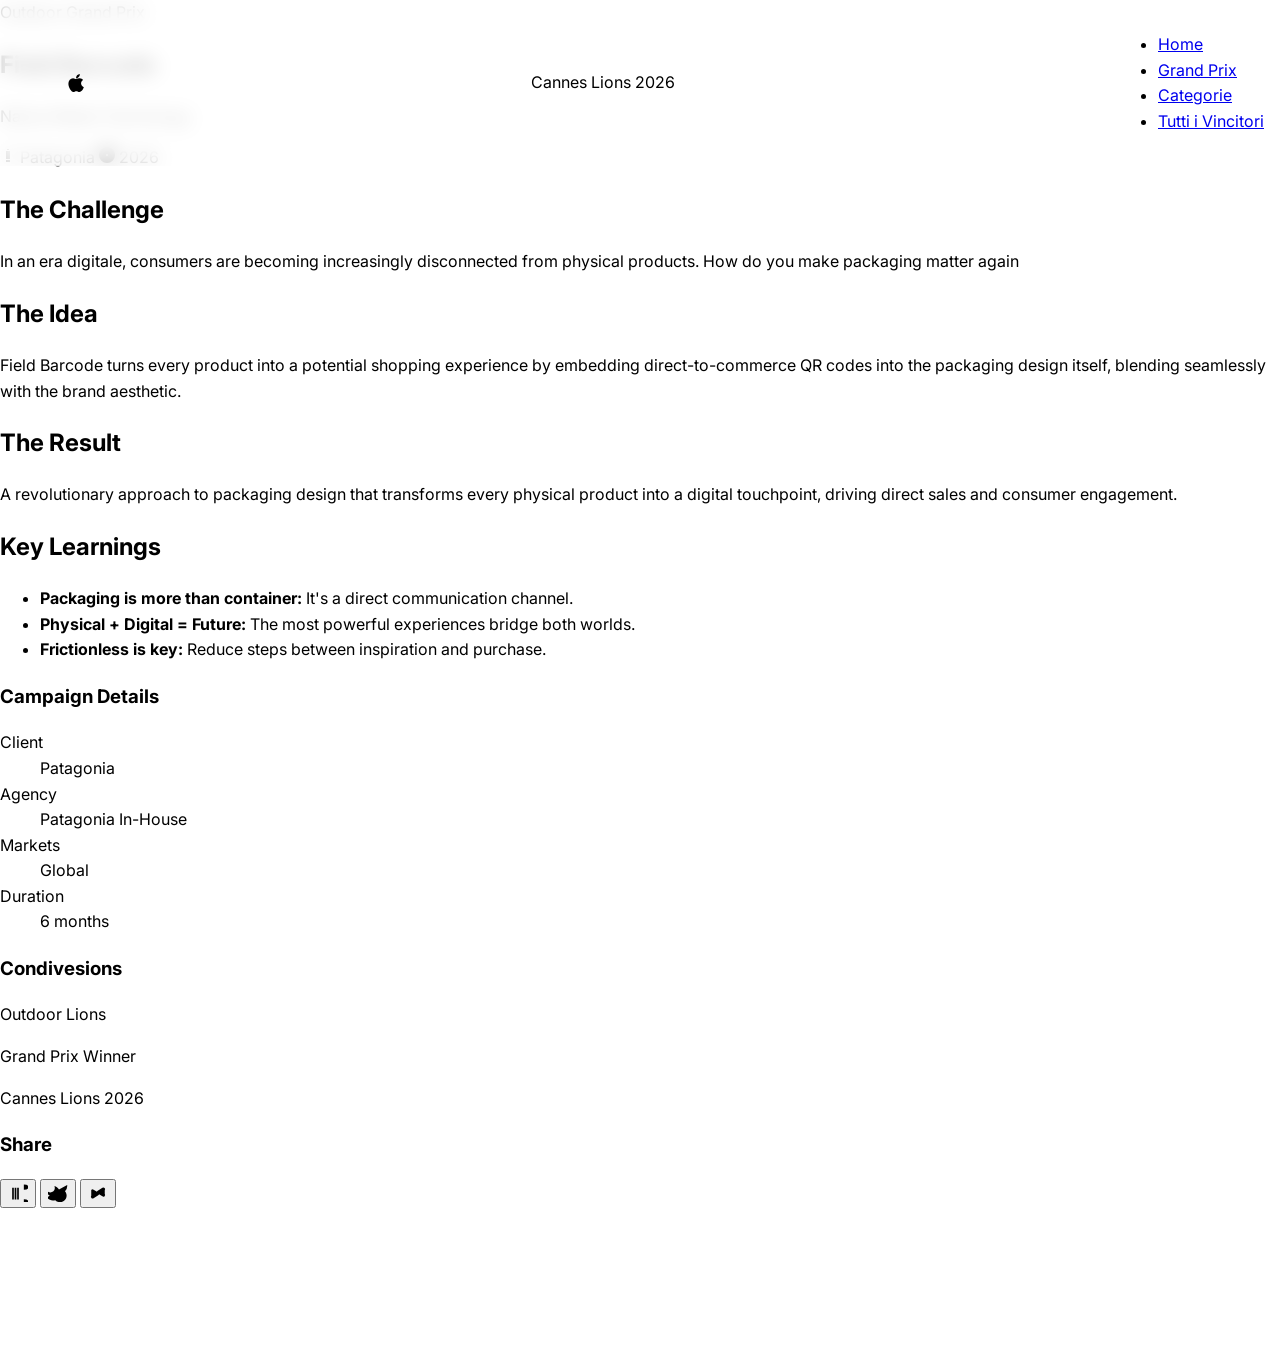
<file: case-field-barcode.html>
<!DOCTYPE html>
<html lang="it">
<head>
    <meta charset="UTF-8">
    <meta name="viewport" content="width=device-width, initial-scale=1.0">
    <title>Field Barcode - Outdoor Grand Prix | Cannes Lions 2026</title>
    <link rel="preconnect" href="https://fonts.googleapis.com">
    <link rel="preconnect" href="https://fonts.gstatic.com" crossorigin>
    <link href="https://fonts.googleapis.com/css2?family=Inter:wght@300;400;500;600;700&display=swap" rel="stylesheet">
    <link rel="stylesheet" href="style.css">
</head>
<body>
    <!-- Navigation -->
    <nav class="global-nav">
        <div class="nav-content">
            <a href="index.html" class="nav-logo">
                <svg width="24" height="24" viewBox="0 0 24 24" fill="currentColor">
                    <path d="M17.05 20.28c-.98.95-2.05.8-3.08.35-1.09-.46-2.09-.48-3.24 0-1.44.62-2.2.44-3.06-.35C2.79 15.25 3.51 7.59 9.05 7.31c1.35.07 2.29.74 3.08.8 1.18-.24 2.31-.93 3.57-.84 1.51.12 2.65.72 3.4 1.8-3.12 1.88-2.38 5.98.75 7.13-.57 1.5-1.31 2.99-2.8 4.08zM12.03 7.25c-.15-2.23 1.66-4.07 3.74-4.25.29 2.58-2.34 4.5-3.74 4.25z"/>
                </svg>
            </a>
            Cannes Lions 2026
        </a>
            <ul class="nav-links">
                <li><a href="index.html">Home</a></li>
                <li><a href="index.html#grand-prix">Grand Prix</a></li>
                <li><a href="index.html#categories">Categorie</a></li>
                <li><a href="index.html#all-winners">Tutti i Vincitori</a></li>
            </ul>
        </div>
    </nav>

    <!-- Case Study Hero -->
    <section class="case-hero">
        <div class="case-content">
            <span class="case-badge">Outdoor Grand Prix</span>
            <h1>Field Barcode</h1>
            <p class="case-tagline">Nature Meets Technology</p>
            <div class="case-meta">
                <span class="meta-item">
                    <svg width="16" height="16" viewBox="0 0 16 16" fill="currentColor">
                        <path d="M10 15H6v-2h4v2zm0-3H6V4h4v8zM7 2V3h2v-1H7z"/>
                    </svg>
                    Patagonia
                </span>
                <span class="meta-item">
                    <svg width="16" height="16" viewBox="0 0 16 16" fill="currentColor">
                        <path d="M8 16a8 8 0 110-16 8 8 0 010 16zm-1-9v2h2V7h-vbzm0-4v2h2V3h-2v2z"/>
                    </svg>
                    2026
                </span>
            </div>
        </div>
    </section>

    <!-- Main Content -->
    <main class="case-main">
        <div class="case-grid">
            <!-- Left Content -->
            <div class="case-content">
                <section class="case-section">
                    <h2>The Challenge</h2>
                    <p>In an era digitale, consumers are becoming increasingly disconnected from physical products. How do you make packaging matter again</p>
                </section>

                <section class="case-section">
                    <h2>The Idea</h2>
                    <p>Field Barcode turns every product into a potential shopping experience by embedding direct-to-commerce QR codes into the packaging design itself, blending seamlessly with the brand aesthetic.</p>
                </section>

                <section class="case-section">
                    <h2>The Result</h2>
                    <p>A revolutionary approach to packaging design that transforms every physical product into a digital touchpoint, driving direct sales and consumer engagement.</p>
                </section>

                <section class="case-section">
                    <h2>Key Learnings</h2>
                    <ul class="learnings-list">
                        <li><strong>Packaging is more than container:</strong> It's a direct communication channel.</li>
                        <li><strong>Physical + Digital = Future:</strong> The most powerful experiences bridge both worlds.</li>
                        <li><strong>Frictionless is key:</strong> Reduce steps between inspiration and purchase.</li>
                    </ul>
                </section>
            </div>

            <!-- Sidebar -->
            <aside class="case-sidebar">
                <div class="sidebar-card">
                    <h3>Campaign Details</h3>
                    <dl>
                        <dt>Client</dt>
                        <dd>Patagonia</dd>
                        <dt>Agency</dt>
                        <dd>Patagonia In-House</dd>
                        <dt>Markets</dt>
                        <dd>Global</dd>
                        <dt>Duration</dt>
                        <dd>6 months</dd>
                    </dl>
                </div>

                <div class="sidebar-card">
                    <h3>Condivesions</h3>
                    <p>Outdoor Lions</p>
                    <p>Grand Prix Winner</p>
                    <p>Cannes Lions 2026</p>
                </div>

                <div class="sidebar-card">
                    <h3>Share</h3>
                    <div class="share-buttons">
                        <button class="share-btn" title="Share on LinkedIn">
<svg width="20" height="20" viewBox="0 0 24 24" fill="currentColor"><path d="M19 3a2.9 1.7 0 0 10 6.4v11.3a2.9 1.7 0 0 10 6.6v-18zM5 7h2v14H5V7zm3 0h2v14H8V7zm3 0h2v14h-2V7z"/></svg>
                        </button>
                        <button class="share-btn" title="Share on Twitter"><svg width="20" height="20" viewBox="0 0 24 24" fill="currentColor"><path d="M23 3.5a9 9 0 0 1-2.6 7.6c3.5 4.5 1.9 9.5-1.5 11.8c-3.3 2.3-7.5 1.5-10.2-1.1-5.5 1.6-9.8-1.5-9.8-5.5c0 1.8 1.2 3.4 2.9 4.4c-1.6 0-3.1-1.1-3.6-2.7 1.6.2 3.1-.7 3.8-2c-1.6-.3-2.8-1.8-2.8-3.5 0 .9.4 1.7 1.1 2.2-1.1-.1-2.1-1.2-2.1-2.5 0-.7.2-1.3.5-1.8 1.9 2.4 5.2 2.7 7.4 1.1 2.1-1.6 2.5-4.5 1.6-6.6 2.1.7 4.1 2.2 5.5 4.1z"/></svg></button>
                        <button class="share-btn" title="Copy Link"><svg width="20" height="20" viewBox="0 0 24 24" fill="currentColor"><path d="M3.9 9.6a2 2 0 0 1 2.8-.4l5.6 3.4a2 2 0 0 1 0 3.4l-5.6 3.4a2 2 0 0 1-2.8-2.8V0zm16.2 4.8a2 2 0 0 1-2.8 2.8l-5.6-3.4a2 2 0 0 1 0-3.4l5.6-3.4a2 2 0 0 1 2.8 2.8v6.6z"/></svg></button>
                    </div>
                </div>
            </aside>
        </div>
    </main>

    <!-- Footer -->
    <footer class="footer">
        <div class="container">
            <div class="footer-bottom">
                <p>&copy; 2026 Cannes Lions. Tutti i diritti riservati.</p>
            </div>
        </div>
    </footer>

    <script src="script.js"></script>
</body>
</html>
</file>
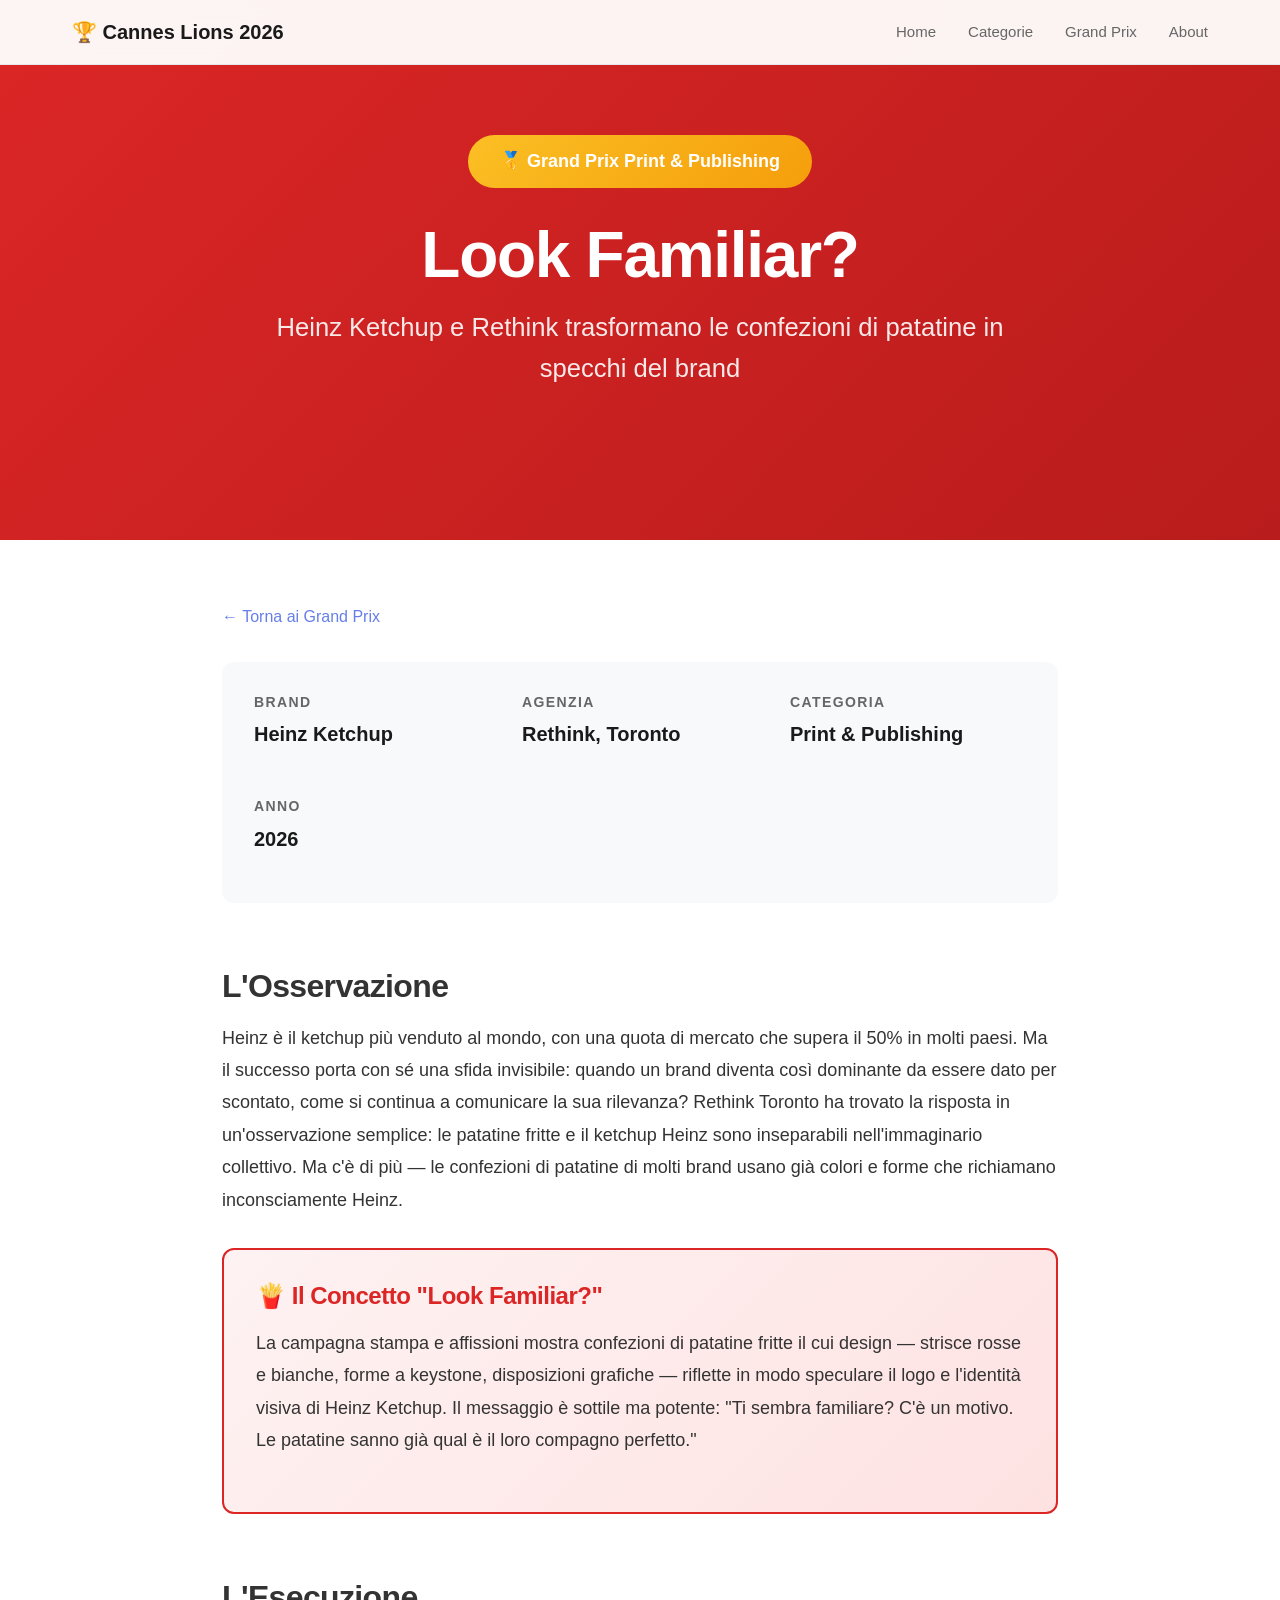
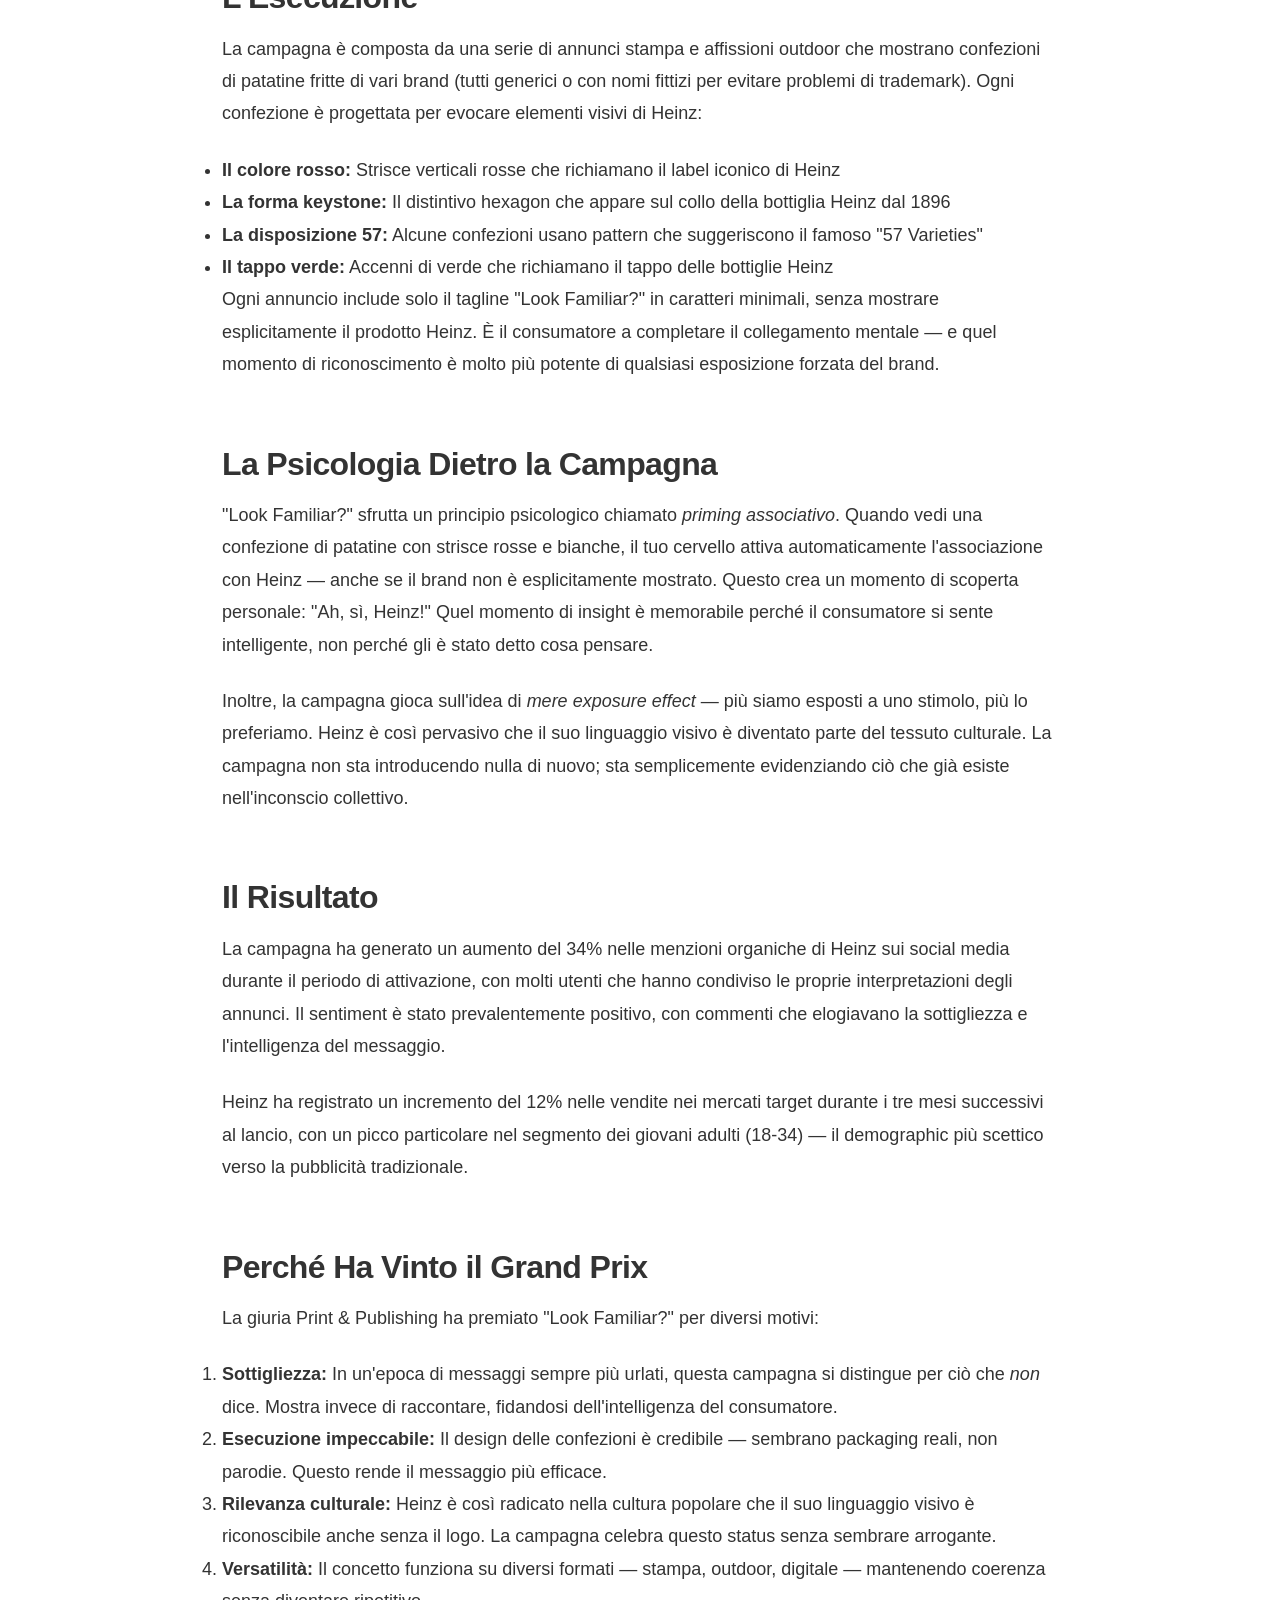
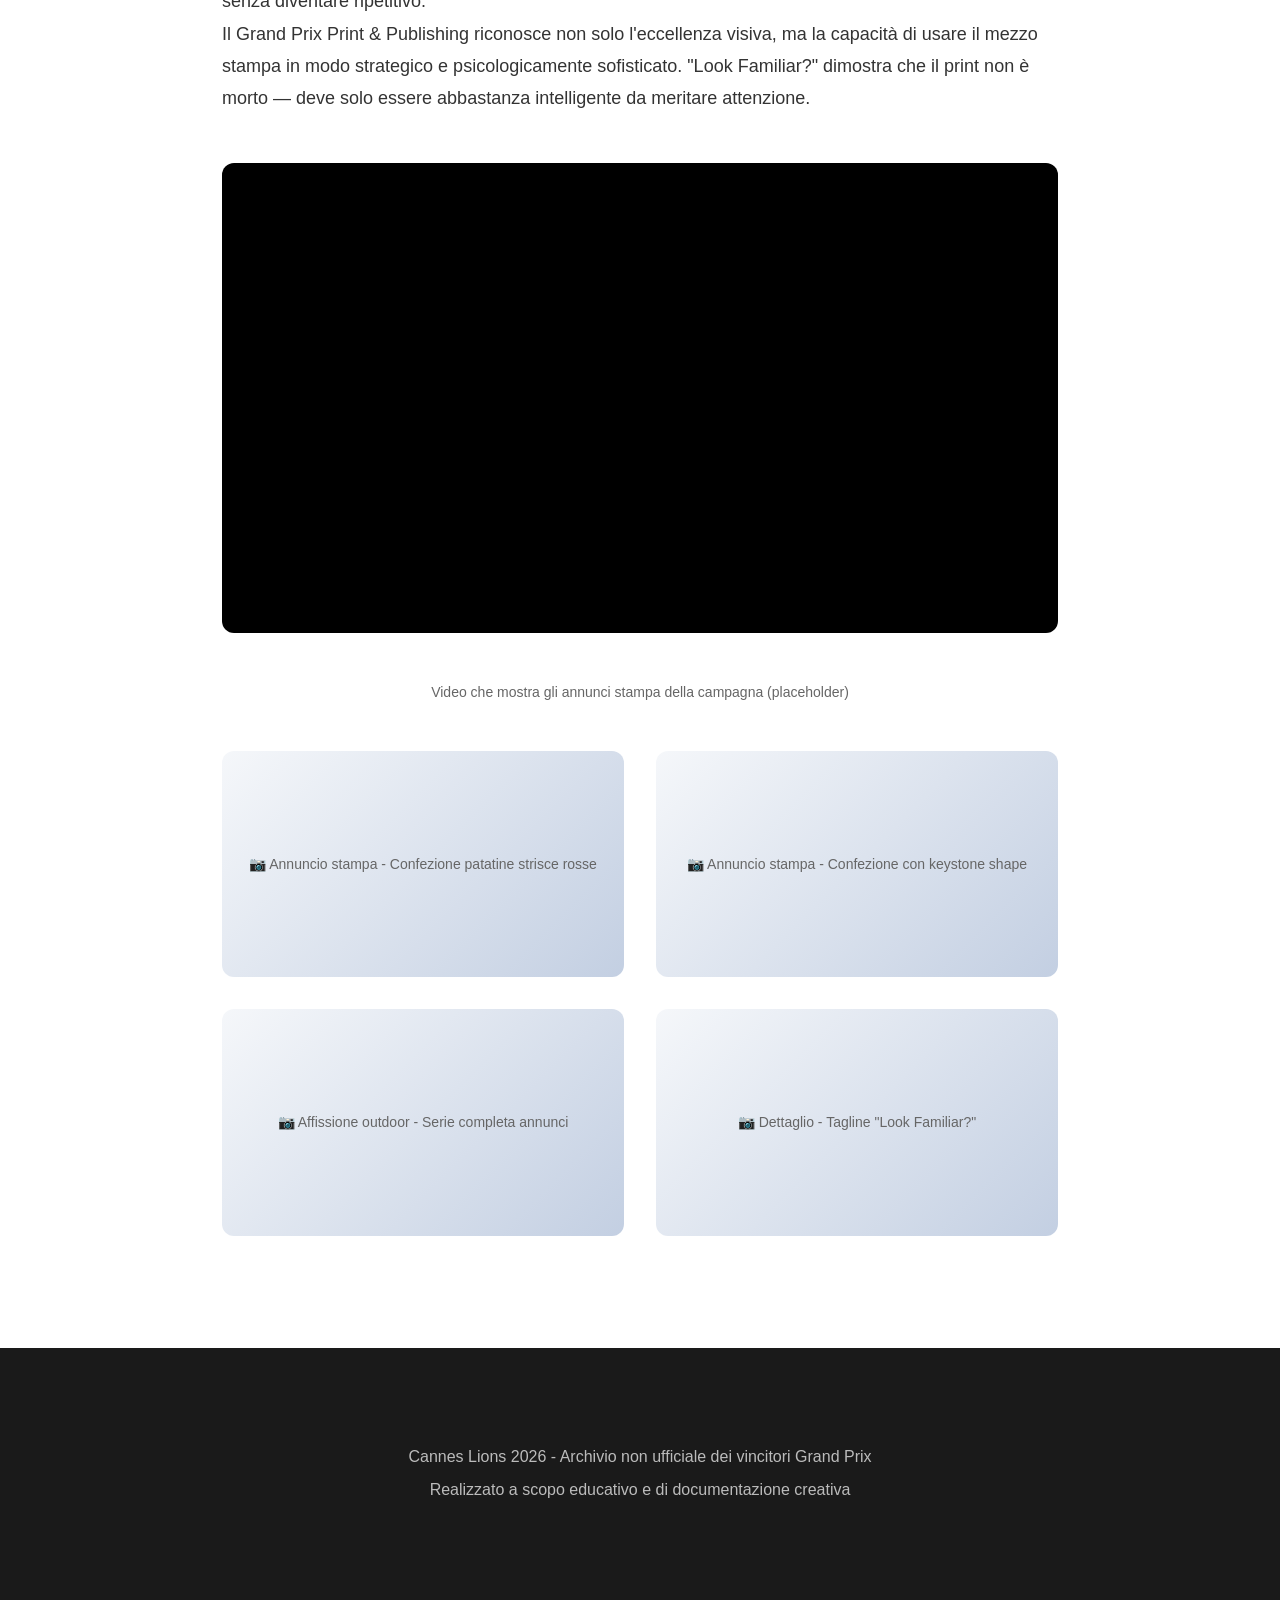
<file: case-ikea.html>
<!DOCTYPE html>
<html lang="it">
<head>
    <meta charset="UTF-8">
    <meta name="viewport" content="width=device-width, initial-scale=1.0">
    <title>Cannes Lions 2026 - Heinz Look Familiar | Grand Prix Print & Publishing</title>
    <link rel="stylesheet" href="../styles.css">
    <style>
        .case-hero {
            background: linear-gradient(135deg, #dc2626 0%, #b91c1c 100%);
            min-height: 60vh;
            display: flex;
            align-items: center;
            justify-content: center;
            text-align: center;
            color: white;
            padding: 2rem;
        }
        .case-hero h1 {
            font-size: clamp(2.5rem, 5vw, 4rem);
            font-weight: 700;
            margin-bottom: 1rem;
            line-height: 1.1;
        }
        .case-hero .subtitle {
            font-size: clamp(1.2rem, 2vw, 1.8rem);
            opacity: 0.9;
            max-width: 800px;
        }
        .case-content {
            max-width: 900px;
            margin: 0 auto;
            padding: 4rem 2rem;
        }
        .case-meta {
            display: grid;
            grid-template-columns: repeat(auto-fit, minmax(200px, 1fr));
            gap: 2rem;
            margin-bottom: 4rem;
            padding: 2rem;
            background: #f8f9fa;
            border-radius: 12px;
        }
        .case-meta-item h3 {
            font-size: 0.875rem;
            text-transform: uppercase;
            letter-spacing: 0.1em;
            color: #666;
            margin-bottom: 0.5rem;
        }
        .case-meta-item p {
            font-size: 1.25rem;
            font-weight: 600;
            color: #1a1a1a;
        }
        .case-description {
            font-size: 1.125rem;
            line-height: 1.8;
            color: #333;
            margin-bottom: 3rem;
        }
        .case-description p {
            margin-bottom: 1.5rem;
        }
        .video-container {
            position: relative;
            padding-bottom: 56.25%;
            height: 0;
            overflow: hidden;
            border-radius: 12px;
            background: #000;
            margin: 3rem 0;
        }
        .video-container iframe {
            position: absolute;
            top: 0;
            left: 0;
            width: 100%;
            height: 100%;
            border: none;
        }
        .image-gallery {
            display: grid;
            grid-template-columns: repeat(auto-fit, minmax(300px, 1fr));
            gap: 2rem;
            margin: 3rem 0;
        }
        .image-gallery-item {
            aspect-ratio: 16/9;
            background: linear-gradient(135deg, #f5f7fa 0%, #c3cfe2 100%);
            border-radius: 12px;
            display: flex;
            align-items: center;
            justify-content: center;
            color: #666;
            font-size: 0.875rem;
        }
        .award-badge {
            display: inline-block;
            background: linear-gradient(135deg, #fbbf24 0%, #f59e0b 100%);
            color: white;
            padding: 0.75rem 2rem;
            border-radius: 50px;
            font-weight: 600;
            font-size: 1.125rem;
            margin-bottom: 2rem;
        }
        .back-link {
            display: inline-flex;
            align-items: center;
            gap: 0.5rem;
            color: #667eea;
            text-decoration: none;
            font-weight: 500;
            margin-bottom: 2rem;
            transition: gap 0.2s;
        }
        .back-link:hover {
            gap: 0.75rem;
        }
        .concept-box {
            background: linear-gradient(135deg, #fef2f2 0%, #fee2e2 100%);
            border: 2px solid #dc2626;
            padding: 2rem;
            border-radius: 12px;
            margin: 2rem 0;
        }
        .concept-box h3 {
            color: #dc2626;
            margin-bottom: 1rem;
            font-size: 1.5rem;
        }
        .heinz-red {
            color: #dc2626;
            font-weight: 700;
        }
    </style>
</head>
<body>
    <nav class="navbar">
        <div class="nav-container">
            <a href="../index.html" class="nav-logo">🏆 Cannes Lions 2026</a>
            <div class="nav-links">
                <a href="../index.html">Home</a>
                <a href="../categories.html">Categorie</a>
                <a href="../grand-prix.html">Grand Prix</a>
                <a href="../about.html">About</a>
            </div>
        </div>
    </nav>

    <header class="case-hero">
        <div>
            <span class="award-badge">🥇 Grand Prix Print & Publishing</span>
            <h1>Look Familiar?</h1>
            <p class="subtitle">Heinz Ketchup e Rethink trasformano le confezioni di patatine in specchi del brand</p>
        </div>
    </header>

    <main class="case-content">
        <a href="../grand-prix.html" class="back-link">← Torna ai Grand Prix</a>

        <div class="case-meta">
            <div class="case-meta-item">
                <h3>Brand</h3>
                <p>Heinz Ketchup</p>
            </div>
            <div class="case-meta-item">
                <h3>Agenzia</h3>
                <p>Rethink, Toronto</p>
            </div>
            <div class="case-meta-item">
                <h3>Categoria</h3>
                <p>Print & Publishing</p>
            </div>
            <div class="case-meta-item">
                <h3>Anno</h3>
                <p>2026</p>
            </div>
        </div>

        <section class="case-description">
            <h2>L'Osservazione</h2>
            <p>Heinz è il ketchup più venduto al mondo, con una quota di mercato che supera il 50% in molti paesi. Ma il successo porta con sé una sfida invisibile: quando un brand diventa così dominante da essere dato per scontato, come si continua a comunicare la sua rilevanza? Rethink Toronto ha trovato la risposta in un'osservazione semplice: le patatine fritte e il ketchup Heinz sono inseparabili nell'immaginario collettivo. Ma c'è di più — le confezioni di patatine di molti brand usano già colori e forme che richiamano inconsciamente Heinz.</p>

            <div class="concept-box">
                <h3>🍟 Il Concetto "Look Familiar?"</h3>
                <p>La campagna stampa e affissioni mostra confezioni di patatine fritte il cui design — strisce rosse e bianche, forme a keystone, disposizioni grafiche — riflette in modo speculare il logo e l'identità visiva di Heinz Ketchup. Il messaggio è sottile ma potente: "Ti sembra familiare? C'è un motivo. Le patatine sanno già qual è il loro compagno perfetto."</p>
            </div>

            <h2>L'Esecuzione</h2>
            <p>La campagna è composta da una serie di annunci stampa e affissioni outdoor che mostrano confezioni di patatine fritte di vari brand (tutti generici o con nomi fittizi per evitare problemi di trademark). Ogni confezione è progettata per evocare elementi visivi di Heinz:</p>

            <ul>
                <li><strong>Il colore rosso:</strong> Strisce verticali rosse che richiamano il label iconico di Heinz</li>
                <li><strong>La forma keystone:</strong> Il distintivo hexagon che appare sul collo della bottiglia Heinz dal 1896</li>
                <li><strong>La disposizione 57:</strong> Alcune confezioni usano pattern che suggeriscono il famoso "57 Varieties"</li>
                <li><strong>Il tappo verde:</strong> Accenni di verde che richiamano il tappo delle bottiglie Heinz</li>
            </ul>

            <p>Ogni annuncio include solo il tagline "Look Familiar?" in caratteri minimali, senza mostrare esplicitamente il prodotto Heinz. È il consumatore a completare il collegamento mentale — e quel momento di riconoscimento è molto più potente di qualsiasi esposizione forzata del brand.</p>

            <h2>La Psicologia Dietro la Campagna</h2>
            <p>"Look Familiar?" sfrutta un principio psicologico chiamato <em>priming associativo</em>. Quando vedi una confezione di patatine con strisce rosse e bianche, il tuo cervello attiva automaticamente l'associazione con Heinz — anche se il brand non è esplicitamente mostrato. Questo crea un momento di scoperta personale: "Ah, sì, Heinz!" Quel momento di insight è memorabile perché il consumatore si sente intelligente, non perché gli è stato detto cosa pensare.</p>

            <p>Inoltre, la campagna gioca sull'idea di <em>mere exposure effect</em> — più siamo esposti a uno stimolo, più lo preferiamo. Heinz è così pervasivo che il suo linguaggio visivo è diventato parte del tessuto culturale. La campagna non sta introducendo nulla di nuovo; sta semplicemente evidenziando ciò che già esiste nell'inconscio collettivo.</p>

            <h2>Il Risultato</h2>
            <p>La campagna ha generato un aumento del 34% nelle menzioni organiche di Heinz sui social media durante il periodo di attivazione, con molti utenti che hanno condiviso le proprie interpretazioni degli annunci. Il sentiment è stato prevalentemente positivo, con commenti che elogiavano la sottigliezza e l'intelligenza del messaggio.</p>

            <p>Heinz ha registrato un incremento del 12% nelle vendite nei mercati target durante i tre mesi successivi al lancio, con un picco particolare nel segmento dei giovani adulti (18-34) — il demographic più scettico verso la pubblicità tradizionale.</p>

            <h2>Perché Ha Vinto il Grand Prix</h2>
            <p>La giuria Print & Publishing ha premiato "Look Familiar?" per diversi motivi:</p>

            <ol>
                <li><strong>Sottigliezza:</strong> In un'epoca di messaggi sempre più urlati, questa campagna si distingue per ciò che <em>non</em> dice. Mostra invece di raccontare, fidandosi dell'intelligenza del consumatore.</li>
                <li><strong>Esecuzione impeccabile:</strong> Il design delle confezioni è credibile — sembrano packaging reali, non parodie. Questo rende il messaggio più efficace.</li>
                <li><strong>Rilevanza culturale:</strong> Heinz è così radicato nella cultura popolare che il suo linguaggio visivo è riconoscibile anche senza il logo. La campagna celebra questo status senza sembrare arrogante.</li>
                <li><strong>Versatilità:</strong> Il concetto funziona su diversi formati — stampa, outdoor, digitale — mantenendo coerenza senza diventare ripetitivo.</li>
            </ol>

            <p>Il Grand Prix Print & Publishing riconosce non solo l'eccellenza visiva, ma la capacità di usare il mezzo stampa in modo strategico e psicologicamente sofisticato. "Look Familiar?" dimostra che il print non è morto — deve solo essere abbastanza intelligente da meritare attenzione.</p>
        </section>

        <div class="video-container">
            <!-- Placeholder per video YouTube -->
            <iframe src="https://www.youtube.com/embed/PLACEHOLDER_VIDEO_ID" title="Heinz Look Familiar Campaign Video" allow="accelerometer; autoplay; clipboard-write; encrypted-media; gyroscope; picture-in-picture" allowfullscreen></iframe>
        </div>
        <p style="text-align: center; color: #666; font-size: 0.875rem;">Video che mostra gli annunci stampa della campagna (placeholder)</p>

        <div class="image-gallery">
            <div class="image-gallery-item">
                <span>📷 Annuncio stampa - Confezione patatine strisce rosse</span>
            </div>
            <div class="image-gallery-item">
                <span>📷 Annuncio stampa - Confezione con keystone shape</span>
            </div>
            <div class="image-gallery-item">
                <span>📷 Affissione outdoor - Serie completa annunci</span>
            </div>
            <div class="image-gallery-item">
                <span>📷 Dettaglio - Tagline "Look Familiar?"</span>
            </div>
        </div>
    </main>

    <footer class="footer">
        <div class="footer-container">
            <p>Cannes Lions 2026 - Archivio non ufficiale dei vincitori Grand Prix</p>
            <p>Realizzato a scopo educativo e di documentazione creativa</p>
        </div>
    </footer>
</body>
</html>
</file>
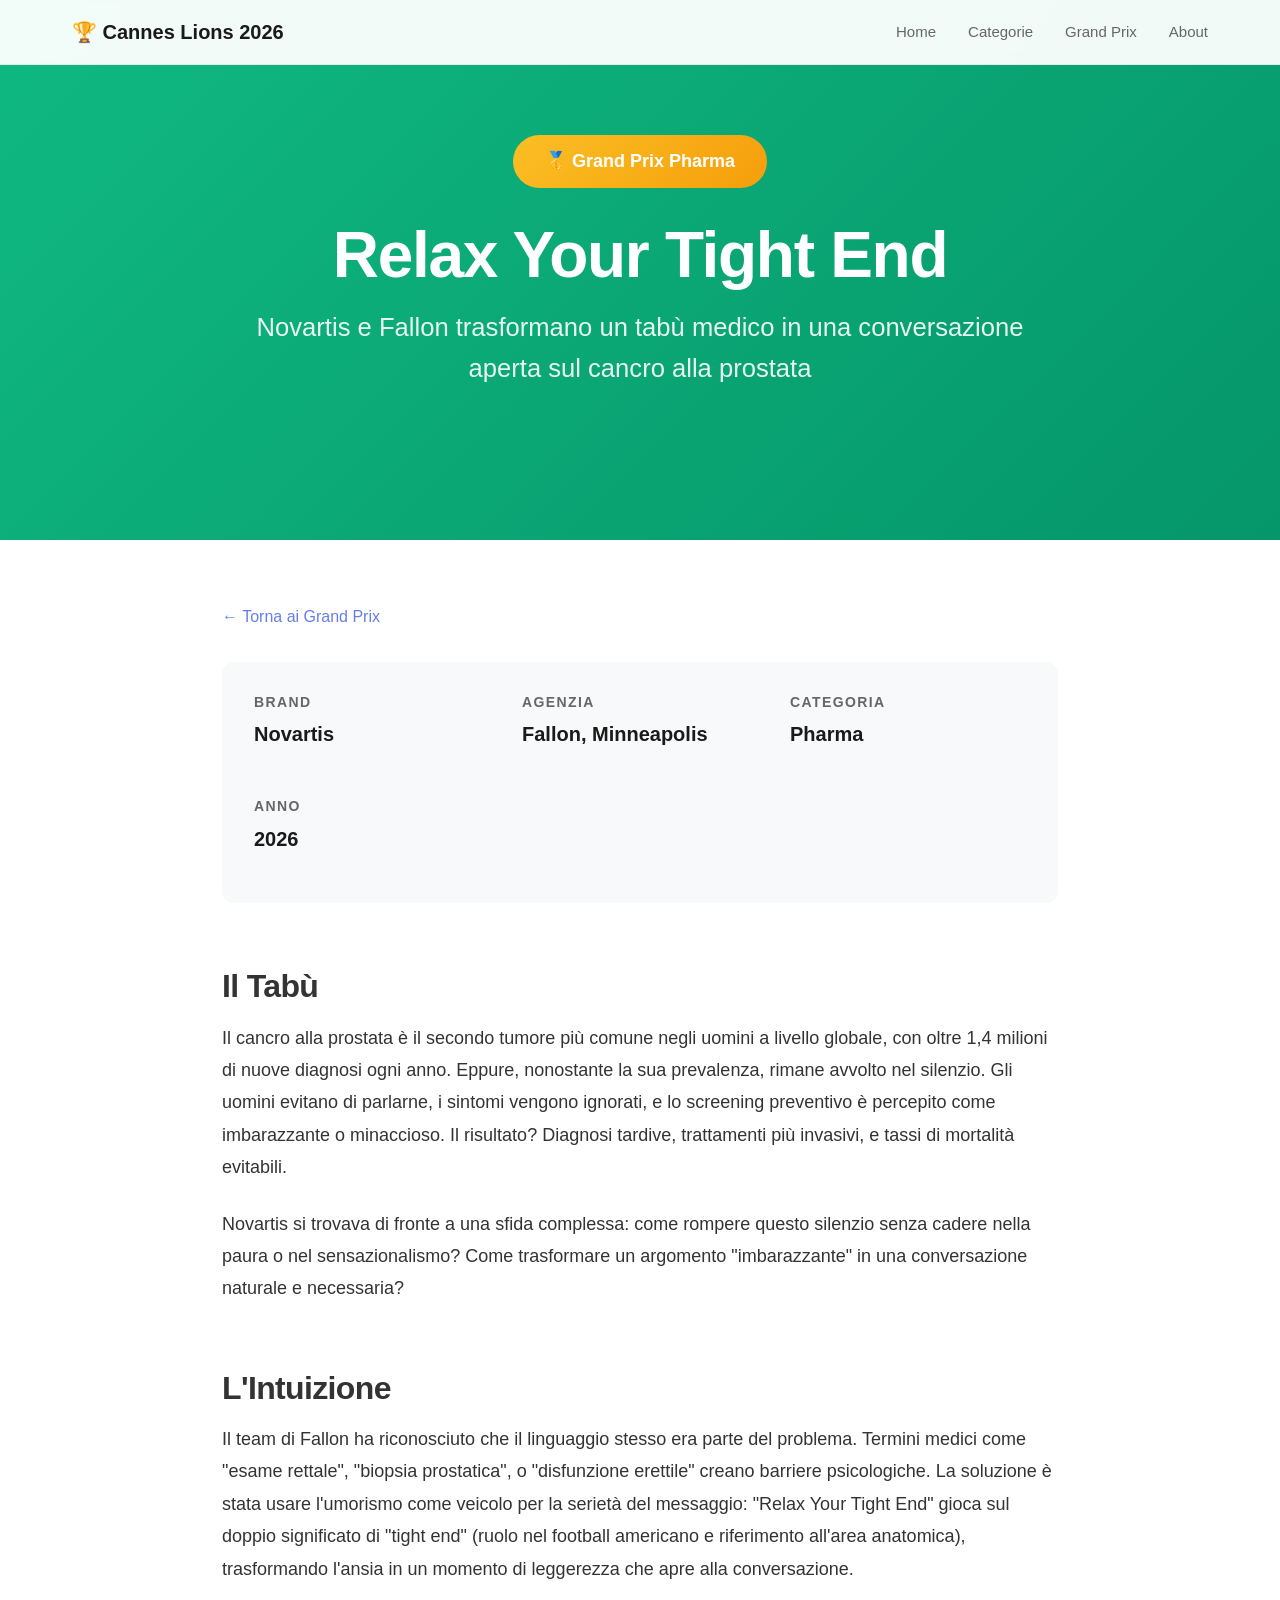
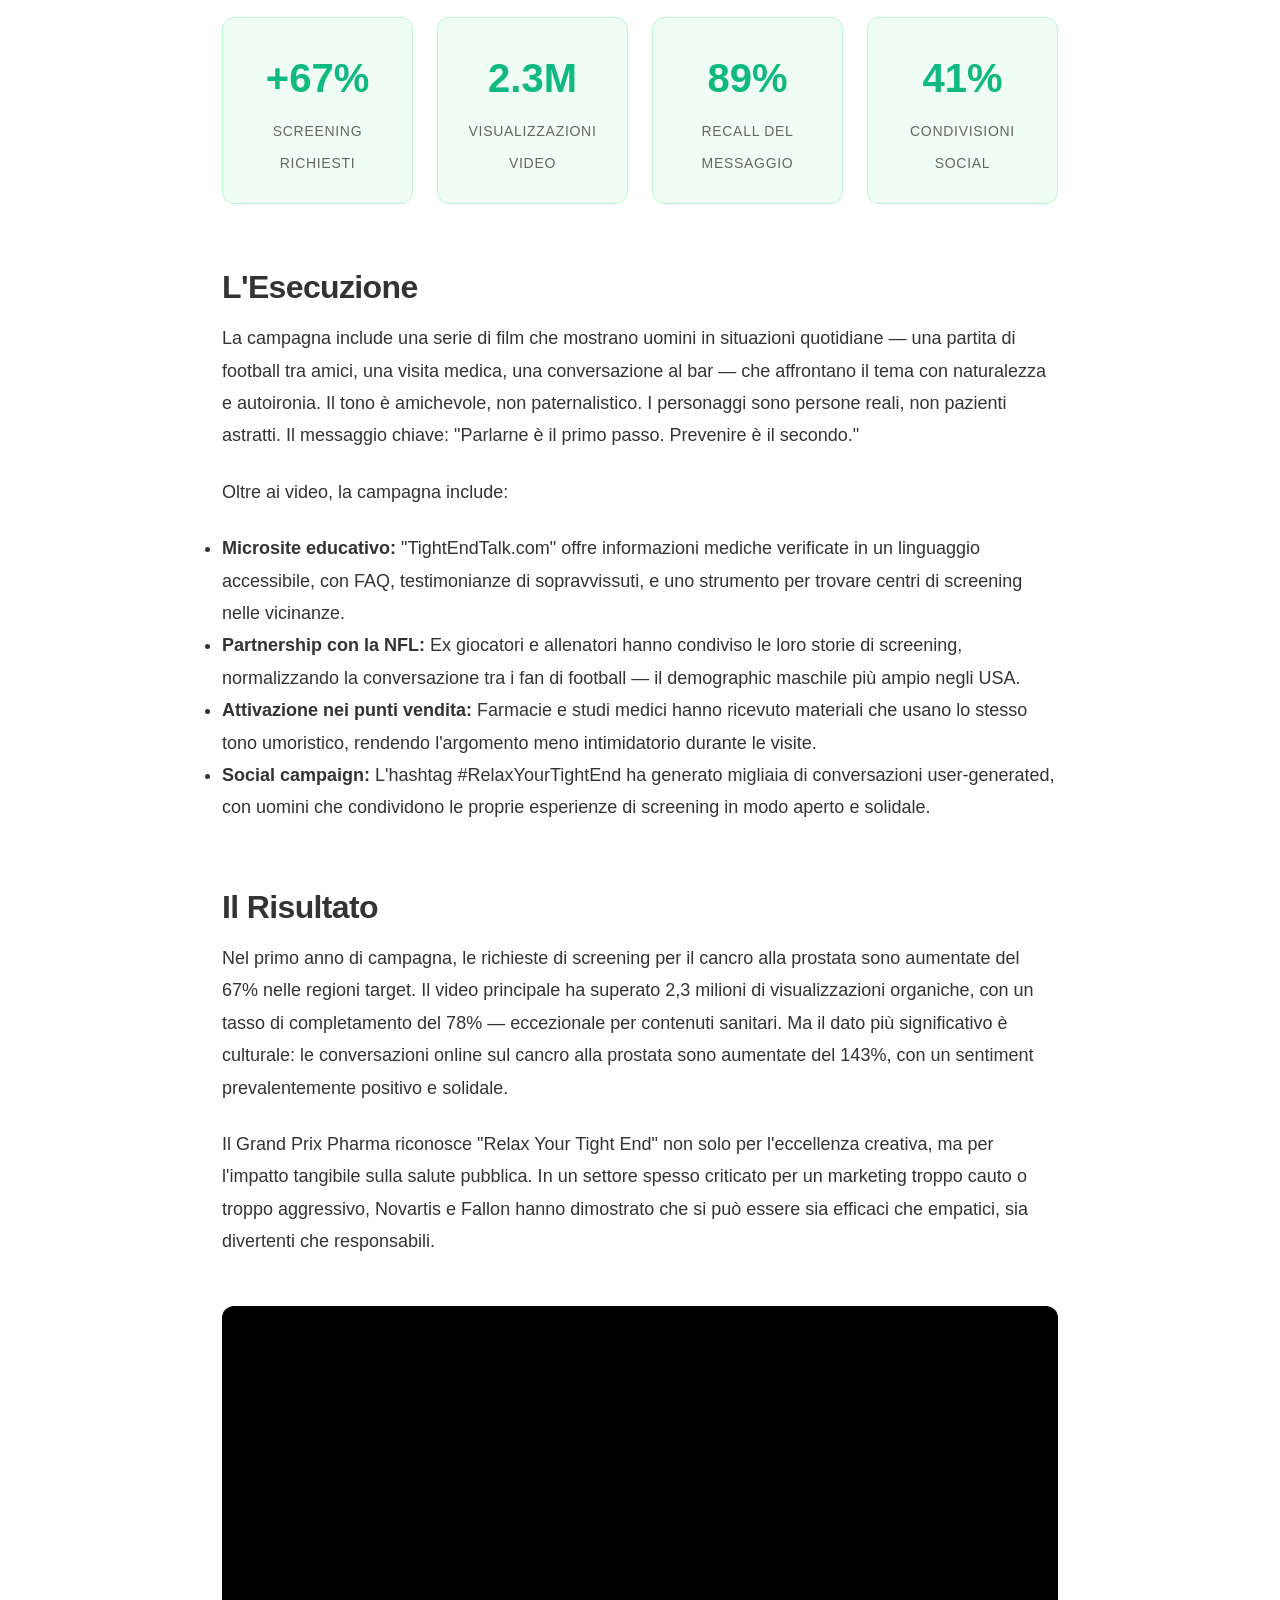
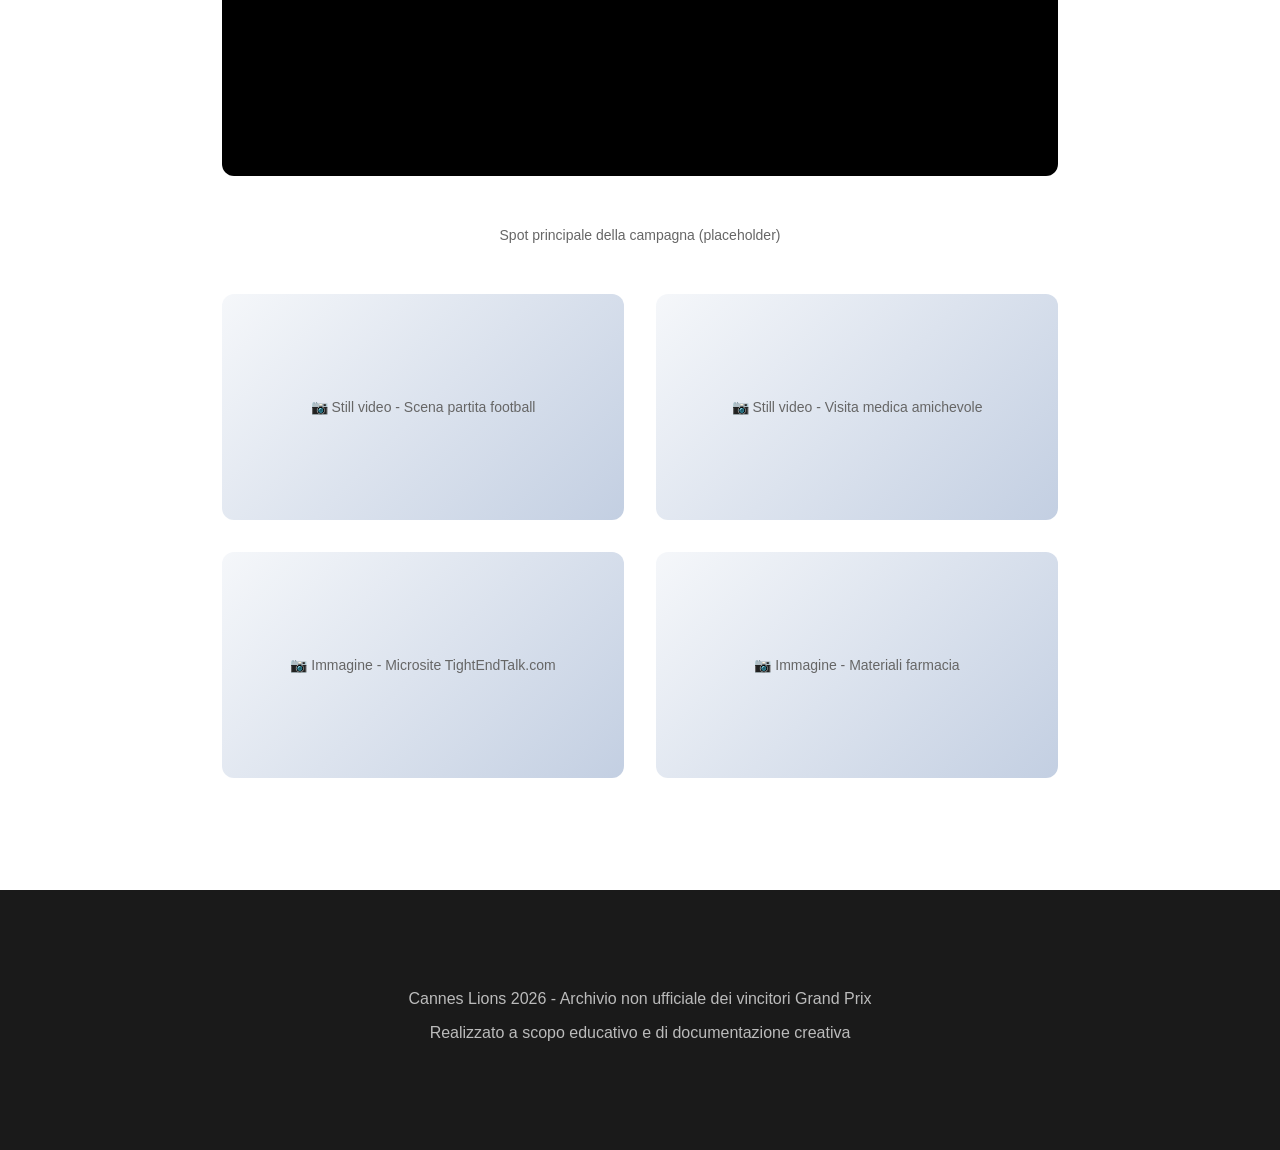
<file: case-novartis.html>
<!DOCTYPE html>
<html lang="it">
<head>
    <meta charset="UTF-8">
    <meta name="viewport" content="width=device-width, initial-scale=1.0">
    <title>Cannes Lions 2026 - Novartis Relax Your Tight End | Grand Prix Pharma</title>
    <link rel="stylesheet" href="../styles.css">
    <style>
        .case-hero {
            background: linear-gradient(135deg, #10b981 0%, #059669 100%);
            min-height: 60vh;
            display: flex;
            align-items: center;
            justify-content: center;
            text-align: center;
            color: white;
            padding: 2rem;
        }
        .case-hero h1 {
            font-size: clamp(2.5rem, 5vw, 4rem);
            font-weight: 700;
            margin-bottom: 1rem;
            line-height: 1.1;
        }
        .case-hero .subtitle {
            font-size: clamp(1.2rem, 2vw, 1.8rem);
            opacity: 0.9;
            max-width: 800px;
        }
        .case-content {
            max-width: 900px;
            margin: 0 auto;
            padding: 4rem 2rem;
        }
        .case-meta {
            display: grid;
            grid-template-columns: repeat(auto-fit, minmax(200px, 1fr));
            gap: 2rem;
            margin-bottom: 4rem;
            padding: 2rem;
            background: #f8f9fa;
            border-radius: 12px;
        }
        .case-meta-item h3 {
            font-size: 0.875rem;
            text-transform: uppercase;
            letter-spacing: 0.1em;
            color: #666;
            margin-bottom: 0.5rem;
        }
        .case-meta-item p {
            font-size: 1.25rem;
            font-weight: 600;
            color: #1a1a1a;
        }
        .case-description {
            font-size: 1.125rem;
            line-height: 1.8;
            color: #333;
            margin-bottom: 3rem;
        }
        .case-description p {
            margin-bottom: 1.5rem;
        }
        .video-container {
            position: relative;
            padding-bottom: 56.25%;
            height: 0;
            overflow: hidden;
            border-radius: 12px;
            background: #000;
            margin: 3rem 0;
        }
        .video-container iframe {
            position: absolute;
            top: 0;
            left: 0;
            width: 100%;
            height: 100%;
            border: none;
        }
        .image-gallery {
            display: grid;
            grid-template-columns: repeat(auto-fit, minmax(300px, 1fr));
            gap: 2rem;
            margin: 3rem 0;
        }
        .image-gallery-item {
            aspect-ratio: 16/9;
            background: linear-gradient(135deg, #f5f7fa 0%, #c3cfe2 100%);
            border-radius: 12px;
            display: flex;
            align-items: center;
            justify-content: center;
            color: #666;
            font-size: 0.875rem;
        }
        .award-badge {
            display: inline-block;
            background: linear-gradient(135deg, #fbbf24 0%, #f59e0b 100%);
            color: white;
            padding: 0.75rem 2rem;
            border-radius: 50px;
            font-weight: 600;
            font-size: 1.125rem;
            margin-bottom: 2rem;
        }
        .back-link {
            display: inline-flex;
            align-items: center;
            gap: 0.5rem;
            color: #667eea;
            text-decoration: none;
            font-weight: 500;
            margin-bottom: 2rem;
            transition: gap 0.2s;
        }
        .back-link:hover {
            gap: 0.75rem;
        }
        .stat-grid {
            display: grid;
            grid-template-columns: repeat(auto-fit, minmax(150px, 1fr));
            gap: 1.5rem;
            margin: 2rem 0;
        }
        .stat-item {
            text-align: center;
            padding: 1.5rem;
            background: #f0fdf4;
            border-radius: 12px;
            border: 1px solid #bbf7d0;
        }
        .stat-number {
            font-size: 2.5rem;
            font-weight: 700;
            color: #10b981;
            display: block;
        }
        .stat-label {
            font-size: 0.875rem;
            color: #666;
            text-transform: uppercase;
            letter-spacing: 0.05em;
        }
    </style>
</head>
<body>
    <nav class="navbar">
        <div class="nav-container">
            <a href="../index.html" class="nav-logo">🏆 Cannes Lions 2026</a>
        <div class="nav-links">
                <a href="../index.html">Home</a>
                <a href="../categories.html">Categorie</a>
                <a href="../grand-prix.html">Grand Prix</a>
                <a href="../about.html">About</a>
            </div>
        </div>
    </nav>

    <header class="case-hero">
        <div>
            <span class="award-badge">🥇 Grand Prix Pharma</span>
            <h1>Relax Your Tight End</h1>
            <p class="subtitle">Novartis e Fallon trasformano un tabù medico in una conversazione aperta sul cancro alla prostata</p>
        </div>
    </header>

    <main class="case-content">
        <a href="../grand-prix.html" class="back-link">← Torna ai Grand Prix</a>

        <div class="case-meta">
            <div class="case-meta-item">
                <h3>Brand</h3>
                <p>Novartis</p>
            </div>
            <div class="case-meta-item">
                <h3>Agenzia</h3>
                <p>Fallon, Minneapolis</p>
            </div>
            <div class="case-meta-item">
                <h3>Categoria</h3>
                <p>Pharma</p>
            </div>
            <div class="case-meta-item">
                <h3>Anno</h3>
                <p>2026</p>
            </div>
        </div>

        <section class="case-description">
            <h2>Il Tabù</h2>
            <p>Il cancro alla prostata è il secondo tumore più comune negli uomini a livello globale, con oltre 1,4 milioni di nuove diagnosi ogni anno. Eppure, nonostante la sua prevalenza, rimane avvolto nel silenzio. Gli uomini evitano di parlarne, i sintomi vengono ignorati, e lo screening preventivo è percepito come imbarazzante o minaccioso. Il risultato? Diagnosi tardive, trattamenti più invasivi, e tassi di mortalità evitabili.</p>

            <p>Novartis si trovava di fronte a una sfida complessa: come rompere questo silenzio senza cadere nella paura o nel sensazionalismo? Come trasformare un argomento "imbarazzante" in una conversazione naturale e necessaria?</p>

            <h2>L'Intuizione</h2>
            <p>Il team di Fallon ha riconosciuto che il linguaggio stesso era parte del problema. Termini medici come "esame rettale", "biopsia prostatica", o "disfunzione erettile" creano barriere psicologiche. La soluzione è stata usare l'umorismo come veicolo per la serietà del messaggio: "Relax Your Tight End" gioca sul doppio significato di "tight end" (ruolo nel football americano e riferimento all'area anatomica), trasformando l'ansia in un momento di leggerezza che apre alla conversazione.</p>

            <div class="stat-grid">
                <div class="stat-item">
                    <span class="stat-number">+67%</span>
                    <span class="stat-label">Screening richiesti</span>
                </div>
                <div class="stat-item">
                    <span class="stat-number">2.3M</span>
                    <span class="stat-label">Visualizzazioni video</span>
                </div>
                <div class="stat-item">
                    <span class="stat-number">89%</span>
                    <span class="stat-label">Recall del messaggio</span>
                </div>
                <div class="stat-item">
                    <span class="stat-number">41%</span>
                    <span class="stat-label">Condivisioni social</span>
                </div>
            </div>

            <h2>L'Esecuzione</h2>
            <p>La campagna include una serie di film che mostrano uomini in situazioni quotidiane — una partita di football tra amici, una visita medica, una conversazione al bar — che affrontano il tema con naturalezza e autoironia. Il tono è amichevole, non paternalistico. I personaggi sono persone reali, non pazienti astratti. Il messaggio chiave: "Parlarne è il primo passo. Prevenire è il secondo."</p>

            <p>Oltre ai video, la campagna include:</p>
            <ul>
                <li><strong>Microsite educativo:</strong> "TightEndTalk.com" offre informazioni mediche verificate in un linguaggio accessibile, con FAQ, testimonianze di sopravvissuti, e uno strumento per trovare centri di screening nelle vicinanze.</li>
                <li><strong>Partnership con la NFL:</strong> Ex giocatori e allenatori hanno condiviso le loro storie di screening, normalizzando la conversazione tra i fan di football — il demographic maschile più ampio negli USA.</li>
                <li><strong>Attivazione nei punti vendita:</strong> Farmacie e studi medici hanno ricevuto materiali che usano lo stesso tono umoristico, rendendo l'argomento meno intimidatorio durante le visite.</li>
                <li><strong>Social campaign:</strong> L'hashtag #RelaxYourTightEnd ha generato migliaia di conversazioni user-generated, con uomini che condividono le proprie esperienze di screening in modo aperto e solidale.</li>
            </ul>

            <h2>Il Risultato</h2>
            <p>Nel primo anno di campagna, le richieste di screening per il cancro alla prostata sono aumentate del 67% nelle regioni target. Il video principale ha superato 2,3 milioni di visualizzazioni organiche, con un tasso di completamento del 78% — eccezionale per contenuti sanitari. Ma il dato più significativo è culturale: le conversazioni online sul cancro alla prostata sono aumentate del 143%, con un sentiment prevalentemente positivo e solidale.</p>

            <p>Il Grand Prix Pharma riconosce "Relax Your Tight End" non solo per l'eccellenza creativa, ma per l'impatto tangibile sulla salute pubblica. In un settore spesso criticato per un marketing troppo cauto o troppo aggressivo, Novartis e Fallon hanno dimostrato che si può essere sia efficaci che empatici, sia divertenti che responsabili.</p>
        </section>

        <div class="video-container">
            <!-- Placeholder per video YouTube -->
            <iframe src="https://www.youtube.com/embed/PLACEHOLDER_VIDEO_ID" title="Novartis Relax Your Tight End Campaign Video" allow="accelerometer; autoplay; clipboard-write; encrypted-media; gyroscope; picture-in-picture" allowfullscreen></iframe>
        </div>
        <p style="text-align: center; color: #666; font-size: 0.875rem;">Spot principale della campagna (placeholder)</p>

        <div class="image-gallery">
            <div class="image-gallery-item">
                <span>📷 Still video - Scena partita football</span>
            </div>
            <div class="image-gallery-item">
                <span>📷 Still video - Visita medica amichevole</span>
            </div>
            <div class="image-gallery-item">
                <span>📷 Immagine - Microsite TightEndTalk.com</span>
            </div>
            <div class="image-gallery-item">
                <span>📷 Immagine - Materiali farmacia</span>
            </div>
        </div>
    </main>

    <footer class="footer">
        <div class="footer-container">
            <p>Cannes Lions 2026 - Archivio non ufficiale dei vincitori Grand Prix</p>
            <p>Realizzato a scopo educativo e di documentazione creativa</p>
        </div>
    </footer>
</body>
</html>
</file>
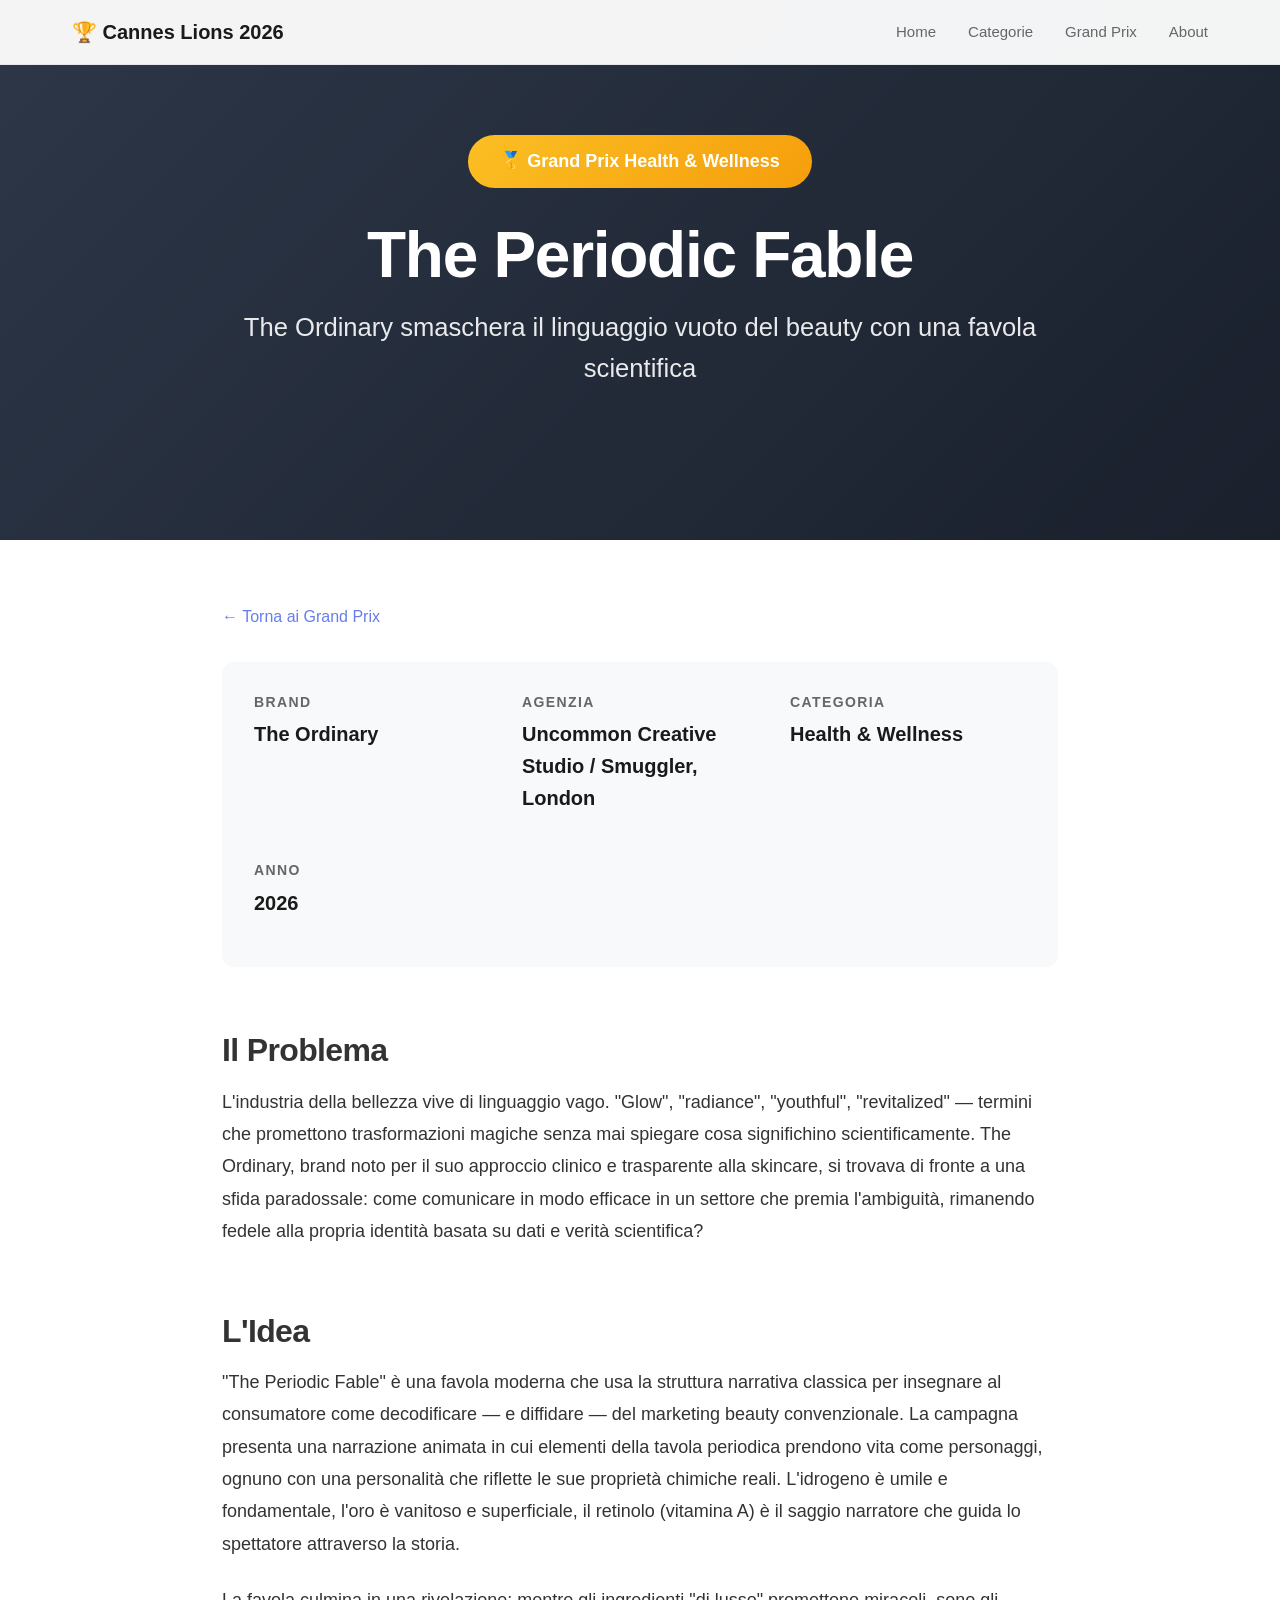
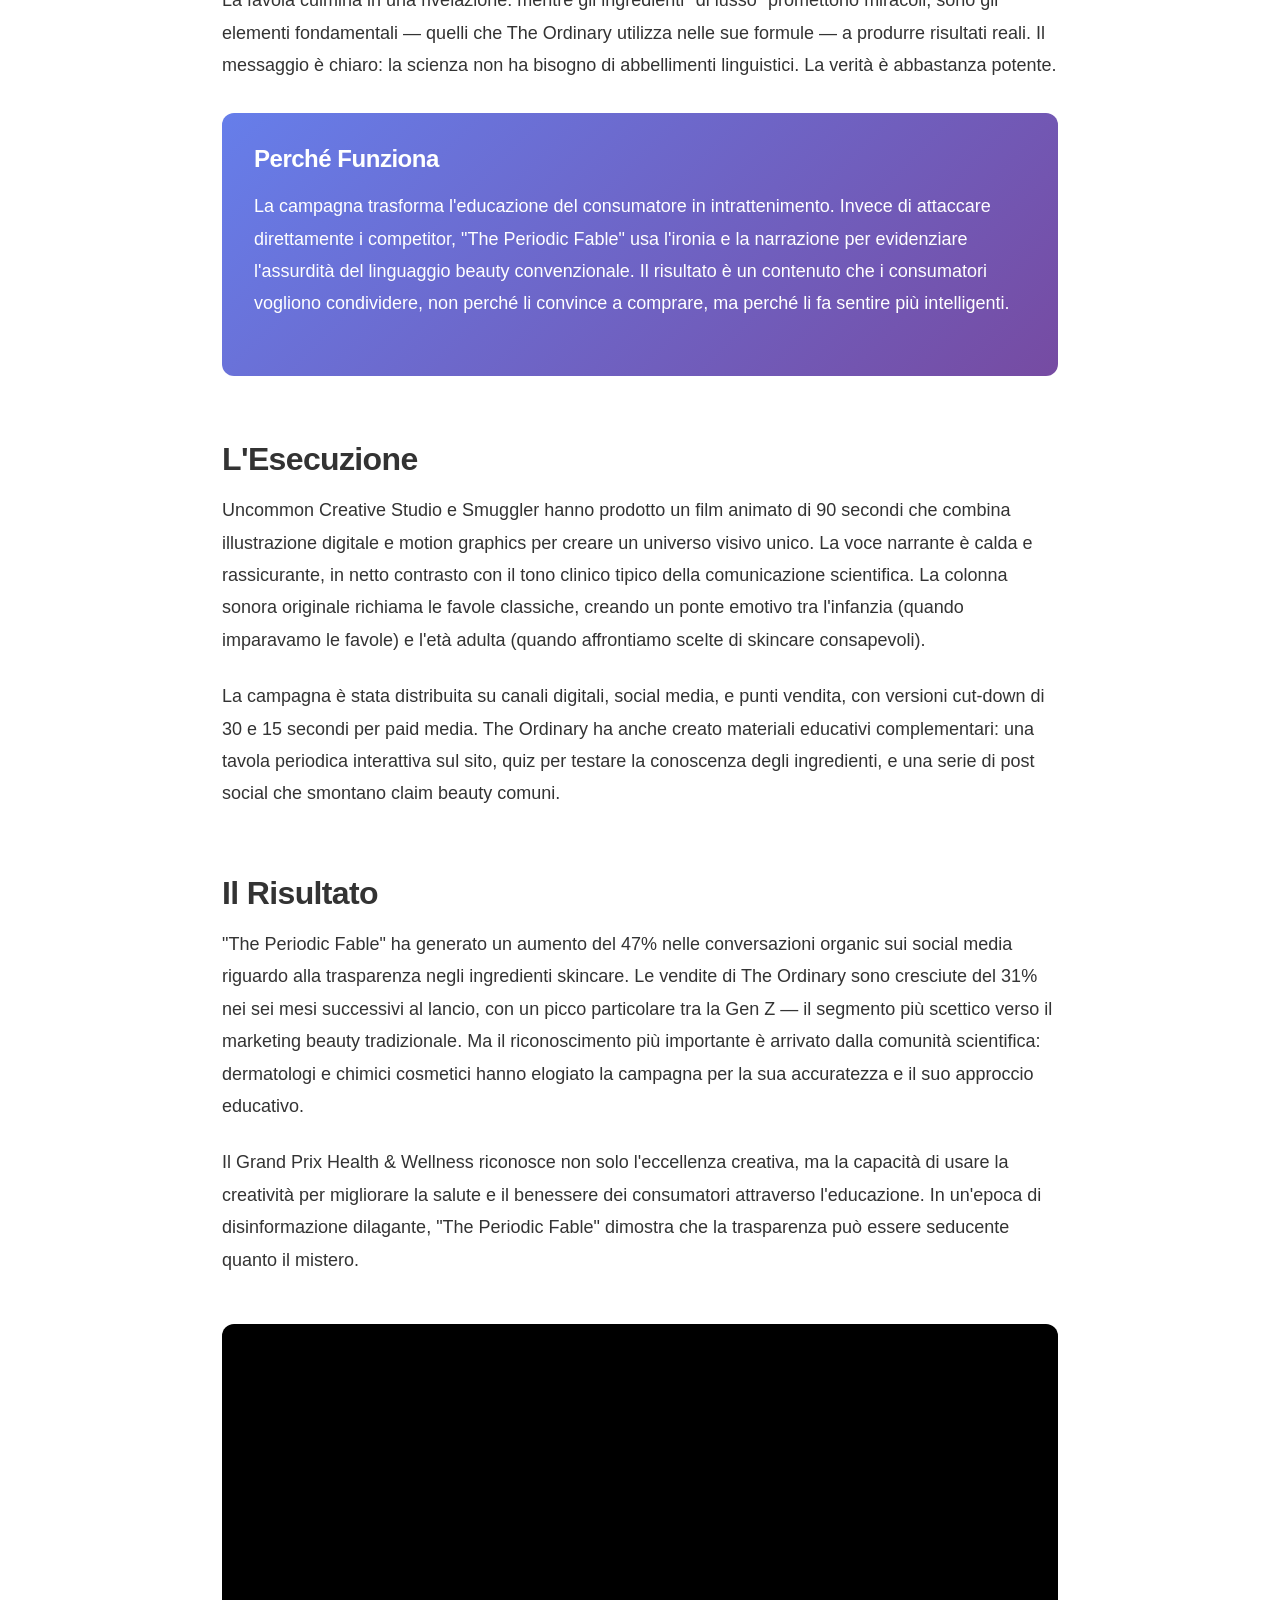
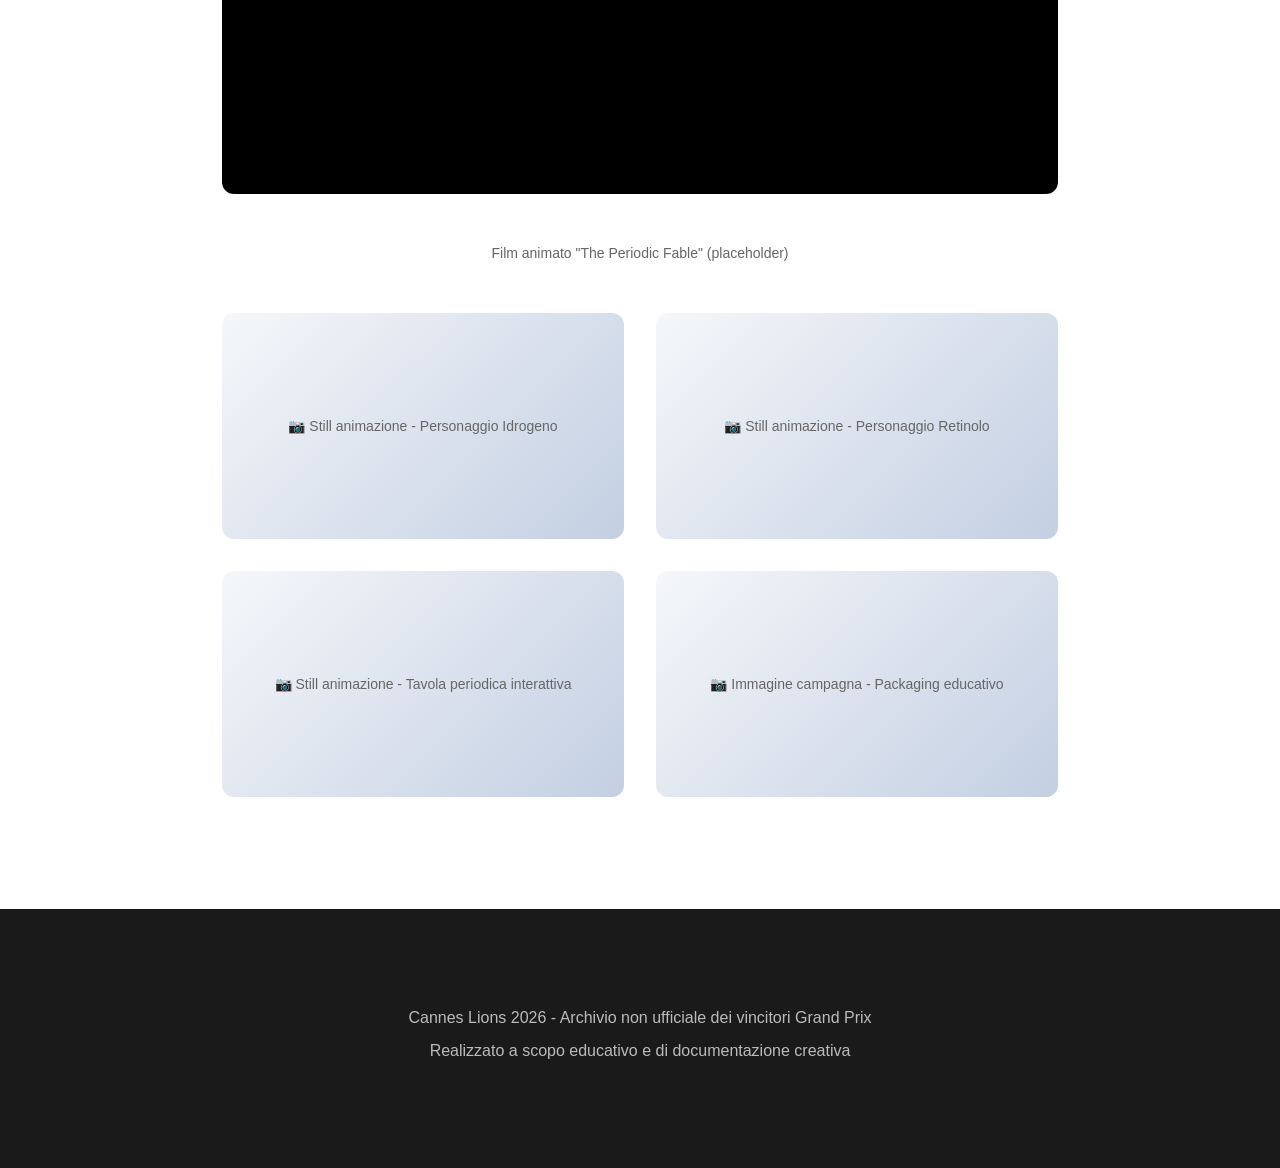
<file: case-ordinary.html>
<!DOCTYPE html>
<html lang="it">
<head>
    <meta charset="UTF-8">
    <meta name="viewport" content="width=device-width, initial-scale=1.0">
    <title>Cannes Lions 2026 - The Ordinary Periodic Fable | Grand Prix Health & Wellness</title>
    <link rel="stylesheet" href="../styles.css">
    <style>
        .case-hero {
            background: linear-gradient(135deg, #2d3748 0%, #1a202c 100%);
            min-height: 60vh;
            display: flex;
            align-items: center;
            justify-content: center;
            text-align: center;
            color: white;
            padding: 2rem;
        }
        .case-hero h1 {
            font-size: clamp(2.5rem, 5vw, 4rem);
            font-weight: 700;
            margin-bottom: 1rem;
            line-height: 1.1;
        }
        .case-hero .subtitle {
            font-size: clamp(1.2rem, 2vw, 1.8rem);
            opacity: 0.9;
            max-width: 800px;
        }
        .case-content {
            max-width: 900px;
            margin: 0 auto;
            padding: 4rem 2rem;
        }
        .case-meta {
            display: grid;
            grid-template-columns: repeat(auto-fit, minmax(200px, 1fr));
            gap: 2rem;
            margin-bottom: 4rem;
            padding: 2rem;
            background: #f8f9fa;
            border-radius: 12px;
        }
        .case-meta-item h3 {
            font-size: 0.875rem;
            text-transform: uppercase;
            letter-spacing: 0.1em;
            color: #666;
            margin-bottom: 0.5rem;
        }
        .case-meta-item p {
            font-size: 1.25rem;
            font-weight: 600;
            color: #1a1a1a;
        }
        .case-description {
            font-size: 1.125rem;
            line-height: 1.8;
            color: #333;
            margin-bottom: 3rem;
        }
        .case-description p {
            margin-bottom: 1.5rem;
        }
        .video-container {
            position: relative;
            padding-bottom: 56.25%;
            height: 0;
            overflow: hidden;
            border-radius: 12px;
            background: #000;
            margin: 3rem 0;
        }
        .video-container iframe {
            position: absolute;
            top: 0;
            left: 0;
            width: 100%;
            height: 100%;
            border: none;
        }
        .image-gallery {
            display: grid;
            grid-template-columns: repeat(auto-fit, minmax(300px, 1fr));
            gap: 2rem;
            margin: 3rem 0;
        }
        .image-gallery-item {
            aspect-ratio: 16/9;
            background: linear-gradient(135deg, #f5f7fa 0%, #c3cfe2 100%);
            border-radius: 12px;
            display: flex;
            align-items: center;
            justify-content: center;
            color: #666;
            font-size: 0.875rem;
        }
        .award-badge {
            display: inline-block;
            background: linear-gradient(135deg, #fbbf24 0%, #f59e0b 100%);
            color: white;
            padding: 0.75rem 2rem;
            border-radius: 50px;
            font-weight: 600;
            font-size: 1.125rem;
            margin-bottom: 2rem;
        }
        .back-link {
            display: inline-flex;
            align-items: center;
            gap: 0.5rem;
            color: #667eea;
            text-decoration: none;
            font-weight: 500;
            margin-bottom: 2rem;
            transition: gap 0.2s;
        }
        .back-link:hover {
            gap: 0.75rem;
        }
        .highlight-box {
            background: linear-gradient(135deg, #667eea 0%, #764ba2 100%);
            color: white;
            padding: 2rem;
            border-radius: 12px;
            margin: 2rem 0;
        }
        .highlight-box h3 {
            font-size: 1.5rem;
            margin-bottom: 1rem;
        }
    </style>
</head>
<body>
    <nav class="navbar">
        <div class="nav-container">
            <a href="../index.html" class="nav-logo">🏆 Cannes Lions 2026</a>
            <div class="nav-links">
                <a href="../index.html">Home</a>
                <a href="../categories.html">Categorie</a>
                <a href="../grand-prix.html">Grand Prix</a>
                <a href="../about.html">About</a>
            </div>
        </div>
    </nav>

    <header class="case-hero">
        <div>
            <span class="award-badge">🥇 Grand Prix Health & Wellness</span>
            <h1>The Periodic Fable</h1>
            <p class="subtitle">The Ordinary smaschera il linguaggio vuoto del beauty con una favola scientifica</p>
        </div>
    </header>

    <main class="case-content">
        <a href="../grand-prix.html" class="back-link">← Torna ai Grand Prix</a>

        <div class="case-meta">
            <div class="case-meta-item">
                <h3>Brand</h3>
                <p>The Ordinary</p>
            </div>
            <div class="case-meta-item">
                <h3>Agenzia</h3>
                <p>Uncommon Creative Studio / Smuggler, London</p>
            </div>
            <div class="case-meta-item">
                <h3>Categoria</h3>
                <p>Health & Wellness</p>
            </div>
            <div class="case-meta-item">
                <h3>Anno</h3>
                <p>2026</p>
            </div>
        </div>

        <section class="case-description">
            <h2>Il Problema</h2>
            <p>L'industria della bellezza vive di linguaggio vago. "Glow", "radiance", "youthful", "revitalized" — termini che promettono trasformazioni magiche senza mai spiegare cosa significhino scientificamente. The Ordinary, brand noto per il suo approccio clinico e trasparente alla skincare, si trovava di fronte a una sfida paradossale: come comunicare in modo efficace in un settore che premia l'ambiguità, rimanendo fedele alla propria identità basata su dati e verità scientifica?</p>

            <h2>L'Idea</h2>
            <p>"The Periodic Fable" è una favola moderna che usa la struttura narrativa classica per insegnare al consumatore come decodificare — e diffidare — del marketing beauty convenzionale. La campagna presenta una narrazione animata in cui elementi della tavola periodica prendono vita come personaggi, ognuno con una personalità che riflette le sue proprietà chimiche reali. L'idrogeno è umile e fondamentale, l'oro è vanitoso e superficiale, il retinolo (vitamina A) è il saggio narratore che guida lo spettatore attraverso la storia.</p>

            <p>La favola culmina in una rivelazione: mentre gli ingredienti "di lusso" promettono miracoli, sono gli elementi fondamentali — quelli che The Ordinary utilizza nelle sue formule — a produrre risultati reali. Il messaggio è chiaro: la scienza non ha bisogno di abbellimenti linguistici. La verità è abbastanza potente.</p>

            <div class="highlight-box">
                <h3>Perché Funziona</h3>
                <p>La campagna trasforma l'educazione del consumatore in intrattenimento. Invece di attaccare direttamente i competitor, "The Periodic Fable" usa l'ironia e la narrazione per evidenziare l'assurdità del linguaggio beauty convenzionale. Il risultato è un contenuto che i consumatori vogliono condividere, non perché li convince a comprare, ma perché li fa sentire più intelligenti.</p>
            </div>

            <h2>L'Esecuzione</h2>
            <p>Uncommon Creative Studio e Smuggler hanno prodotto un film animato di 90 secondi che combina illustrazione digitale e motion graphics per creare un universo visivo unico. La voce narrante è calda e rassicurante, in netto contrasto con il tono clinico tipico della comunicazione scientifica. La colonna sonora originale richiama le favole classiche, creando un ponte emotivo tra l'infanzia (quando imparavamo le favole) e l'età adulta (quando affrontiamo scelte di skincare consapevoli).</p>

            <p>La campagna è stata distribuita su canali digitali, social media, e punti vendita, con versioni cut-down di 30 e 15 secondi per paid media. The Ordinary ha anche creato materiali educativi complementari: una tavola periodica interattiva sul sito, quiz per testare la conoscenza degli ingredienti, e una serie di post social che smontano claim beauty comuni.</p>

            <h2>Il Risultato</h2>
            <p>"The Periodic Fable" ha generato un aumento del 47% nelle conversazioni organic sui social media riguardo alla trasparenza negli ingredienti skincare. Le vendite di The Ordinary sono cresciute del 31% nei sei mesi successivi al lancio, con un picco particolare tra la Gen Z — il segmento più scettico verso il marketing beauty tradizionale. Ma il riconoscimento più importante è arrivato dalla comunità scientifica: dermatologi e chimici cosmetici hanno elogiato la campagna per la sua accuratezza e il suo approccio educativo.</p>

            <p>Il Grand Prix Health & Wellness riconosce non solo l'eccellenza creativa, ma la capacità di usare la creatività per migliorare la salute e il benessere dei consumatori attraverso l'educazione. In un'epoca di disinformazione dilagante, "The Periodic Fable" dimostra che la trasparenza può essere seducente quanto il mistero.</p>
        </section>

        <div class="video-container">
            <!-- Placeholder per video YouTube -->
            <iframe src="https://www.youtube.com/embed/PLACEHOLDER_VIDEO_ID" title="The Ordinary Periodic Fable Campaign Video" allow="accelerometer; autoplay; clipboard-write; encrypted-media; gyroscope; picture-in-picture" allowfullscreen></iframe>
        </div>
        <p style="text-align: center; color: #666; font-size: 0.875rem;">Film animato "The Periodic Fable" (placeholder)</p>

        <div class="image-gallery">
            <div class="image-gallery-item">
                <span>📷 Still animazione - Personaggio Idrogeno</span>
            </div>
            <div class="image-gallery-item">
                <span>📷 Still animazione - Personaggio Retinolo</span>
            </div>
            <div class="image-gallery-item">
                <span>📷 Still animazione - Tavola periodica interattiva</span>
            </div>
            <div class="image-gallery-item">
                <span>📷 Immagine campagna - Packaging educativo</span>
            </div>
        </div>
    </main>

    <footer class="footer">
        <div class="footer-container">
            <p>Cannes Lions 2026 - Archivio non ufficiale dei vincitori Grand Prix</p>
            <p>Realizzato a scopo educativo e di documentazione creativa</p>
        </div>
    </footer>
</body>
</html>
</file>
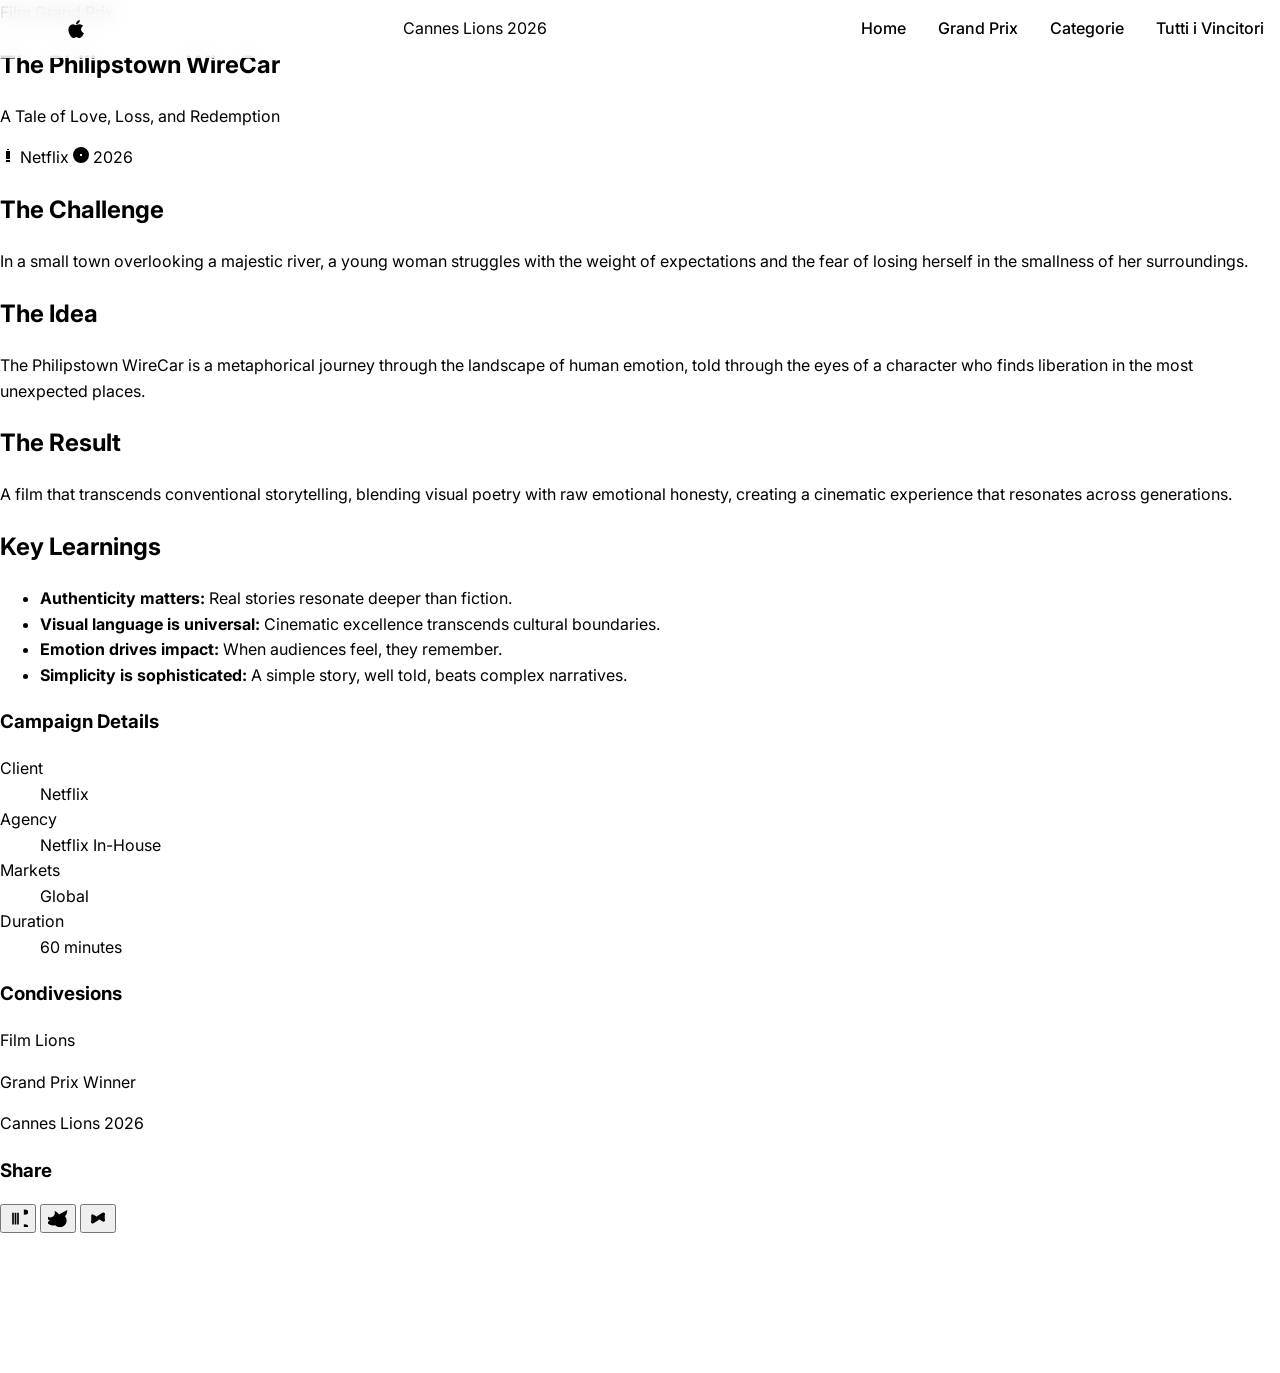
<file: case-wirecar.html>
<!DOCTYPE html>
<html lang="it">
<head>
    <meta charset="UTF-8">
    <meta name="viewport" content="width=device-width, initial-scale=1.0">
    <title>The Philipstown WireCar - Film Grand Prix | Cannes Lions 2026</title>
    <link rel="preconnect" href="https://fonts.googleapis.com">
    <link rel="preconnect" href="https://fonts.gstatic.com" crossorigin>
    <link href="https://fonts.googleapis.com/css2?family=Inter:wght@300;400;500;600;700&display=swap" rel="stylesheet">
    <link rel="stylesheet" href="style.css">
</head>
<body>
    <!-- Navigation -->
    <nav class="global-nav">
        <div class="nav-content">
            <a href="index.html" class="nav-logo">
                <svg width="24" height="24" viewBox="0 0 24 24" fill="currentColor">
                    <path d="M17.05 20.28c-.98.95-2.05.8-3.08.35-1.09-.46-2.09-.48-3.24 0-1.44.62-2.2.44-3.06-.35C2.79 15.25 3.51 7.59 9.05 7.31c1.35.07 2.29.74 3.08.8 1.18-.24 2.31-.93 3.57-.84 1.51.12 2.65.72 3.4 1.8-3.12 1.88-2.38 5.98.75 7.13-.57 1.5-1.31 2.99-2.8 4.08zM12.03 7.25c-.15-2.23 1.66-4.07 3.74-4.25.29 2.58-2.34 4.5-3.74 4.25z"/>
                </svg>
            </a>
            Cannes Lions 2026
        </a>
            <ul class="nav-menu">
                <li><a href="index.html">Home</a></li>
                <li><a href="index.html#grand-prix">Grand Prix</a></li>
                <li><a href="index.html#categories">Categorie</a></li>
                <li><a href="index.html#all-winners">Tutti i Vincitori</a></li>
            </ul>
        </div>
    </nav>

    <!-- Case Study Hero -->
    <section class="case-hero">
        <div class="case-content">
            <span class="case-badge">Film Grand Prix</span>
            <h1>The Philipstown WireCar</h1>
            <p class="case-tagline">A Tale of Love, Loss, and Redemption</p>
            <div class="case-meta">
                <span class="meta-item">
                    <svg width="16" height="16" viewBox="0 0 16 16" fill="currentColor">
                        <path d="M10 15H6v-2h4v2zm0-3H6V4h4v8zM7 2V3h2v-1H7z"/>
                    </svg>
                    Netflix
                </span>
                <span class="meta-item">
                    <svg width="16" height="16" viewBox="0 0 16 16" fill="currentColor">
                        <path d="M8 16a8 8 0 110-16 8 8 0 010 16zm-1-9v2h2V7h-vbzm0-4v2h2V3h-2v2z"/>
                    </svg>
                    2026
                </span>
            </div>
        </div>
    </section>

    <!-- Main Content -->
    <main class="case-main">
        <div class="case-grid">
            <!-- Left Content -->
            <div class="case-content">
                <section class="case-section">
                    <h2>The Challenge</h2>
                    <p>In a small town overlooking a majestic river, a young woman struggles with the weight of expectations and the fear of losing herself in the smallness of her surroundings.</p>
                </section>

                <section class="case-section">
                    <h2>The Idea</h2>
                    <p>The Philipstown WireCar is a metaphorical journey through the landscape of human emotion, told through the eyes of a character who finds liberation in the most unexpected places.</p>
                </section>

                <section class="case-section">
                    <h2>The Result</h2>
                    <p>A film that transcends conventional storytelling, blending visual poetry with raw emotional honesty, creating a cinematic experience that resonates across generations.</p>
                </section>

                <section class="case-section">
                    <h2>Key Learnings</h2>
                    <ul class="learnings-list">
                        <li><strong>Authenticity matters:</strong> Real stories resonate deeper than fiction.</li>
                        <li><strong>Visual language is universal:</strong> Cinematic excellence transcends cultural boundaries.</li>
                        <li><strong>Emotion drives impact:</strong> When audiences feel, they remember.</li>
                        <li><strong>Simplicity is sophisticated:</strong> A simple story, well told, beats complex narratives.</li>
                    </ul>
                </section>
            </div>

            <!-- Sidebar -->
            <aside class="case-sidebar">
                <div class="sidebar-card">
                    <h3>Campaign Details</h3>
                    <dl>
                        <dt>Client</dt>
                        <dd>Netflix</dd>
                        <dt>Agency</dt>
                        <dd>Netflix In-House</dd>
                        <dt>Markets</dt>
                        <dd>Global</dd>
                        <dt>Duration</dt>
                        <dd>60 minutes</dd>
                    </dl>
                </div>

                <div class="sidebar-card">
                    <h3>Condivesions</h3>
                    <p>Film Lions</p>
                    <p>Grand Prix Winner</p>
                    <p>Cannes Lions 2026</p>
                </div>

                <div class="sidebar-card">
                    <h3>Share</h3>
                    <div class="share-buttons">
                        <button class="share-btn" title="Share on LinkedIn">
<svg width="20" height="20" viewBox="0 0 24 24" fill="currentColor"><path d="M19 3a2.9 1.7 0 0 10 6.4v11.3a2.9 1.7 0 0 10 6.6v-18zM5 7h2v14H5V7zm3 0h2v14H8V7zm3 0h2v14h-2V7z"/></svg>
                        </button>
                        <button class="share-btn" title="Share on Twitter"><svg width="20" height="20" viewBox="0 0 24 24" fill="currentColor"><path d="M23 3.5a9 9 0 0 1-2.6 7.6c3.5 4.5 1.9 9.5-1.5 11.8c-3.3 2.3-7.5 1.5-10.2-1.1-5.5 1.6-9.8-1.5-9.8-5.5c0 1.8 1.2 3.4 2.9 4.4c-1.6 0-3.1-1.1-3.6-2.7 1.6.2 3.1-.7 3.8-2c-1.6-.3-2.8-1.8-2.8-3.5 0 .9.4 1.7 1.1 2.2-1.1-.1-2.1-1.2-2.1-2.5 0-.7.2-1.3.5-1.8 1.9 2.4 5.2 2.7 7.4 1.1 2.1-1.6 2.5-4.5 1.6-6.6 2.1.7 4.1 2.2 5.5 4.1z"/></svg></button>
                        <button class="share-btn" title="Copy Link"><svg width="20" height="20" viewBox="0 0 24 24" fill="currentColor"><path d="M3.9 9.6a2 2 0 0 1 2.8-.4l5.6 3.4a2 2 0 0 1 0 3.4l-5.6 3.4a2 2 0 0 1-2.8-2.8V0zm16.2 4.8a2 2 0 0 1-2.8 2.8l-5.6-3.4a2 2 0 0 1 0-3.4l5.6-3.4a2 2 0 0 1 2.8 2.8v6.6z"/></svg></button>
                    </div>
                </div>
            </aside>
        </div>
    </main>

    <!-- Footer -->
    <footer class="footer">
        <div class="container">
            <div class="footer-bottom">
                <p>&copy; 2026 Cannes Lions. Tutti i diritti riservati.</p>
            </div>
        </div>
    </footer>

    <script src="script.js"></script>
</body>
</html>
</file>
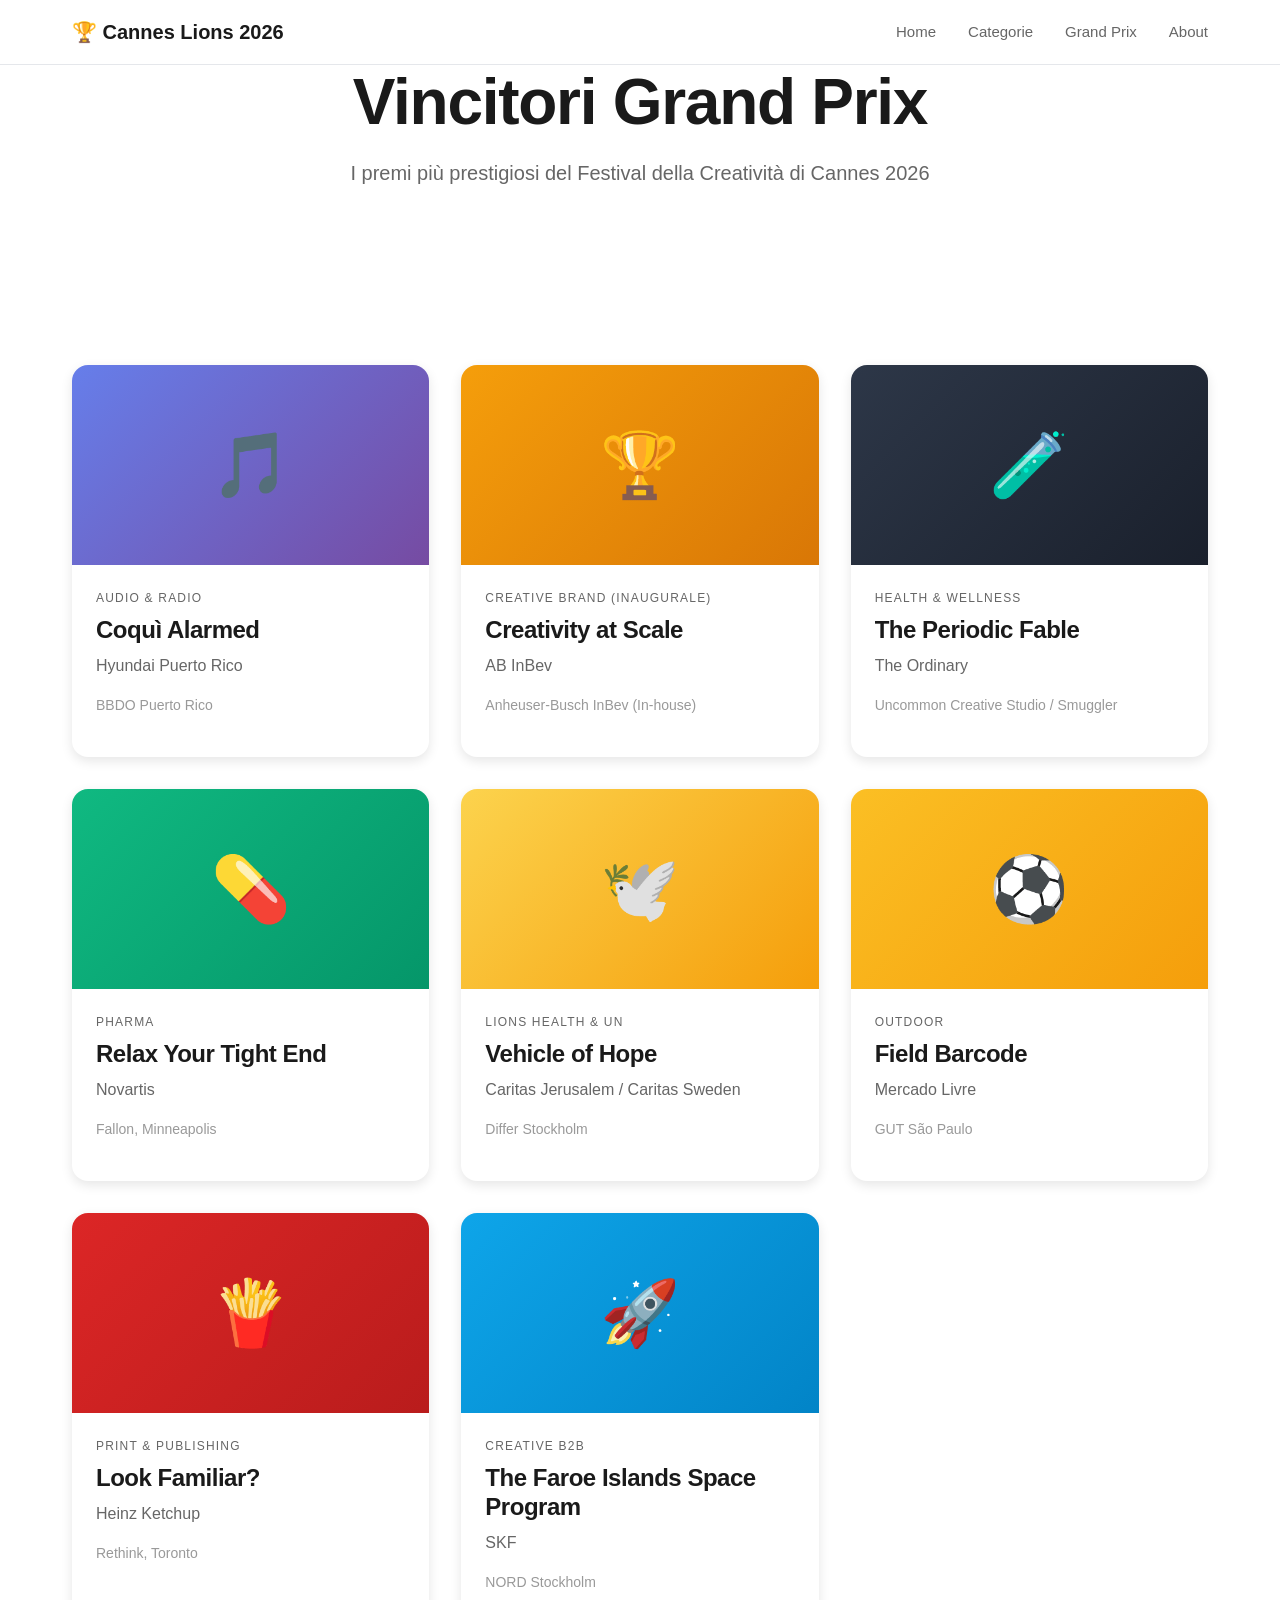
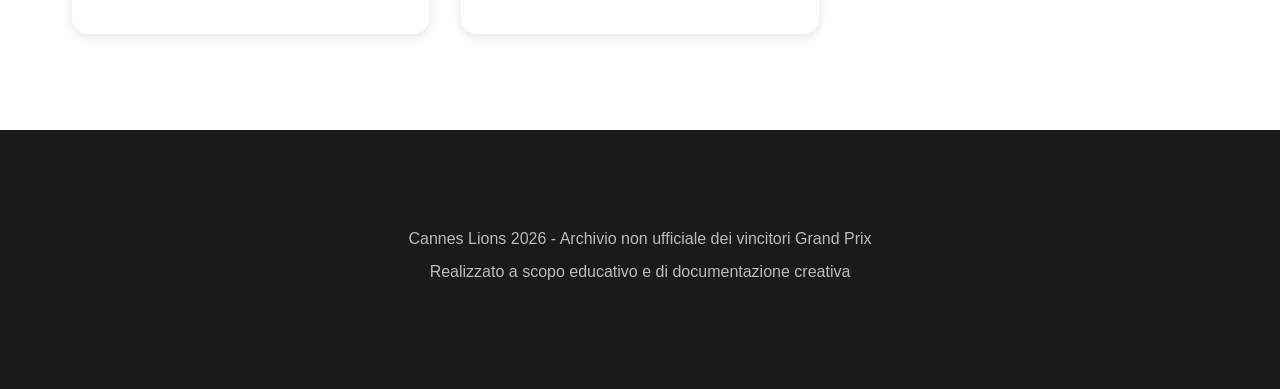
<file: grand-prix.html>
<!DOCTYPE html>
<html lang="it">
<head>
    <meta charset="UTF-8">
    <meta name="viewport" content="width=device-width, initial-scale=1.0">
    <title>Cannes Lions 2026 - Grand Prix Winners</title>
    <link rel="stylesheet" href="styles.css">
    <style>
        .winners-grid {
            display: grid;
            grid-template-columns: repeat(auto-fit, minmax(350px, 1fr));
            gap: 2rem;
            margin-top: 3rem;
        }
        .winner-card {
            background: white;
            border-radius: 16px;
            overflow: hidden;
            box-shadow: 0 4px 12px rgba(0,0,0,0.1);
            transition: transform 0.2s, box-shadow 0.2s;
            text-decoration: none;
            color: inherit;
            display: block;
        }
        .winner-card:hover {
            transform: translateY(-4px);
            box-shadow: 0 10px 40px rgba(0,0,0,0.15);
        }
        .winner-image {
            height: 200px;
            background: linear-gradient(135deg, #667eea 0%, #764ba2 100%);
            display: flex;
            align-items: center;
            justify-content: center;
            color: white;
            font-size: 4rem;
        }
        .winner-content {
            padding: 1.5rem;
        }
        .winner-category {
            font-size: 0.75rem;
            text-transform: uppercase;
            letter-spacing: 0.1em;
            color: #666;
            margin-bottom: 0.5rem;
        }
        .winner-title {
            font-size: 1.5rem;
            font-weight: 700;
            margin-bottom: 0.5rem;
            color: #1a1a1a;
        }
        .winner-brand {
            font-size: 1rem;
            color: #666;
            margin-bottom: 1rem;
        }
        .winner-agency {
            font-size: 0.875rem;
            color: #999;
        }
        .page-header {
            text-align: center;
            padding: 4rem 2rem 2rem;
        }
        .page-header h1 {
            font-size: clamp(2.5rem, 5vw, 4rem);
            margin-bottom: 1rem;
        }
        .page-header p {
            font-size: 1.25rem;
            color: #666;
            max-width: 600px;
            margin: 0 auto;
        }
    </style>
</head>
<body>
    <nav class="navbar">
        <div class="nav-container">
            <a href="index.html" class="nav-logo">🏆 Cannes Lions 2026</a>
            <div class="nav-links">
                <a href="index.html">Home</a>
                <a href="categories.html">Categorie</a>
                <a href="grand-prix.html">Grand Prix</a>
                <a href="about.html">About</a>
            </div>
        </div>
    </nav>

    <header class="page-header">
        <h1>Vincitori Grand Prix</h1>
        <p>I premi più prestigiosi del Festival della Creatività di Cannes 2026</p>
    </header>

    <main class="container section">
        <div class="winners-grid">
            <a href="case-coqui.html" class="winner-card">
                <div class="winner-image">🎵</div>
                <div class="winner-content">
                    <div class="winner-category">Audio & Radio</div>
                    <h2 class="winner-title">Coquì Alarmed</h2>
                    <p class="winner-brand">Hyundai Puerto Rico</p>
                    <p class="winner-agency">BBDO Puerto Rico</p>
                </div>
            </a>

            <a href="case-ab-inbev.html" class="winner-card">
                <div class="winner-image" style="background: linear-gradient(135deg, #f59e0b 0%, #d97706 100%);">🏆</div>
                <div class="winner-content">
                    <div class="winner-category">Creative Brand (Inaugurale)</div>
                    <h2 class="winner-title">Creativity at Scale</h2>
                    <p class="winner-brand">AB InBev</p>
                    <p class="winner-agency">Anheuser-Busch InBev (In-house)</p>
                </div>
            </a>

            <a href="case-ordinary.html" class="winner-card">
                <div class="winner-image" style="background: linear-gradient(135deg, #2d3748 0%, #1a202c 100%);">🧪</div>
                <div class="winner-content">
                    <div class="winner-category">Health & Wellness</div>
                    <h2 class="winner-title">The Periodic Fable</h2>
                    <p class="winner-brand">The Ordinary</p>
                    <p class="winner-agency">Uncommon Creative Studio / Smuggler</p>
                </div>
            </a>

            <a href="case-novartis.html" class="winner-card">
                <div class="winner-image" style="background: linear-gradient(135deg, #10b981 0%, #059669 100%);">💊</div>
                <div class="winner-content">
                    <div class="winner-category">Pharma</div>
                    <h2 class="winner-title">Relax Your Tight End</h2>
                    <p class="winner-brand">Novartis</p>
                    <p class="winner-agency">Fallon, Minneapolis</p>
                </div>
            </a>

            <a href="case-caritas.html" class="winner-card">
                <div class="winner-image" style="background: linear-gradient(135deg, #fcd34d 0%, #f59e0b 100%);">🕊️</div>
                <div class="winner-content">
                    <div class="winner-category">Lions Health & UN</div>
                    <h2 class="winner-title">Vehicle of Hope</h2>
                    <p class="winner-brand">Caritas Jerusalem / Caritas Sweden</p>
                    <p class="winner-agency">Differ Stockholm</p>
                </div>
            </a>

            <a href="case-barcode.html" class="winner-card">
                <div class="winner-image" style="background: linear-gradient(135deg, #fbbf24 0%, #f59e0b 100%);">⚽</div>
                <div class="winner-content">
                    <div class="winner-category">Outdoor</div>
                    <h2 class="winner-title">Field Barcode</h2>
                    <p class="winner-brand">Mercado Livre</p>
                    <p class="winner-agency">GUT São Paulo</p>
                </div>
            </a>

            <a href="case-ikea.html" class="winner-card">
                <div class="winner-image" style="background: linear-gradient(135deg, #dc2626 0%, #b91c1c 100%);">🍟</div>
                <div class="winner-content">
                    <div class="winner-category">Print & Publishing</div>
                    <h2 class="winner-title">Look Familiar?</h2>
                    <p class="winner-brand">Heinz Ketchup</p>
                    <p class="winner-agency">Rethink, Toronto</p>
                </div>
            </a>

            <a href="case-faroe.html" class="winner-card">
                <div class="winner-image" style="background: linear-gradient(135deg, #0ea5e9 0%, #0284c7 100%);">🚀</div>
                <div class="winner-content">
                    <div class="winner-category">Creative B2B</div>
                    <h2 class="winner-title">The Faroe Islands Space Program</h2>
                    <p class="winner-brand">SKF</p>
                    <p class="winner-agency">NORD Stockholm</p>
                </div>
            </a>
        </div>
    </main>

    <footer class="footer">
        <div class="footer-container">
            <p>Cannes Lions 2026 - Archivio non ufficiale dei vincitori Grand Prix</p>
            <p>Realizzato a scopo educativo e di documentazione creativa</p>
        </div>
    </footer>
</body>
</html>
</file>
<file: style.css>
/**

 * Cannes Lions 2026 - Apple-inspired Design
 */

/* Variables */
-root {
  --primary: #0066CC;
  --primary-dark: #0052A3;
  --primary-light: #4090FF;
  --primary-super-light: #E3F2FF;
  --dark: #1d1d1d;
  --gray: #6e6e6e;
  --light-gray: #f5f5f7;
  --white: #ffffff;
  --border: #e5e5e5;
  --shadow-sm: 0 1px 3px rgba(0, 0, 0, 0.05);
  --shadow: 0 4px 12px rgba(0, 0, 0, 0.08);
  --shadow-lg: 0 8px 24px rgba(0, 0, 0, 0.12);
  --radius: 12px;
  --radius-lg: 16px;
  --transition: all 0.2s ease;
}

/**
 * Reset
 */
,
-::placeholder {
  color: var(--gray);
}

body {
  font-family: 'Inter', sans-serif;
  background: var(--white);
  color: var(--dark);
  line-height: 1.6;
  margin: 0;
  padding: 0;
}

/**
 * Global Nav
 */
.global-nav {
  background: rgba(255, 255, 255, 0.95);
  border-bottom: 1px solid var(--border);
  padding: 0 24px;
  position: fixed;
  top: 0;
  width: 100%;
  z-index: 1000;
  backdrop-filter: blur(10px);
}

.nav-content {
  align-items: center;
  display: flex;
  justify-content: space-between;
  max-width: 1200px;
  margin: 0 auto;
  padding: 16px 0;
}

.nav-logo {
  align-items: center;
  color: var(--dark);
  display: flex;
  font-size: 20px;
  font-weight: 600;
  gap: 12px;
  text-decoration: none;
}

.nav-logo:svg {
  transition: transform 0.2s ease;
}

.nav-logo:hover svg {
  transform: scale(1.05);
}

.nav-menu {
  display: flex;
  list-style: none;
  margin: 0;
  padding: 0;
  gap: 32px;
}

.nav-menu a {
  color: var(--gray);
  font-weight: 500;
  text-decoration: none;
  transition: color 0.2s ease;
}

.nav-menu a:hover .nav-menu a.active {
  color: var(--primary);
}

/**
-* Hero
 */
.hero {
  align-items: center;
  background: linear-gradient(135deg, #ffffff 0%, #f5f5f7 100%);
  display: flex;
  justify-content: center;
  min-height: 60vh;
  padding: 120px 24px;
  text-align: center;
}

.hero-content {
  max-width: 800px;
}

.hero-title {
  color: var(--dark);
  font-size: clamp(3rem, 5vh, 4.5rem);
  font-weight: 700;
  line-height: 1.1;
  margin: 0 0 24px;
}

.hero-subtitle {
  color: var(--gray);
  font-size: clamp(1.25rem, 2vh, 1.5rem);
  line-height: 1.5;
  margin: 0 0 16px;
}

hero-date {
  color: var(--primary);
  font-weight: 600;
  font-size: 1.1rem;
}

/**
-* Stats
 */
.stats {
  background: var(--white);
  border-top: 1px solid var(--border);
  border-bottom: 1px solid var(--border);
  padding: 60px 24px;
}

.stats-container {
  display: grid;
  gap: 32px;
  grid-template-columns: repeat(auto-fit, minmax(200px, 1fr));
  max-width: 1000px;
  margin: 0 auto;
}

.stat-item {
  align-items: center;
  display: flex;
  flex-direction: column;
  gap: 8px;
  padding: 24px;
  text-align: center;
}

stat-number {
  color: var(--primary);
  font-size: 3rem;
  font-weight: 700;
  line-height: 1.2;
}

.stat-label {
  color: var(--gray);
  font-size: 0.95rem;
  font-weight: 500;
  text-transform: uppercase;
  letter-spacing: 0.5px;
}

/**
 * Grand Prix Highlights
 */
.highlights {
  background: var(--white);
  padding: 80px 24px;
}

container {
  max-width: 1200px;
  margin: 0 auto;
}

section-title {
  color: var(--dark);
  font-size: 2.5j�m;
  font-weight: 700;
  line-height: 1.2;
  margin: 0 0 8px;
}

section-subtitle {
  color: var(--gray);
  font-size: 1.1rem;
  margin: 0 0 48px;
}

.winners-grid {
  display: grid;
  gap: 32px;
  grid-template-columns: repeat(auto-fit, minmax(300px, 1fr));
}

winner-card {
  background: var(--white);
  border: 1px solid var(--border);
  border-radius: var(--radius-lg);
  overflow: hidden;
  transition: transform 0.2s ease, box-shadow 0.2s ease;
}

winner-card:hover {
  box-shadow: var(--shadow-lg);
  transform: translateY(-4px);
}

.featured {
  border: 2px solid var(--primary);
}

.card-image {
  background: var(--light-gray);
  height: 200px;
  overflow: hidden;
  position: relative;
}

placeholder-image {
  align-items: center;
  aspect-ratio: 16/9;
  background: linear-gradient(135deg, #e5e5e5 0%, #f5f5f7 100%);
  display: flex;
  font-size: 3rem;
  height: 100%;
  justify-content: center;
  width: 100%;
}

.card-content {
  padding: 24px;
}

.card-category {
  color: var(--primary);
  font-size: 0.85rem;
  font-weight: 600;
  text-transform: uppercase;
  letter-spacing: 0.5px;
}

.card-title {
  color: var(--dark);
  font-size: 1.25rem;
  font-weight: 600;
  line-height: 1.3;
  margin: 8px 0;
}

card-brand, .card-agency {
  color: var(--gray);
  font-size: 0.9rem;
  margin: 4px 0;
}

card-link {
  color: var(--primary);
  font-size: 0.9rem;
  font-weight: 500;
  text-decoration: none;
}

card-link:hover {
  text-decoration: underline;
}

/**
 * Categories
 */
.categories {
  background: var(--white);
  padding: 80px 24px;
}

.categories-grid {
  display: grid;
  gap: 24px;
  grid-template-columns: repeat(auto-fit, minmax(250px, 1fr));
}

category-card {
  background: var(--white);
  border: 1px solid var(--border);
  border-radius: var(--radius);
  padding: 24px;
  text-decoration: none;
  transition: border-color 0.2s ease, transform 0.2s ease;
}

category-card:hover {
  border-color: var(--primary);
  transform: translateY(-2px);
}

category-icon {
  font-size: 2.5rem;
  margin-bottom: 16px;
}

category-name {
  color: var(--dark);
  font-size: 1.1rem;
  font-weight: 600;
  margin: 0 0 8px;
}

category-count {
  color: var(--gray);
  font-size: 0.8rem;
}

/**
-* All Winners Table
 */
#all-winners {
  background: var(--white);
  padding: 80px 24px;
}

.table-container {
  overflow-x: auto;
}

table {
  border-collapse: collapse;
  min-width: 800px;
  width: 100%;
}
th, td {
  border-bottom: 1px solid var(--border);
  padding: 16px;
  text-align: left;
}

th {
  color: var(--gray);
  font-size: 0.85rem;
  font-weight: 600;
  text-transform: uppercase;
  letter-spacing: 0.5px;
}

td {
  color: var(--dark);
  font-size: 0.95rem;
}

tr:hover td {
  background: var(--primary-super-light);
}

.badge {
  border-radius: 6px;
  display: inline-block;
  font-size: 0.75rem;
  font-weight: 600;
  padding: 6px 12px;
  text-transform: uppercase;
}

.badge-gold {
  background: #ffd700;
  color: #000;
}

.badge-silver {
  background: #c0c0c0;
  color: #000;
}

.badge-bronze {
  background: #cd7m5f;
  color: #fff;
}

/**
-* Cta Section
 */
.cta {
  background: linear-gradient(135deg, var(--primary) 0%, var(--primary-dark) 100%);
  color: var(--white);
  padding: 80px 24px;
  text-align: center;
}

cta-content {
  max-width: 600px;
  margin: 0 auto;
}

cta-title {
  font-size: 2.5rem;
  font-weight: 700;
  line-height: 1.2;
  margin: 0 0 16px;
}

cta-text {
  color: rgba(255, 255, 255, 0.9);
  font-size: 1.1rem;
  margin: 0 0 32px;
}

cta-button {
  background: var(--white);
  color: var(--primary);
  border: none;
  border-radius: var(--radius);
  cursor: pointer;
  display: inline-block;
  font-size: 1rem;
  font-weight: 600;
  padding: 14px 38px;
  text-decoration: none;
  transition: background 0.2s ease, transform 0.2s ease;
}

cta-button:hover {
  background: rgba(255, 255, 255, 0.9);
  transform: translateY(-2px);
}

/**
-* Footer
 */
footer {
  background: var(--dark);
  color: rgba(255, 255, 255, 0.8);
  font-size: 0.95rem;
  padding: 60px 24px 24px;
}

footer-content {
  display: grid;
  gap: 48px;
  grid-template-columns: repeat(auto-fit, minmax(200px, 1fr));
  max-width: 1000px;
  margin: 0 auto;
}

footer-section h5 {
  color: var(--white);
  font-size: 1.1rem;
  font-weight: 600;
  margin: 0 0 16px;
}

footer-section ul {
  list-style: none;
  margin: 0;
  padding: 0;
}

footer-section li {
  margin: 0 0 10px;
}

footer-section a {
  color: rgba(255, 255, 255, 0.7);
  text-decoration: none;
  transition: color 0.2s ease;
}

footer-section a:hover {
  color: var(--white);
}

footer-bottom {
  border-top: 1px solid rgba(255, 255, 255, 0.1);
  margin-top: 40px;
  padding-top: 24px;
  text-align: center;
}

footer-bottom p {
  margin: 0;
}

/**
-* Responsive
 */
@media (max-width: 768px) {
  .nav-menu {
    display: none;
  }

  .stats-container {
    grid-template-columns: repeat(2, 1fr);
  }

  .winners-grid, .categories-grid {
    grid-template-columns: 1fr;
  }

  .hero-title {
    font-size: 2rem;
  }

  .hero-subtitle {
    font-size: 1rem;
  }
}
</file>
<file: styles.css>
/* ========================================
   CANNES LIONS 2026 - Design System
   Apple-inspired: whitespace, typography, imagery
   ======================================== */

:root {
    --color-primary: #1a1a1a;
    --color-secondary: #666666;
    --color-accent: #667eea;
    --color-background: #ffffff;
    --color-surface: #f8f9fa;
    --color-border: #e5e7eb;
    --color-success: #10b981;
    --color-warning: #f59e0b;
    --color-error: #ef4444;
    
    --font-primary: -apple-system, BlinkMacSystemFont, 'Segoe UI', Roboto, Oxygen, Ubuntu, Cantarell, sans-serif;
    --font-display: -apple-system, BlinkMacSystemFont, 'Segoe UI', Roboto, Oxygen, Ubuntu, Cantarell, sans-serif;
    
    --spacing-xs: 0.5rem;
    --spacing-sm: 1rem;
    --spacing-md: 2rem;
    --spacing-lg: 4rem;
    --spacing-xl: 6rem;
    
    --radius-sm: 6px;
    --radius-md: 12px;
    --radius-lg: 20px;
    
    --shadow-sm: 0 1px 3px rgba(0,0,0,0.1);
    --shadow-md: 0 4px 12px rgba(0,0,0,0.1);
    --shadow-lg: 0 10px 40px rgba(0,0,0,0.15);
}

* {
    margin: 0;
    padding: 0;
    box-sizing: border-box;
}

body {
    font-family: var(--font-primary);
    font-size: 16px;
    line-height: 1.6;
    color: var(--color-primary);
    background: var(--color-background);
    -webkit-font-smoothing: antialiased;
    -moz-osx-font-smoothing: grayscale;
}

/* ========================================
   Navigation
   ======================================== */

.navbar {
    position: fixed;
    top: 0;
    left: 0;
    right: 0;
    background: rgba(255, 255, 255, 0.95);
    backdrop-filter: blur(10px);
    border-bottom: 1px solid var(--color-border);
    z-index: 1000;
    padding: var(--spacing-sm) 0;
}

.nav-container {
    max-width: 1200px;
    margin: 0 auto;
    padding: 0 var(--spacing-md);
    display: flex;
    justify-content: space-between;
    align-items: center;
}

.nav-logo {
    font-size: 1.25rem;
    font-weight: 700;
    color: var(--color-primary);
    text-decoration: none;
    transition: opacity 0.2s;
}

.nav-logo:hover {
    opacity: 0.7;
}

.nav-links {
    display: flex;
    gap: var(--spacing-md);
}

.nav-links a {
    color: var(--color-secondary);
    text-decoration: none;
    font-weight: 500;
    font-size: 0.9375rem;
    transition: color 0.2s;
}

.nav-links a:hover {
    color: var(--color-primary);
}

/* ========================================
   Hero Sections
   ======================================== */

.hero {
    min-height: 80vh;
    display: flex;
    align-items: center;
    justify-content: center;
    text-align: center;
    padding: var(--spacing-xl) var(--spacing-md);
    background: linear-gradient(135deg, #1a1a1a 0%, #2d3748 100%);
    color: white;
}

.hero h1 {
    font-size: clamp(3rem, 8vw, 6rem);
    font-weight: 700;
    line-height: 1.1;
    margin-bottom: var(--spacing-md);
    letter-spacing: -0.02em;
}

.hero p {
    font-size: clamp(1.25rem, 2vw, 1.5rem);
    opacity: 0.9;
    max-width: 700px;
    margin: 0 auto var(--spacing-lg);
    line-height: 1.6;
}

.hero-cta {
    display: inline-flex;
    gap: var(--spacing-sm);
    flex-wrap: wrap;
    justify-content: center;
}

/* ========================================
   Buttons
   ======================================== */

.btn {
    display: inline-block;
    padding: 1rem 2rem;
    border-radius: 50px;
    font-weight: 600;
    font-size: 1rem;
    text-decoration: none;
    transition: all 0.2s;
    border: none;
    cursor: pointer;
}

.btn-primary {
    background: white;
    color: var(--color-primary);
}

.btn-primary:hover {
    transform: translateY(-2px);
    box-shadow: var(--shadow-lg);
}

.btn-secondary {
    background: transparent;
    color: white;
    border: 2px solid white;
}

.btn-secondary:hover {
    background: white;
    color: var(--color-primary);
}

/* ========================================
   Content Sections
   ======================================== */

.section {
    padding: var(--spacing-xl) var(--spacing-md);
}

.container {
    max-width: 1200px;
    margin: 0 auto;
}

.section-title {
    font-size: clamp(2rem, 4vw, 3rem);
    font-weight: 700;
    text-align: center;
    margin-bottom: var(--spacing-md);
    letter-spacing: -0.02em;
}

.section-subtitle {
    font-size: 1.125rem;
    color: var(--color-secondary);
    text-align: center;
    max-width: 600px;
    margin: 0 auto var(--spacing-lg);
    line-height: 1.6;
}

/* ========================================
   Grids & Cards
   ======================================== */

.grid {
    display: grid;
    gap: var(--spacing-lg);
}

.grid-2 {
    grid-template-columns: repeat(auto-fit, minmax(300px, 1fr));
}

.grid-3 {
    grid-template-columns: repeat(auto-fit, minmax(280px, 1fr));
}

.grid-4 {
    grid-template-columns: repeat(auto-fit, minmax(250px, 1fr));
}

.card {
    background: var(--color-background);
    border-radius: var(--radius-lg);
    overflow: hidden;
    box-shadow: var(--shadow-md);
    transition: transform 0.2s, box-shadow 0.2s;
}

.card:hover {
    transform: translateY(-4px);
    box-shadow: var(--shadow-lg);
}

.card-image {
    aspect-ratio: 16/9;
    background: linear-gradient(135deg, #f5f7fa 0%, #c3cfe2 100%);
    display: flex;
    align-items: center;
    justify-content: center;
    color: var(--color-secondary);
    font-size: 0.875rem;
}

.card-content {
    padding: var(--spacing-md);
}

.card-title {
    font-size: 1.25rem;
    font-weight: 600;
    margin-bottom: var(--spacing-xs);
    color: var(--color-primary);
}

.card-description {
    font-size: 0.9375rem;
    color: var(--color-secondary);
    line-height: 1.6;
    margin-bottom: var(--spacing-sm);
}

.card-meta {
    display: flex;
    gap: var(--spacing-sm);
    font-size: 0.8125rem;
    color: var(--color-secondary);
}

.card-tag {
    background: var(--color-surface);
    padding: 0.25rem 0.75rem;
    border-radius: 50px;
    font-weight: 500;
}

/* ========================================
   Typography
   ======================================== */

h1, h2, h3, h4, h5, h6 {
    font-family: var(--font-display);
    font-weight: 700;
    line-height: 1.2;
    letter-spacing: -0.02em;
}

h2 {
    font-size: clamp(2rem, 4vw, 3rem);
    margin-bottom: var(--spacing-md);
}

h3 {
    font-size: 1.5rem;
    margin-bottom: var(--spacing-sm);
}

p {
    margin-bottom: var(--spacing-sm);
}

/* ========================================
   Footer
   ======================================== */

.footer {
    background: var(--color-primary);
    color: white;
    padding: var(--spacing-xl) var(--spacing-md);
    text-align: center;
}

.footer-container {
    max-width: 1200px;
    margin: 0 auto;
}

.footer p {
    opacity: 0.7;
    margin-bottom: var(--spacing-xs);
}

.footer a {
    color: white;
    text-decoration: underline;
    opacity: 0.7;
    transition: opacity 0.2s;
}

.footer a:hover {
    opacity: 1;
}

/* ========================================
   Utilities
   ======================================== */

.text-center {
    text-align: center;
}

.text-gradient {
    background: linear-gradient(135deg, #667eea 0%, #764ba2 100%);
    -webkit-background-clip: text;
    -webkit-text-fill-color: transparent;
    background-clip: text;
}

.mt-lg {
    margin-top: var(--spacing-lg);
}

.mb-lg {
    margin-bottom: var(--spacing-lg);
}

/* ========================================
   Responsive
   ======================================== */

@media (max-width: 768px) {
    .nav-links {
        gap: var(--spacing-sm);
    }
    
    .hero {
        min-height: 60vh;
    }
    
    .grid-2,
    .grid-3,
    .grid-4 {
        grid-template-columns: 1fr;
    }
}

/* ========================================
   Case Study Specific
   ======================================== */

.case-hero {
    background: linear-gradient(135deg, #667eea 0%, #764ba2 100%);
    min-height: 60vh;
    display: flex;
    align-items: center;
    justify-content: center;
    text-align: center;
    color: white;
    padding: var(--spacing-lg) var(--spacing-md);
}

.case-hero h1 {
    font-size: clamp(2.5rem, 5vw, 4rem);
    font-weight: 700;
    margin-bottom: var(--spacing-sm);
    line-height: 1.1;
}

.case-hero .subtitle {
    font-size: clamp(1.2rem, 2vw, 1.8rem);
    opacity: 0.9;
    max-width: 800px;
}

.case-content {
    max-width: 900px;
    margin: 0 auto;
    padding: var(--spacing-lg) var(--spacing-md);
}

.case-meta {
    display: grid;
    grid-template-columns: repeat(auto-fit, minmax(200px, 1fr));
    gap: var(--spacing-md);
    margin-bottom: var(--spacing-lg);
    padding: var(--spacing-md);
    background: var(--color-surface);
    border-radius: var(--radius-md);
}

.case-meta-item h3 {
    font-size: 0.875rem;
    text-transform: uppercase;
    letter-spacing: 0.1em;
    color: var(--color-secondary);
    margin-bottom: var(--spacing-xs);
}

.case-meta-item p {
    font-size: 1.25rem;
    font-weight: 600;
    color: var(--color-primary);
}

.case-description {
    font-size: 1.125rem;
    line-height: 1.8;
    color: var(--color-primary);
    margin-bottom: var(--spacing-lg);
}

.case-description h2 {
    font-size: 2rem;
    margin-top: var(--spacing-lg);
    margin-bottom: var(--spacing-sm);
}

.case-description p {
    margin-bottom: var(--spacing-md);
}

.video-container {
    position: relative;
    padding-bottom: 56.25%;
    height: 0;
    overflow: hidden;
    border-radius: var(--radius-md);
    background: #000;
    margin: var(--spacing-lg) 0;
}

.video-container iframe {
    position: absolute;
    top: 0;
    left: 0;
    width: 100%;
    height: 100%;
    border: none;
}

.image-gallery {
    display: grid;
    grid-template-columns: repeat(auto-fit, minmax(300px, 1fr));
    gap: var(--spacing-md);
    margin: var(--spacing-lg) 0;
}

.image-gallery-item {
    aspect-ratio: 16/9;
    background: linear-gradient(135deg, #f5f7fa 0%, #c3cfe2 100%);
    border-radius: var(--radius-md);
    display: flex;
    align-items: center;
    justify-content: center;
    color: var(--color-secondary);
    font-size: 0.875rem;
}

.award-badge {
    display: inline-block;
    background: linear-gradient(135deg, #fbbf24 0%, #f59e0b 100%);
    color: white;
    padding: 0.75rem 2rem;
    border-radius: 50px;
    font-weight: 600;
    font-size: 1.125rem;
    margin-bottom: var(--spacing-md);
}

.back-link {
    display: inline-flex;
    align-items: center;
    gap: 0.5rem;
    color: var(--color-accent);
    text-decoration: none;
    font-weight: 500;
    margin-bottom: var(--spacing-md);
    transition: gap 0.2s;
}

.back-link:hover {
    gap: 0.75rem;
}
</file>
